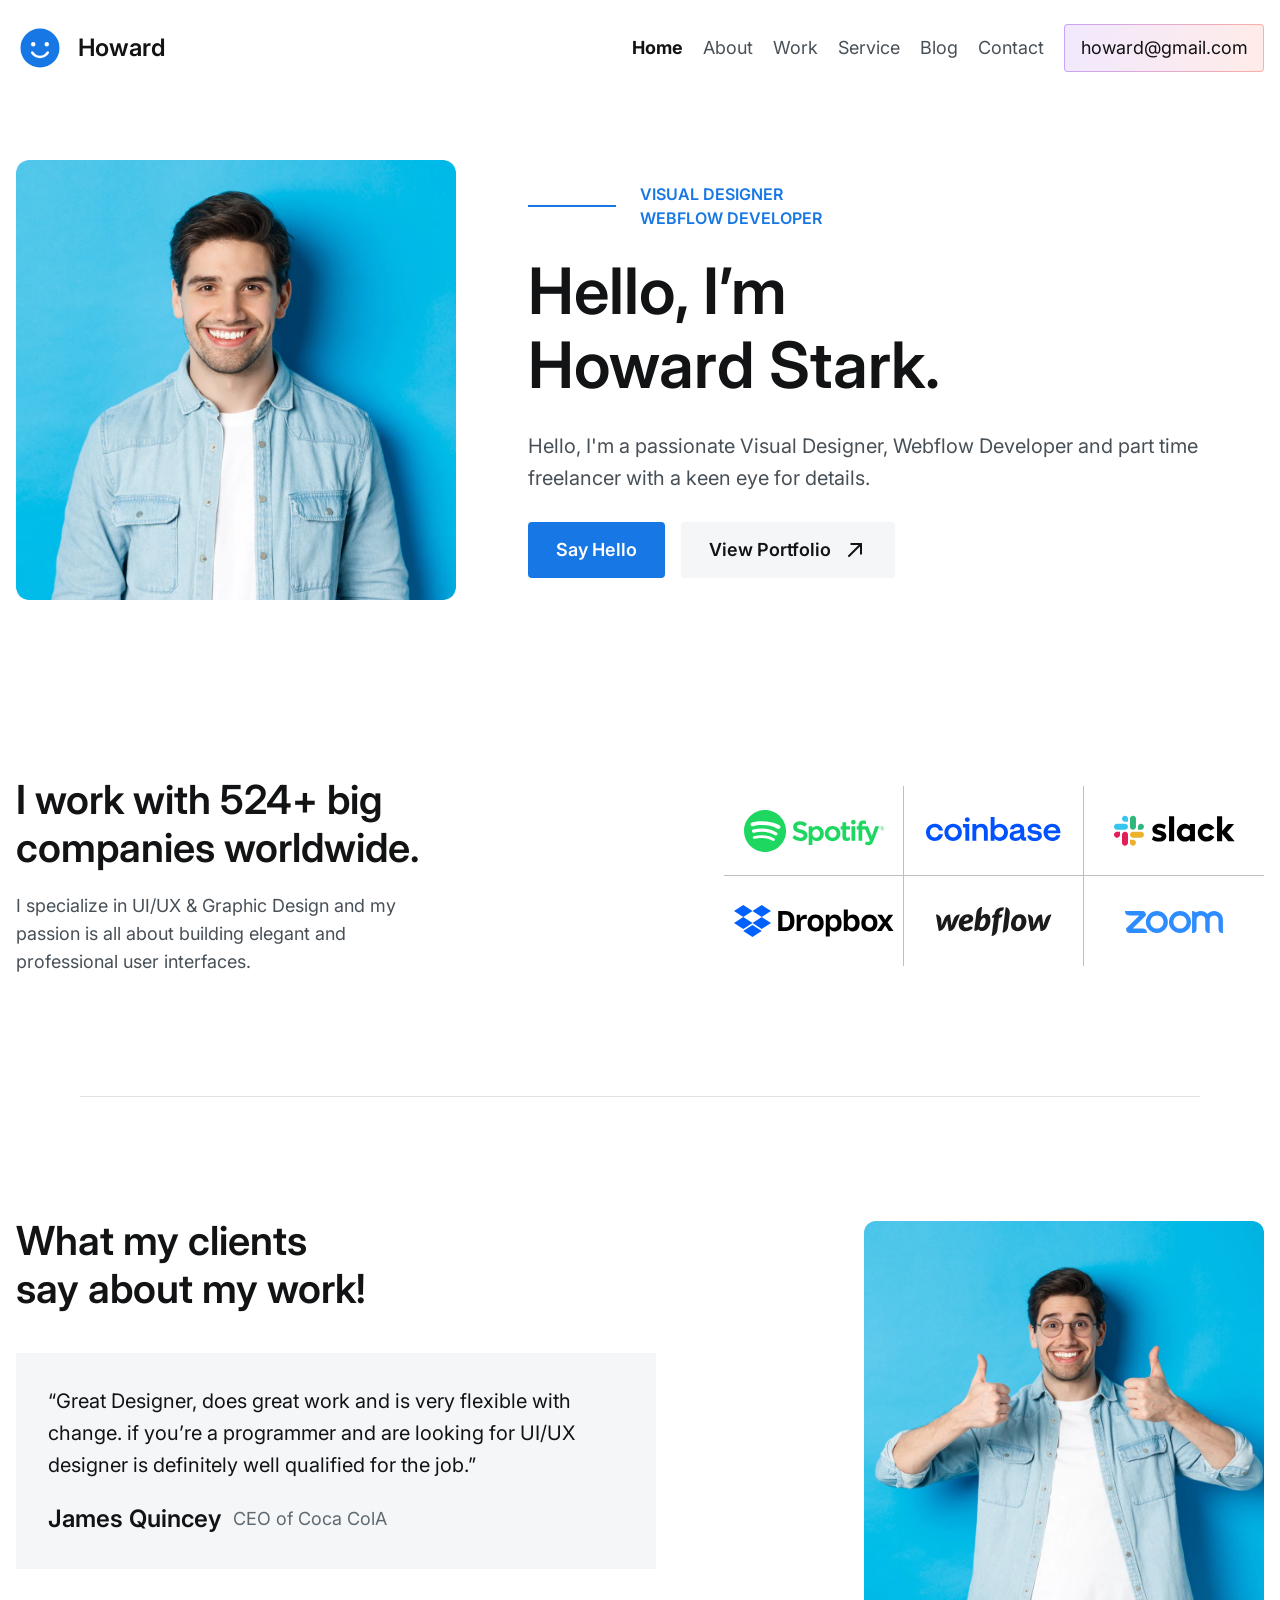
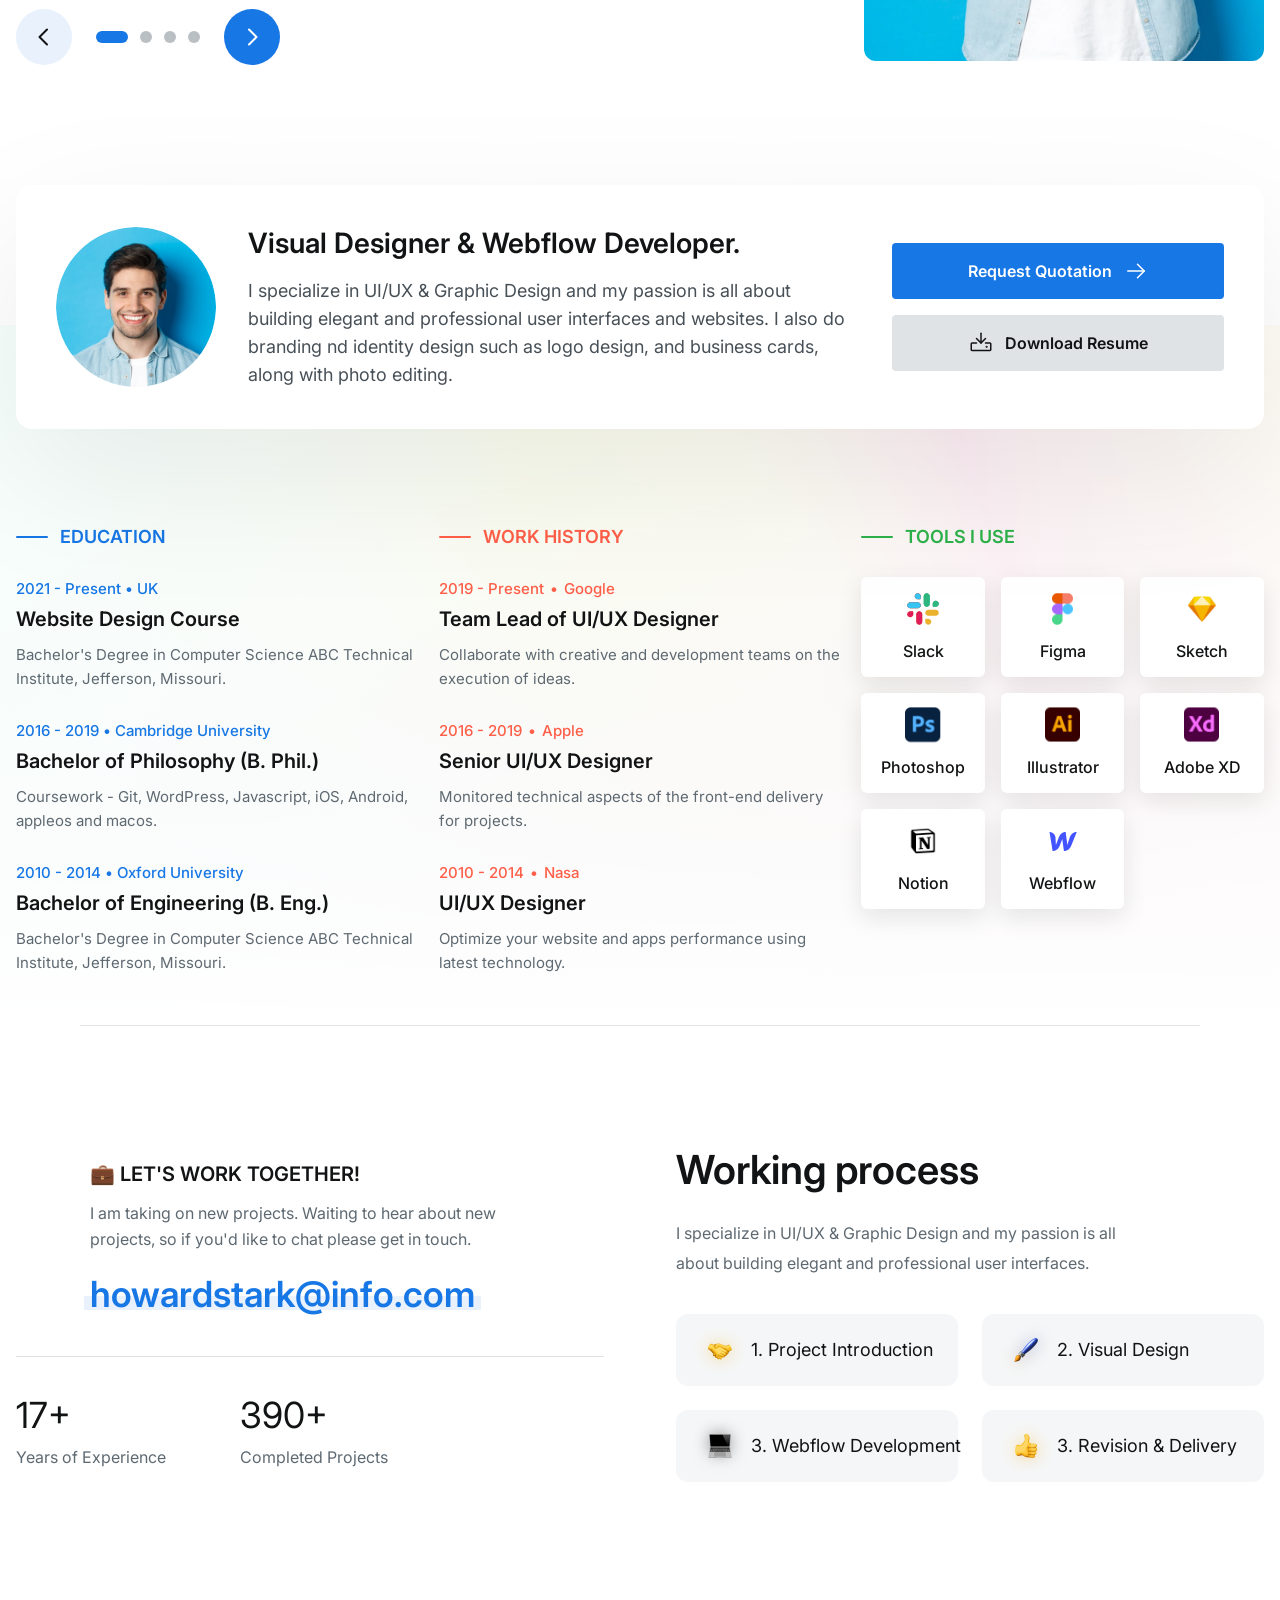
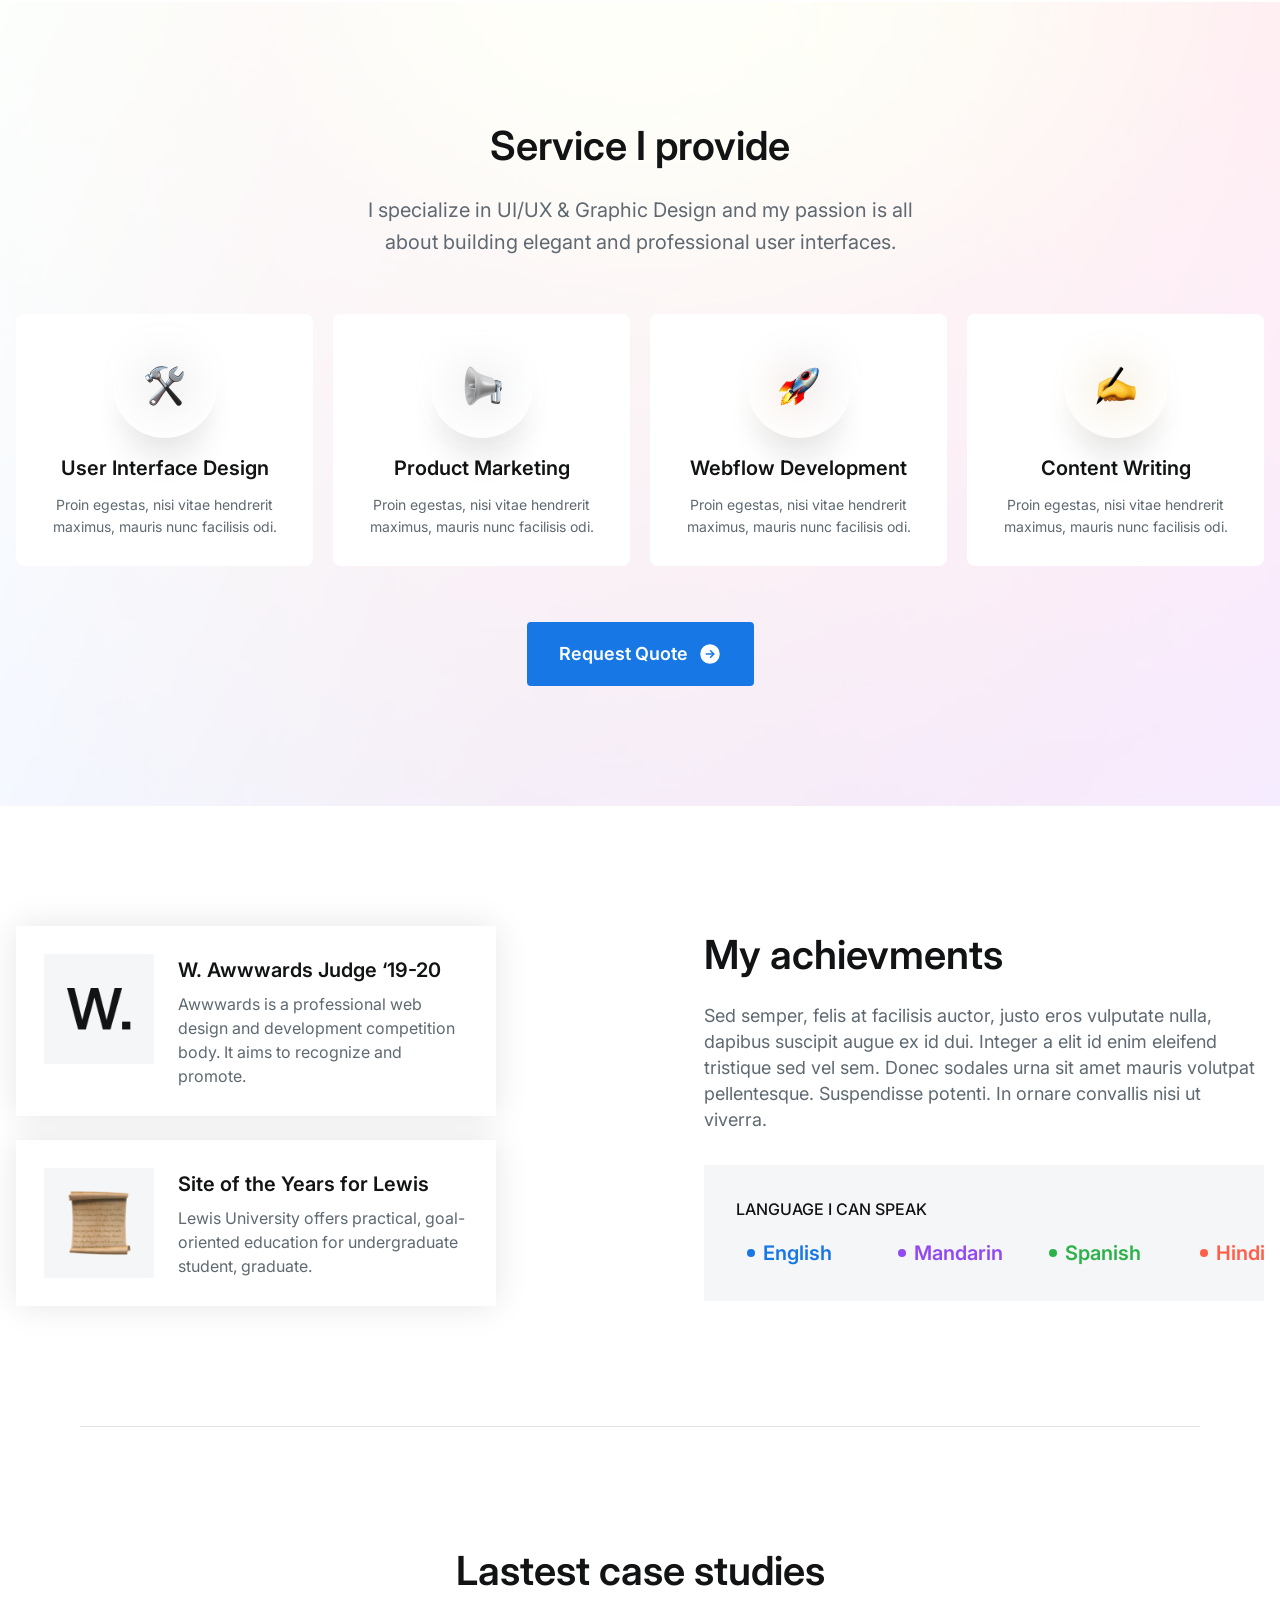
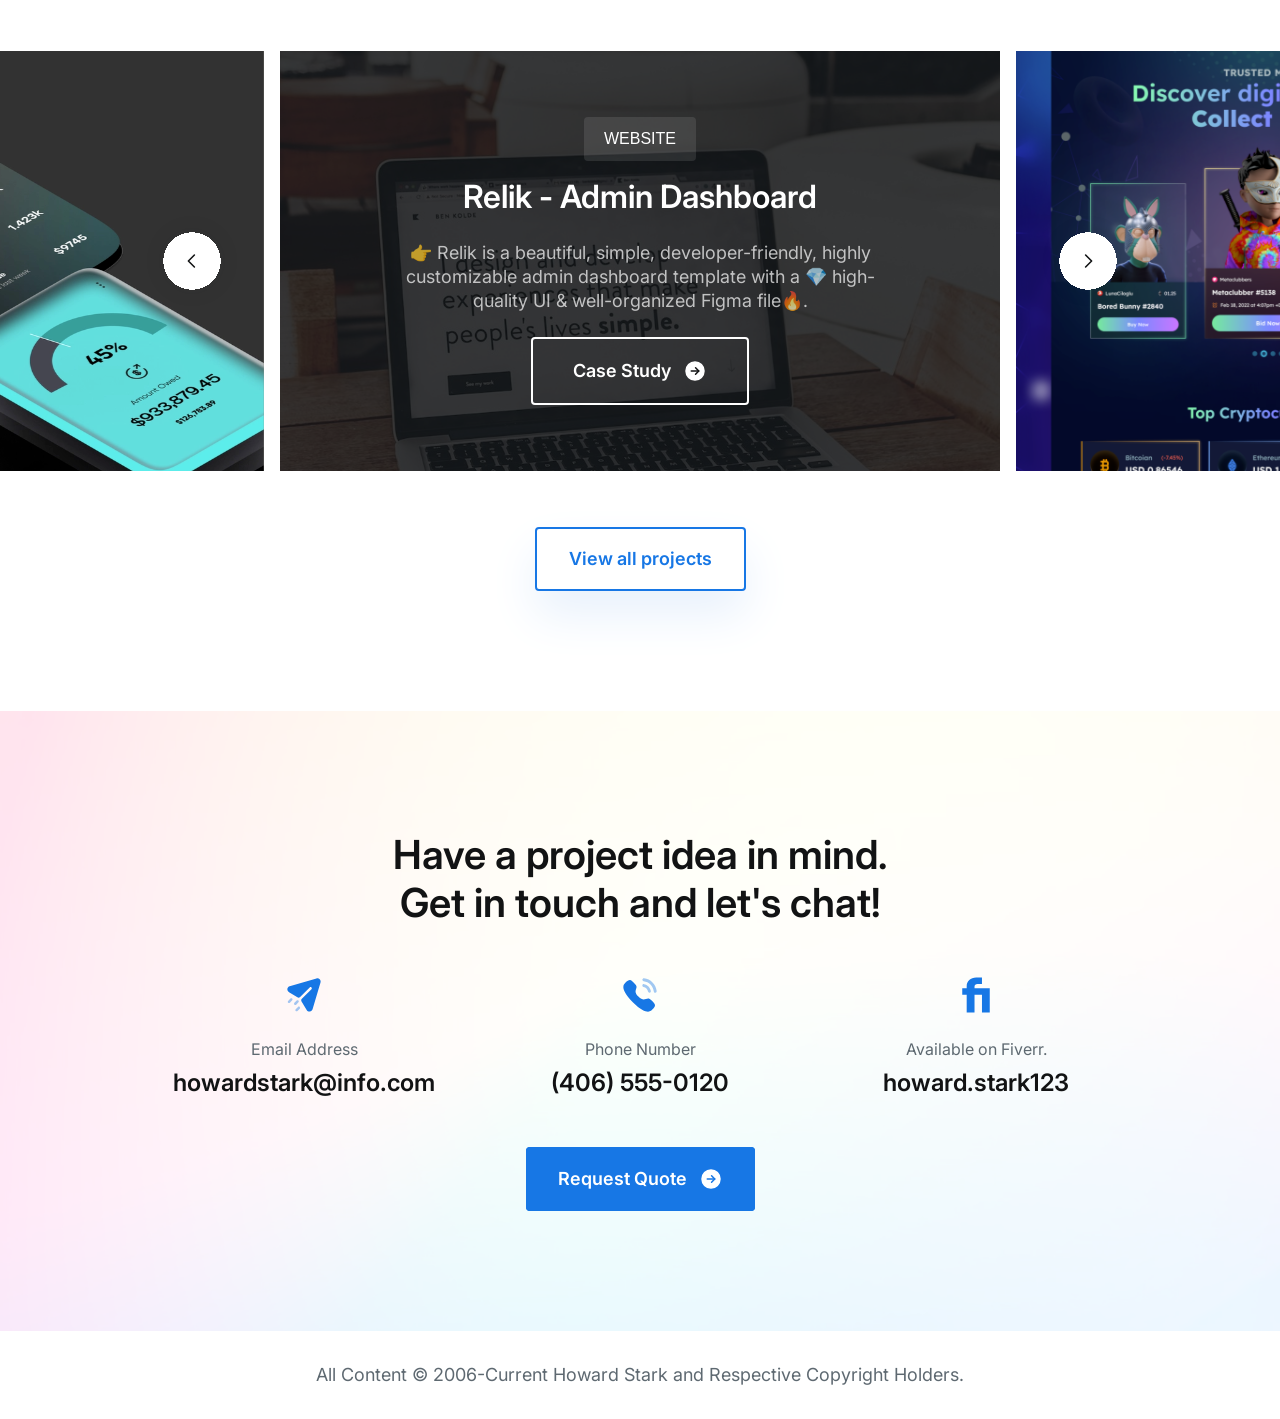
<file: index.html>
<!doctype html>
<html lang="vi">
  <head>
    <meta charset="UTF-8" />
    <meta name="viewport" content="width=device-width, initial-scale=1.0" />
    <title>Howard — Portfolio</title>
    <meta name="description" content="" />

    <link rel="preconnect" href="https://fonts.googleapis.com" />
    <link rel="preconnect" href="https://fonts.gstatic.com" crossorigin />
    <link
      href="https://fonts.googleapis.com/css2?family=Fira+Sans:wght@400;500;600;700&family=Inter:wght@400;500;600;700&family=Sora:wght@400;600;700&family=Work+Sans:wght@400;500;600;700&display=swap"
      rel="stylesheet"
    />

    <link rel="preconnect" href="https://fonts.googleapis.com">
    <link rel="preconnect" href="https://fonts.gstatic.com" crossorigin>
    <link href="https://fonts.googleapis.com/css2?family=Inter:wght@400;500;600;700&display=swap" rel="stylesheet">
    <link rel="stylesheet" href="css/reset.css" />
    <link rel="stylesheet" href="css/variables.css" />
    <link rel="stylesheet" href="css/style.css" />
  </head>
  <body>
    <!-- ============ Navigation ============ -->
    <header class="navigation" id="navigation">
      <div class="navigation-logo">
        <a href="#header" class="navbar__logo">
          <img src="assets/icons/smiling-face.svg" alt="" />
          <h1 class="logo-text">Howard</h1>
        </a>
      </div>
      <ul class="navbar-items">
        <li>
          <a href="#header" class="is-active">Home</a>
        </li>
        <li>
          <a href="#about">About</a>
        </li>
        <li>
          <a href="#personal">Work</a>
        </li>
        <li>
          <a href="#services">Service</a>
        </li>
        <li>
          <a href="#latest">Blog</a>
        </li>
        <li>
          <a href="#contact">Contact</a>
        </li>
        <li class="navbar__mail">
          <a href="mailto:howard@gmail.com">howard@gmail.com</a>
        </li>
      </ul>
    </header>

    <!-- ============ Main ============ -->
    <main class="main">
      <!-- ============ Frame554 ============ -->
      <section class="frame554">
        <!-- ============ Frame552 ============ -->
        <div class="frame552">
          <img src="assets/img/avatar1.png" alt="Portrait of Howard Stark">
          <div class="frame552-content">
            <div class="frame552-heading">
              <div class="frame43">
                <div class="frame43-devider"></div>
                <p>Visual Designer<br>Webflow Developer</p>
              </div>
              <h2>Hello, I’m<br>Howard Stark.</h2>
            </div>
            <p>Hello, I'm a passionate Visual Designer, Webflow Developer and part time freelancer with a keen eye for details.</p>
            <div class="frame552-actions">
              <a href="#contact" class="frame552-btn frame552-btn--primary">Say Hello</a>
              <a href="#portfolio" class="frame552-btn frame552-btn--light">
                View Portfolio
                <img src="assets/icons/arrow-topright.svg" alt="">
              </a>
            </div>
          </div>
        </div>
      </section>

      <!-- ============ Company Logo ============ -->
      <section class="company-logo" id="company-logo">
        <div class="company-logo-content" id="content">
          <h2>I work with 524+ big companies worldwide.</h2>
          <p>I specialize in UI/UX & Graphic Design and my passion is all about building elegant and professional user interfaces.</p>
        </div>
        <ul class="company-logo-logo" id="logo">
          <li>
            <img src="assets/icons/spotify.svg" alt="Spotify">
          </li>
          <li>
            <img src="assets/icons/coinbase.svg" alt="Coinbase">
          </li>
          <li>
            <img src="assets/icons/slack.svg" alt="Slack">
          </li>
          <li>
            <img src="assets/icons/dropblock.svg" alt="Dropbox">
          </li>
          <li>
            <img src="assets/icons/webflow.svg" alt="Webflow">
          </li>
          <li>
            <img src="assets/icons/zoom.svg" alt="Zoom">
          </li>
        </ul>
      </section>

      <div class="devider"></div>

      <!-- ============ Frame551 ============ -->
      <section class="frame551" id="header">
        <div class="frame551-content">
          <h2>What my clients<br>say about my work!</h2>
          <div class="frame551-testimonial">
            <p>“Great Designer, does great work and is very flexible with change. if you’re a programmer and are looking for UI/UX designer is definitely well qualified for the job.”</p>
            <div class="frame551-testimonial-content">
              <p class="frame551-testimonial-content-name">James Quincey</p>
              <p class="frame551-testimonial-content-title">CEO of Coca ColA</p>
            </div>
          </div>
          <div class="frame551-text-actions">
            <button type="button" class="frame551-arrow" aria-label="Previous testimonial">
              <img src="assets/icons/arrow-button-left.svg" alt="">
            </button>
            <div class="frame551-positions" aria-label="Testimonial 1 of 4">
              <span class="Rectangle-30" aria-current="true"></span>
              <span class="frame551-position"></span>
              <span class="frame551-position"></span>
              <span class="frame551-position"></span>
            </div>
            <button type="button" class="frame551-arrow" aria-label="Next testimonial">
              <img src="assets/icons/arrow-button-right.svg" alt="">
            </button>
          </div>
        </div>
        <img src="assets/img/avatar2.png" alt="Portrait of Howard Stark">
      </section>

      <!-- ============ About Me ============ -->
      <section class="about-me" id="about-me">
        
        <div class="about">
          <img src="assets/img/avatar3.png" alt="Portrait of Howard Stark">
          <div class="about-content">
            <h2>Visual Designer & Webflow Developer.</h2>
            <p>I specialize in UI/UX &amp; Graphic Design and my passion is all about building elegant and professional user interfaces and websites. I also do branding nd identity design such as logo design, and business cards, along with photo editing.</p>
          </div>
          <div class="about-button">
            <a href="#contact" class="about-button-primary">
              Request Quotation
              <img src="assets/icons/icon-arrowright.svg" alt="">
            </a>
            <a href="#contact" class="about-button-secondary">
              <img src="assets/icons/icon-download.svg" alt="">
              Download Resume
            </a>
          </div>
        </div>
        <!-- ============ Resume ============ -->
        <div class="resume">
          <!-- ============ Education ============ -->
          <div class="education">
            <h3>Education</h3>
            <div class="education-content">
              <div class="education-content-heading">
                <div class="education-content-heading-funfact">
                  <p>2021 - Present</p>
                  <p>•</p>
                  <p>UK</p>
                </div>
                <h4>Website Design Course</h4>
              </div>
              <p>Bachelor's Degree in Computer Science ABC Technical Institute, Jefferson, Missouri.</p>
            </div>
            <div class="education-content">
              <div class="education-content-heading">
                <div class="education-content-heading-funfact">
                  <p>2016 - 2019</p>
                  <p>•</p>
                  <p>Cambridge University</p>
                </div>
                <h4>Bachelor of Philosophy (B. Phil.)</h4>
              </div>
              <p>Coursework - Git, WordPress, Javascript, iOS, Android, appleos and macos.</p>
            </div>
            <div class="education-content">
              <div class="education-content-heading">
                <div class="education-content-heading-funfact">
                  <p>2010 - 2014</p>
                  <p>•</p>
                  <p>Oxford University</p>
                </div>
                <h4>Bachelor of Engineering (B. Eng.)</h4>
              </div>
              <p>Bachelor's Degree in Computer Science ABC Technical Institute, Jefferson, Missouri.</p>
            </div>
          </div>
          <!-- ============ Work History ============ -->
          <div class="work-history">
            <h3>Work History</h3>
            <div class="work-history-content">
              <div class="work-history-content-heading">
                <div class="work-history-content-heading-funfact">
                  <p>2019 - Present</p>
                  <p>•</p>
                  <p>Google</p>
                </div>
                <h4>Team Lead of UI/UX Designer</h4>
              </div>
              <p>Collaborate with creative and development teams on the execution of ideas.</p>
            </div>
            <div class="work-history-content">
              <div class="work-history-content-heading">
                <div class="work-history-content-heading-funfact">
                  <p>2016 - 2019</p>
                  <p>•</p>
                  <p>Apple</p>
                </div>
                <h4>Senior UI/UX Designer</h4>
              </div>
              <p>Monitored technical aspects of the front-end delivery for projects.</p>
            </div>
            <div class="work-history-content">
              <div class="work-history-content-heading">
                <div class="work-history-content-heading-funfact">
                  <p>2010 - 2014</p>
                  <p>•</p>
                  <p>Nasa</p>
                </div>
                <h4>UI/UX Designer</h4>
              </div>
              <p>Optimize your website and apps performance using latest technology.</p>
            </div>
          </div>
          <!-- ============ Tools i USE ============ -->
          <div class="tools-i-use">
            <h3>Tools i USE</h3>
            <ul class="tools">
              <li class="tool">
                <img src="assets/icons/slack-vertical.svg" alt="Slack Logo">
                <p>Slack</p>
              </li>
              <li class="tool">
                <img src="assets/icons/figma-vertical.svg" alt="Figma Logo">
                <p>Figma</p>
              </li>
              <li class="tool">
                <img src="assets/icons/sketch-vertical.svg" alt="Sketch Logo">
                <p>Sketch</p>
              </li>
              <li class="tool">
                <img src="assets/icons/photoshop-vertical.svg" alt="Photoshop Logo">
                <p>Photoshop</p>
              </li>
              <li class="tool">
                <img src="assets/icons/illustrator-vertical.svg" alt="Illustrator Logo">
                <p>Illustrator</p>
              </li>
              <li class="tool">
                <img src="assets/icons/adobexd-vertical.svg" alt="Adobe XD Logo">
                <p>Adobe XD</p>
              </li>
              <li class="tool">
                <img src="assets/icons/notion-vertical.svg" alt="Notion Logo">
                <p>Notion</p>
              </li>
              <li class="tool">
                <img src="assets/icons/webflow-vertical.svg" alt="Webflow Logo">
                <p>Webflow</p>
              </li>
            </ul>
          </div>
        </div>
      </section>
      <div class="devider"></div>

      <!-- ============ Working Process ============ -->
      <section class="working-process" id="working-process">
        <div class="contact-info">
          <div class="cta">
            <div class="cta-heading">
              <h2>💼 LET'S WORK TOGETHER!</h2>
              <p>I am taking on new projects. Waiting to hear about new <br>projects, so if you'd like to chat please get in touch.</p>
            </div>
            <div class="cta-email">
              <p>howardstark@info.com</p>
              <div class="cta-email-underline"></div>
            </div>
          </div>
          <div class="contact-info-devider"></div>
          <div class="fun-fact">
            <div class="year-of-exp">
              <p>17+</p>
              <h3>Years of Experience</h3>
            </div>
            <div class="completed-projects">
              <p>390+</p>
              <h3>Completed Projects</h3>
            </div>
          </div>
        </div>
        <div class="content">
          <div class="content-heading">
            <h4>Working process</h4>
            <p>I specialize in UI/UX & Graphic Design and my passion is all <br>about building elegant and professional user interfaces.</p>
          </div>
          <ul class="content-process">
            <li class="content-process-item">
              <div class="content-process-item-icon">
                <img class="icon-blur" src="assets/icons/process-icon1.png" alt="">
                <img src="assets/icons/process-icon1.png" alt="">
              </div>
              <p>1. Project Introduction</p>
            </li>
            <li class="content-process-item">
              <div class="content-process-item-icon">
                <img class="icon-blur" src="assets/icons/process-icon2.png" alt="">
                <img src="assets/icons/process-icon2.png" alt="">
              </div>
              <p>2. Visual Design</p>
            </li>
            <li class="content-process-item">
              <div class="content-process-item-icon">
                <img class="icon-blur" src="assets/icons/process-icon3.png" alt="">
                <img src="assets/icons/process-icon3.png" alt="">
              </div>
              <p>3. Webflow Development</p>
            </li>
            <li class="content-process-item">
              <div class="content-process-item-icon">
                <img class="icon-blur" src="assets/icons/process-icon4.png" alt="">
                <img src="assets/icons/process-icon4.png" alt="">
              </div>
              <p>3. Revision & Delivery</p>
            </li>
          </ul>
        </div>
      </section>

      <!-- ============ Service I provide ============ -->
      <section class="service" id="service">
        <div class="service-heading">
          <h2>Service I provide</h2>
          <p>I specialize in UI/UX & Graphic Design and my passion is all about building elegant and professional user interfaces.</p>
        </div>
        <ul class="service-card">
          <li class="service-card-item">
            <div class="service-card-item-icon">
              <img class="icon-service-blur" src="assets/icons/service-icon1.png" alt="">
              <img src="assets/icons/service-icon1.png" alt="">
              <div class="service-card-item-icon-background"></div>
            </div>
            <div class="service-card-item-content">
              <h3>User Interface Design</h3>
              <p>Proin egestas, nisi vitae hendrerit maximus, mauris nunc facilisis odi.</p>
            </div>
          </li>
          <li class="service-card-item">
            <div class="service-card-item-icon">
              <img class="icon-service-blur" src="assets/icons/service-icon2.png" alt="">
              <img src="assets/icons/service-icon2.png" alt="">
              <div class="service-card-item-icon-background"></div>
            </div>
            <div class="service-card-item-content">
              <h3>Product Marketing</h3>
              <p>Proin egestas, nisi vitae hendrerit maximus, mauris nunc facilisis odi.</p>
            </div>
          </li>
          <li class="service-card-item">
            <div class="service-card-item-icon">
              <img class="icon-service-blur" src="assets/icons/service-icon3.png" alt="">
              <img src="assets/icons/service-icon3.png" alt="">
              <div class="service-card-item-icon-background"></div>
            </div>
            <div class="service-card-item-content">
              <h3>Webflow Development</h3>
              <p>Proin egestas, nisi vitae hendrerit maximus, mauris nunc facilisis odi.</p>
            </div>
          </li>
          <li class="service-card-item">
            <div class="service-card-item-icon">
              <img class="icon-service-blur" src="assets/icons/service-icon4.png" alt="">
              <img src="assets/icons/service-icon4.png" alt="">
              <div class="service-card-item-icon-background"></div>
            </div>
            <div class="service-card-item-content">
              <h3>Content Writing</h3>
              <p>Proin egestas, nisi vitae hendrerit maximus, mauris nunc facilisis odi.</p>
            </div>
          </li>
        </ul>
        <div class="service-button">
          <a href="#contact" class="service-button-primary">
            Request Quote
            <img src="assets/icons/arrow-whitecycle-right.svg">
          </a>
        </div>
      </section>

      <!-- ============ Awards ============ -->
      <section class="awards" id="awards">
        <div class="awards-card">
          <div class="awards-card-item">
            <div class="awards-card-item-icon">
              <img src="assets/icons/award-icon1.png" alt="">
            </div>
            <div class="awards-card-item-content">
              <h3>W. Awwwards Judge ‘19-20</h3>
              <p>Awwwards is a professional web design and development competition body. It aims to recognize and promote.</p>
            </div>
          </div>
          <div class="awards-card-item">
            <div class="awards-card-item-icon">
              <img src="assets/icons/award-icon2.png" alt="">
            </div>
            <div class="awards-card-item-content">
              <h3>Site of the Years for Lewis</h3>
              <p>Lewis University offers practical, goal-oriented education for undergraduate student, graduate.</p>
            </div>
          </div>
        </div>  
        <div class="awards-content">
          <div class="awards-content-heading">
            <h2>My achievments</h2>
            <p>Sed semper, felis at facilisis auctor, justo eros vulputate nulla, dapibus suscipit augue ex id dui. Integer a elit id enim eleifend tristique sed vel sem. Donec sodales urna sit amet mauris volutpat pellentesque. Suspendisse potenti. In ornare convallis nisi ut viverra.</p>
          </div>
          <div class="awards-content-language">
            <h4>LANGUAGE I CAN SPEAK</h4>
            <ul class="awards-content-language-list">
              <li>
                <span class="dot" aria-hidden="true"></span>
                <p>English</p>
              </li>
              <li>
                <span class="dot" aria-hidden="true"></span>
                <p>Mandarin</p>
              </li>
              <li>
                <span class="dot" aria-hidden="true"></span>
                <p>Spanish</p>
              </li>
              <li>
                <span class="dot" aria-hidden="true"></span>
                <p>Hindi</p>
              </li>
            </ul>
          </div>
        </div>
      </section>
      <div class="devider"></div>

      <!-- ============ Lastest case studies ============ -->
      <section class="projects" id="projects">
        <h2>Lastest case studies</h2>
        <div class="projects-card">
          <div class="projects-card-item">
            <img class="projects-card-media" src="assets/img/project1.svg" alt="Mobile analytics dashboard">
          </div>
          <div class="projects-card-item projects-card-item--featured">
            <img class="projects-card-media" src="assets/img/project2.png" alt="Laptop on a table showing a website">
            <div class="projects-card-overlay">
              <div class="projects-card-heading">
                <div class="projects-card-heading-content">
                  <p class="projects-card-frame64">WEBSITE</p>
                  <h3>Relik - Admin Dashboard</h3>
                </div>
                <p>👉 Relik is a beautiful, simple, developer-friendly, highly customizable admin dashboard template with a 💎 high-quality UI &amp; well-organized Figma file🔥.</p>
              </div>
              <a href="#projects" class="projects-card-case">
                Case Study
                <img src="assets/icons/black-arrow-whitecycle-right.svg" alt="">
              </a>
            </div>
          </div>
          <div class="projects-card-item">
            <img class="projects-card-media" src="assets/img/project3.svg" alt="NFT marketplace preview">
          </div>
          <button type="button" class="projects-card-button projects-card-button--prev" aria-label="Previous project">
            <img src="assets/icons/whitecycle-left.svg" alt="">
          </button>
          <button type="button" class="projects-card-button projects-card-button--next" aria-label="Next project">
            <img src="assets/icons/whitecycle-right.svg" alt="">
          </button>
        </div>
        <div class="projects-button">
          <a href="#projects" class="projects-button-primary">
            View all projects
          </a>
        </div>
      </section>
    </main>

    <!-- ============ Footer ============ -->
    <footer class="footer" id="footer">
      <div class="footer-CTA">
        <h2>Have a project idea in mind.<br>Get in touch and let's chat!</h2>
        <div class="footer-CTA-frame497">
          <div class="footer-CTA-frame494">
            <img src="assets/icons/email-icon.svg" alt="">
            <div class="footer-CTA-frame494-content">
              <h3>Email Address</h3>
              <p>howardstark@info.com</p>
            </div>
          </div>
          <div class="footer-CTA-frame495">
            <img src="assets/icons/phone-icon.svg" alt="">
            <div class="footer-CTA-frame495-content">
              <h3>Phone Number</h3>
              <p>(406) 555-0120</p>
            </div>
          </div>
          <div class="footer-CTA-frame496">
            <img src="assets/icons/fiverr-icon.svg" alt="">
            <div class="footer-CTA-frame496-content">
              <h3>Available on Fiverr.</h3>
              <p>howard.stark123</p>
            </div>
          </div>
        </div>
        <div class="footer-CTA-button">
          <a href="#contact" class="footer-CTA-button-primary">
            Request Quote
            <img src="assets/icons/arrow-whitecycle-right.svg" alt="">
          </a>
        </div>
      </div>
      <div class="footer-copyright">
        <h2>All Content © 2006-Current Howard Stark and Respective Copyright Holders.</h2>
      </div>
    </footer>
  </body>
</html>
</file>
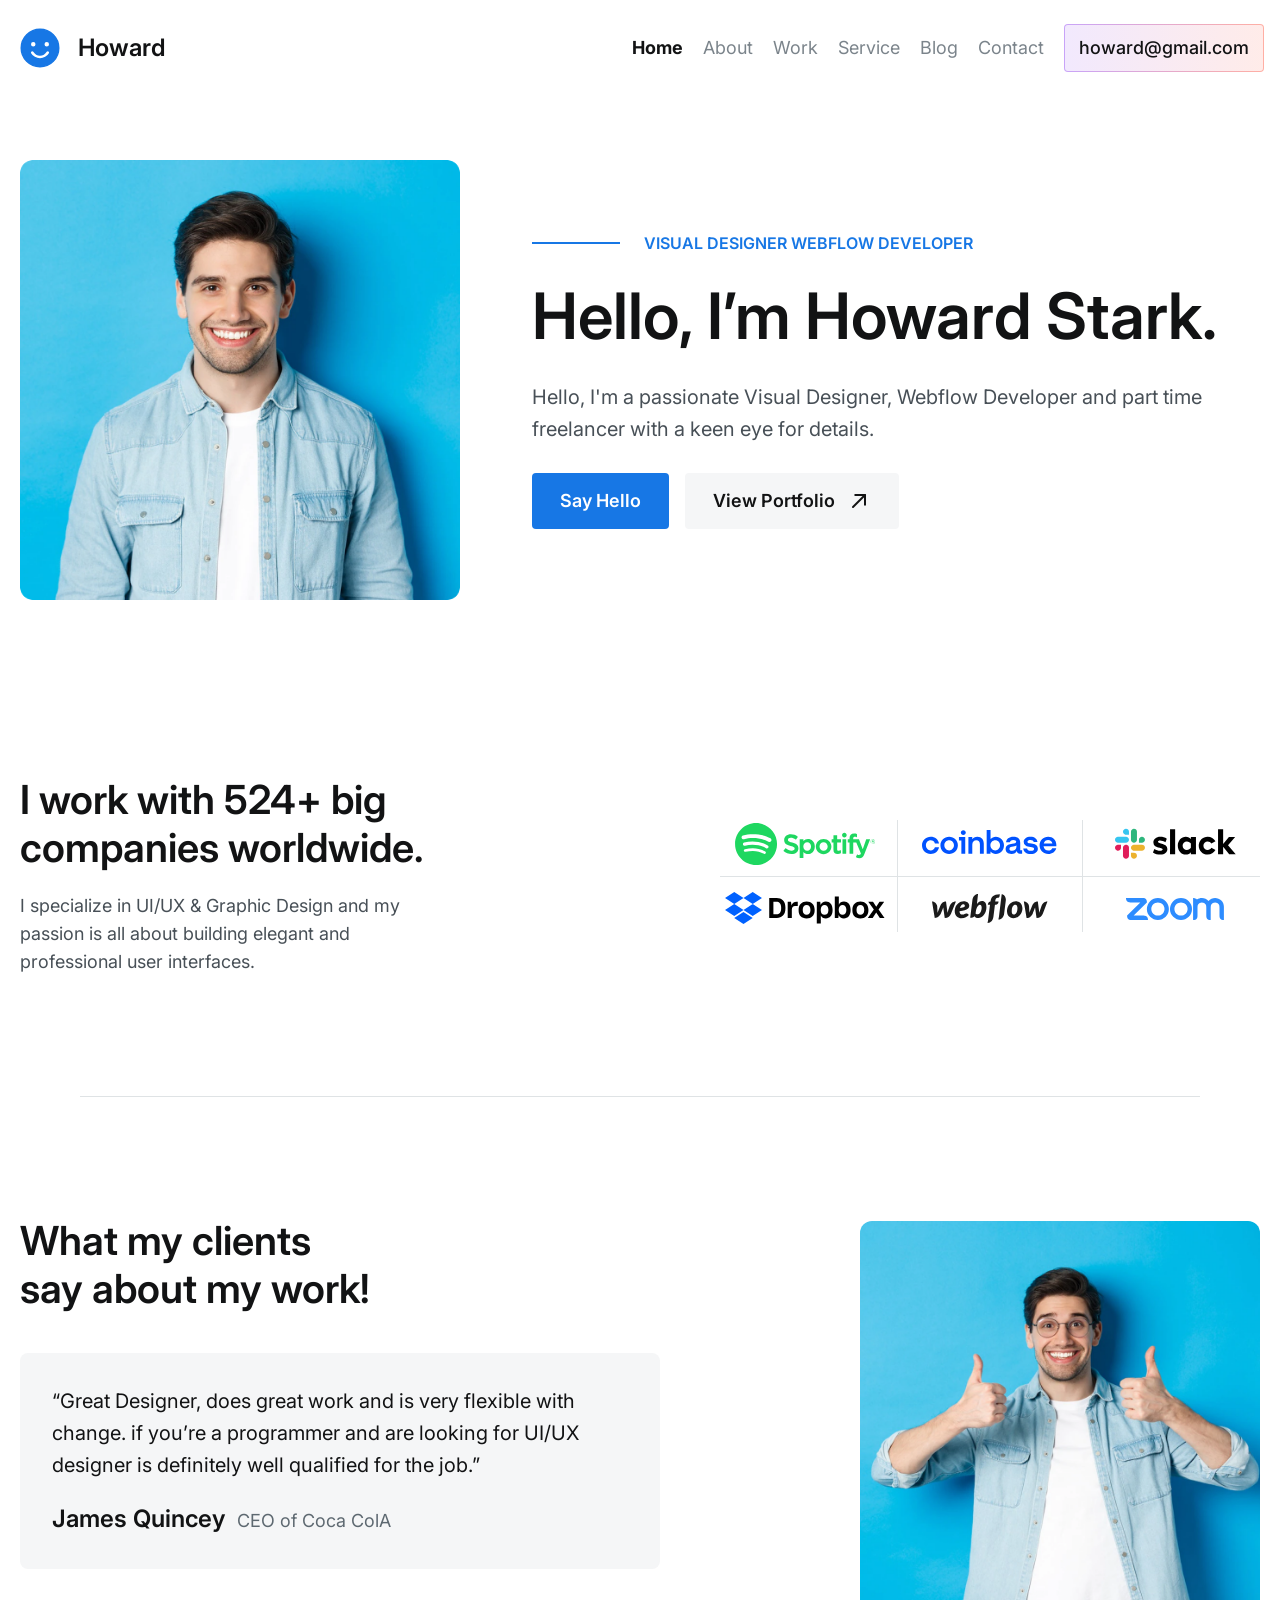
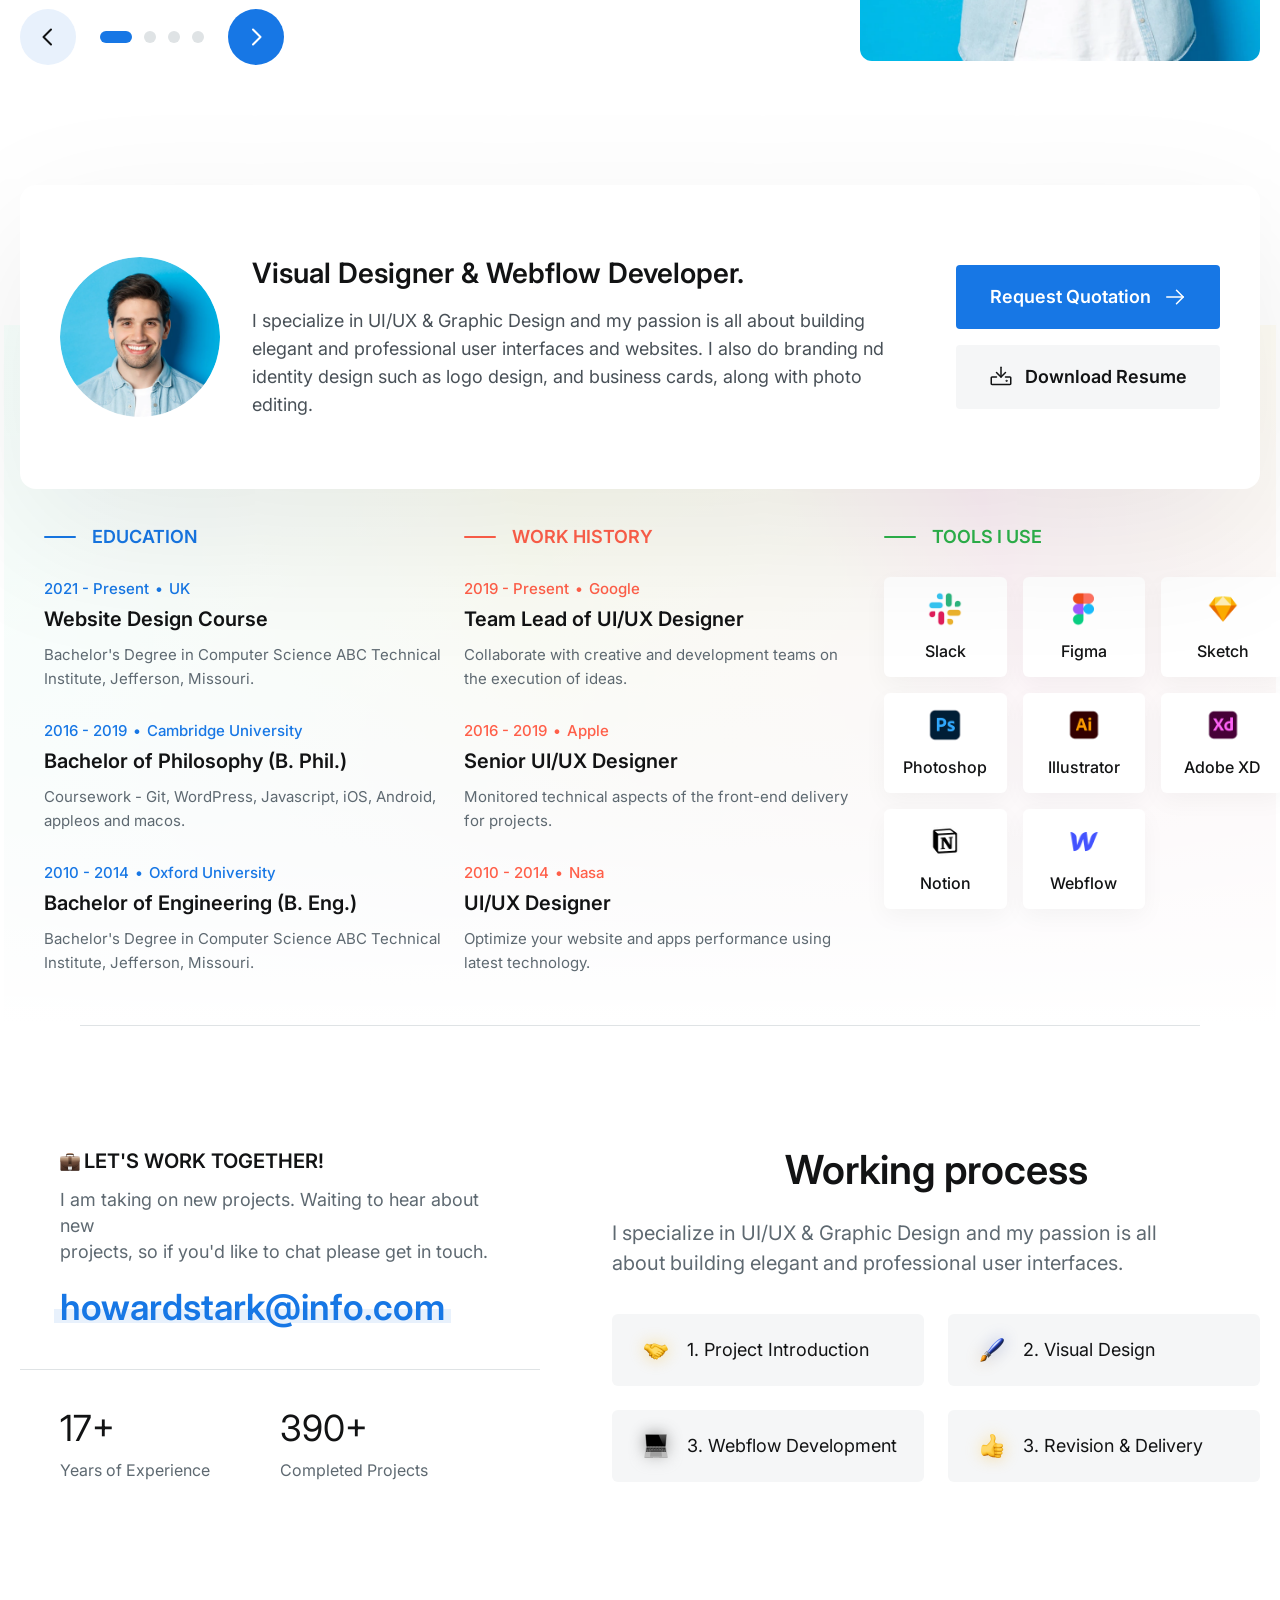
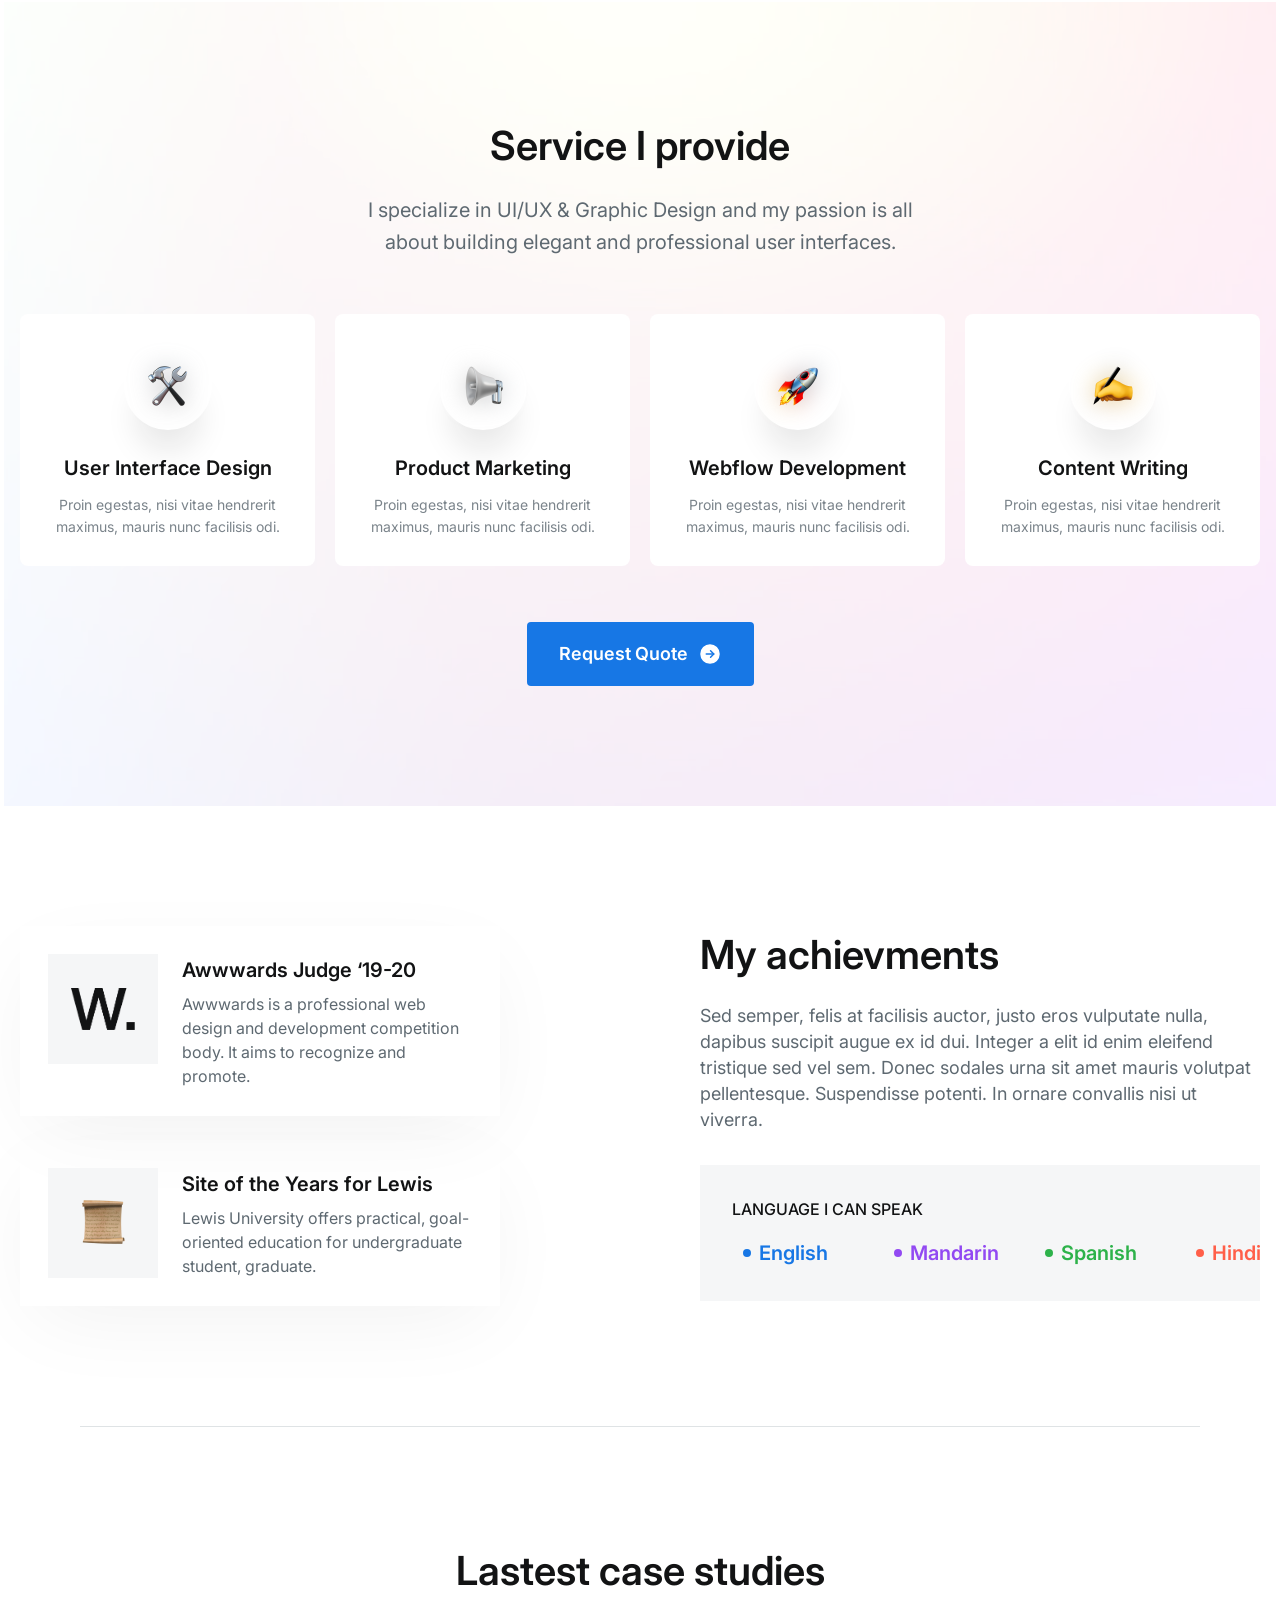
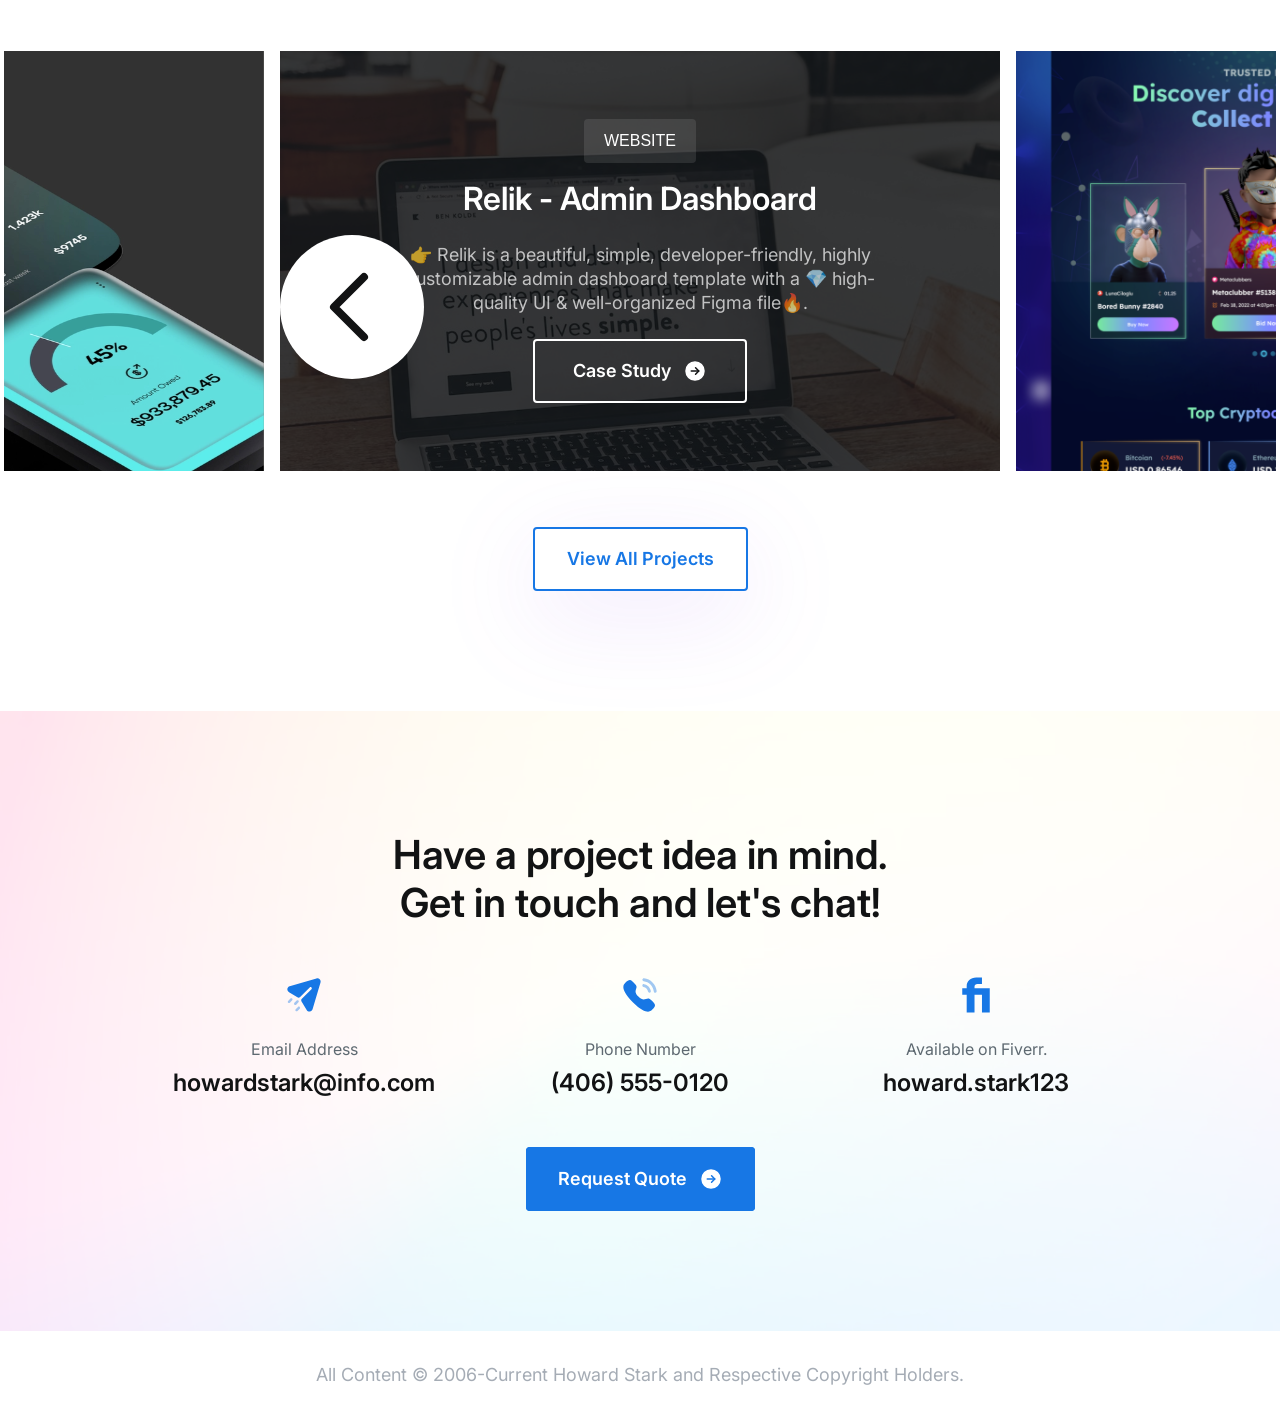
<file: task1/index.html>
<!doctype html>
<html lang="vi">
  <head>
    <meta charset="UTF-8" />
    <meta name="viewport" content="width=device-width, initial-scale=1.0" />
    <title>Howard — Portfolio</title>
    <meta name="description" content="" />

    <link rel="preconnect" href="https://fonts.googleapis.com" />
    <link rel="preconnect" href="https://fonts.gstatic.com" crossorigin />
    <link
      href="https://fonts.googleapis.com/css2?family=Fira+Sans:wght@400;500;600;700&family=Inter:wght@400;500;600;700&family=Sora:wght@400;600;700&family=Work+Sans:wght@400;500;600;700&display=swap"
      rel="stylesheet"
    />

    <link rel="preconnect" href="https://fonts.googleapis.com">
    <link rel="preconnect" href="https://fonts.gstatic.com" crossorigin>
    <link href="https://fonts.googleapis.com/css2?family=Inter:wght@400;500;600;700&display=swap" rel="stylesheet">
    <link rel="stylesheet" href="css/reset.css" />
    <link rel="stylesheet" href="css/variables.css" />
    <link rel="stylesheet" href="css/style.css" />
  </head>
  <body>
    <!-- ============ Navigation ============ -->
    <header class="navigation" id="navigation">
      <div class="navigation-logo">
        <a href="#header" class="navbar__logo">
          <img src="assets/icons/smiling-face.svg" alt="" />
          <h1 class="logo-text">Howard</h1>
        </a>
      </div>
      <ul class="navbar-items">
        <li>
          <a href="#header" class="is-active">Home</a>
        </li>
        <li>
          <a href="#about">About</a>
        </li>
        <li>
          <a href="#personal">Work</a>
        </li>
        <li>
          <a href="#services">Service</a>
        </li>
        <li>
          <a href="#latest">Blog</a>
        </li>
        <li>
          <a href="#contact">Contact</a>
        </li>
        <li class="navbar__mail">
          <a href="mailto:howard@gmail.com">howard@gmail.com</a>
        </li>
      </ul>
    </header>

    <!-- ============ Main ============ -->
    <main class="main">
      <!-- ============ Frame554 ============ -->
      <section class="frame554">
        <!-- ============ Frame552 ============ -->
        <div class="frame552">
          <img src="assets/img/avatar1.png" alt="Portrait of Howard Stark">
          <div class="frame552-content">
            <div class="frame552-heading">
              <div class="frame43">
                <div class="frame43-devider"></div>
                <p>Visual Designer <br>Webflow Developer</p>
              </div>
              <h2>Hello, I’m <br>Howard Stark.</h2>
            </div>
            <p>Hello, I'm a passionate Visual Designer, Webflow Developer and part time freelancer with a keen eye for details.</p>
            <div class="frame552-actions">
              <a href="#contact" class="frame552-btn frame552-btn--primary">Say Hello</a>
              <a href="#portfolio" class="frame552-btn frame552-btn--light" target="_blank" rel="noopener noreferrer">
                View Portfolio
                <img src="assets/icons/arrow-topright.svg" alt="">
              </a>
            </div>
          </div>
        </div>
      </section>

      <!-- ============ Company Logo ============ -->
      <section class="company-logo" id="company-logo">
        <div class="company-logo-content" id="content">
          <h2>I work with 524+ big companies worldwide.</h2>
          <p>I specialize in UI/UX & Graphic Design and my passion is all about building elegant and professional user interfaces.</p>
        </div>
        <ul class="company-logo-logo" id="logo">
          <li>
            <img src="assets/icons/spotify.svg" alt="Spotify">
          </li>
          <li>
            <img src="assets/icons/coinbase.svg" alt="Coinbase">
          </li>
          <li>
            <img src="assets/icons/slack.svg" alt="Slack">
          </li>
          <li>
            <img src="assets/icons/dropblock.svg" alt="Dropbox">
          </li>
          <li>
            <img src="assets/icons/webflow.svg" alt="Webflow">
          </li>
          <li>
            <img src="assets/icons/zoom.svg" alt="Zoom">
          </li>
          <span class="company-logo-logo__vline1" style="grid-column:2;grid-row:1/-1" aria-hidden="true"></span>
          <span class="company-logo-logo__vline2" style="grid-column:4;grid-row:1/-1" aria-hidden="true"></span>
          <span class="company-logo-logo__hline company-logo-logo__hline--1" aria-hidden="true"></span>
          <span class="company-logo-logo__hline company-logo-logo__hline--2" aria-hidden="true"></span>
        </ul>
      </section>

      <div class="devider"></div>

      <!-- ============ Frame551 ============ -->
      <section class="frame551" id="header">
        <div class="frame551-content">
          <h2>What my clients<br>say about my work!</h2>
          <div class="frame551-testimonial">
            <p>“Great Designer, does great work and is very flexible with change. if you’re a programmer and are looking for UI/UX designer is definitely well qualified for the job.”</p>
            <div class="frame551-testimonial-content">
              <p class="frame551-testimonial-content-name">James Quincey</p>
              <p class="frame551-testimonial-content-title">CEO of Coca ColA</p>
            </div>
          </div>
          <div class="frame551-text-actions">
            <button type="button" class="frame551-arrow" aria-label="Previous testimonial">
              <img src="assets/icons/arrow-button-left.svg" alt="">
            </button>
            <div class="frame551-positions" aria-label="Testimonial 1 of 4">
              <span class="Rectangle-30" aria-current="true"></span>
              <span class="frame551-position"></span>
              <span class="frame551-position"></span>
              <span class="frame551-position"></span>
            </div>
            <button type="button" class="frame551-arrow" aria-label="Next testimonial">
              <img src="assets/icons/arrow-button-right.svg" alt="">
            </button>
          </div>
        </div>
        <img src="assets/img/avatar2.png" alt="Portrait of Howard Stark">
      </section>

      <!-- ============ About Me ============ -->
      <section class="about-me" id="about-me">
        
        <div class="about">
          <img src="assets/img/avatar3.png" alt="Portrait of Howard Stark">
          <div class="about-content">
            <h2>Visual Designer & Webflow Developer.</h2>
            <p>I specialize in UI/UX &amp; Graphic Design and my passion is all about building elegant and professional user interfaces and websites. I also do branding nd identity design such as logo design, and business cards, along with photo editing.</p>
          </div>
          <div class="about-button">
            <button class="about-button-primary">
              <span>Request Quotation</span>
              <img src="assets/icons/icon-arrowright.svg" alt="">
            </button>
            <button class="about-button-secondary">
              <img src="assets/icons/icon-download.svg" alt="">
              <span>Download Resume</span>
            </button>
          </div>
        </div>
        <!-- ============ Resume ============ -->
        <div class="resume">
          <!-- ============ Education ============ -->
          <div class="education">
            <h3>Education</h3>
            <div class="education-content">
              <div class="education-content-heading">
                <div class="education-content-heading-funfact">
                  <p>2021 - Present</p>
                  <p>•</p>
                  <p>UK</p>
                </div>
                <h4>Website Design Course</h4>
              </div>
              <p>Bachelor's Degree in Computer Science ABC Technical Institute, Jefferson, Missouri.</p>
            </div>
            <div class="education-content">
              <div class="education-content-heading">
                <div class="education-content-heading-funfact">
                  <p>2016 - 2019</p>
                  <p>•</p>
                  <p>Cambridge University</p>
                </div>
                <h4>Bachelor of Philosophy (B. Phil.)</h4>
              </div>
              <p>Coursework - Git, WordPress, Javascript, iOS, Android, appleos and macos.</p>
            </div>
            <div class="education-content">
              <div class="education-content-heading">
                <div class="education-content-heading-funfact">
                  <p>2010 - 2014</p>
                  <p>•</p>
                  <p>Oxford University</p>
                </div>
                <h4>Bachelor of Engineering (B. Eng.)</h4>
              </div>
              <p>Bachelor's Degree in Computer Science ABC Technical Institute, Jefferson, Missouri.</p>
            </div>
          </div>
          <!-- ============ Work History ============ -->
          <div class="work-history">
            <h3>Work History</h3>
            <div class="work-history-content">
              <div class="work-history-content-heading">
                <div class="work-history-content-heading-funfact">
                  <p>2019 - Present</p>
                  <p>•</p>
                  <p>Google</p>
                </div>
                <h4>Team Lead of UI/UX Designer</h4>
              </div>
              <p>Collaborate with creative and development teams on the execution of ideas.</p>
            </div>
            <div class="work-history-content">
              <div class="work-history-content-heading">
                <div class="work-history-content-heading-funfact">
                  <p>2016 - 2019</p>
                  <p>•</p>
                  <p>Apple</p>
                </div>
                <h4>Senior UI/UX Designer</h4>
              </div>
              <p>Monitored technical aspects of the front-end delivery for projects.</p>
            </div>
            <div class="work-history-content">
              <div class="work-history-content-heading">
                <div class="work-history-content-heading-funfact">
                  <p>2010 - 2014</p>
                  <p>•</p>
                  <p>Nasa</p>
                </div>
                <h4>UI/UX Designer</h4>
              </div>
              <p>Optimize your website and apps performance using latest technology.</p>
            </div>
          </div>
          <!-- ============ Tools i USE ============ -->
          <div class="tools-i-use">
            <h3>Tools i USE</h3>
            <ul class="tools">
              <li class="tool">
                <img src="assets/icons/slack-vertical.png" alt="Slack Logo">
                <p>Slack</p>
              </li>
              <li class="tool">
                <img src="assets/icons/figma-vertical.png" alt="Figma Logo">
                <p>Figma</p>
              </li>
              <li class="tool">
                <img src="assets/icons/sketch-vertical.png" alt="Sketch Logo">
                <p>Sketch</p>
              </li>
              <li class="tool">
                <img src="assets/icons/photoshop-vertical.png" alt="Photoshop Logo">
                <p>Photoshop</p>
              </li>
              <li class="tool">
                <img src="assets/icons/illustrator-vertical.png" alt="Illustrator Logo">
                <p>Illustrator</p>
              </li>
              <li class="tool">
                <img src="assets/icons/adobexd-vertical.png" alt="Adobe XD Logo">
                <p>Adobe XD</p>
              </li>
              <li class="tool">
                <img src="assets/icons/notion-vertical.png" alt="Notion Logo">
                <p>Notion</p>
              </li>
              <li class="tool">
                <img src="assets/icons/webflow-vertical.png" alt="Webflow Logo">
                <p>Webflow</p>
              </li>
            </ul>
          </div>
        </div>
      </section>
      <div class="devider"></div>

      <!-- ============ Working Process ============ -->
      <section class="working-process" id="working-process">
        <div class="contact-info">
          <div class="cta">
            <div class="cta-heading">
              <div class="cta-heading-icon">
                <img src="assets/icons/briefcase-icon.svg" alt="Smile Face">
                <h2>LET'S WORK TOGETHER!</h2>
              </div>
              <p>I am taking on new projects. Waiting to hear about new <br>projects, so if you'd like to chat please get in touch.</p>
            </div>
            <div class="cta-email">
              <p>howardstark@info.com</p>
              <div class="cta-email-underline"></div>
            </div>
          </div>
          <div class="contact-info-devider"></div>
          <div class="fun-fact">
            <div class="year-of-exp">
              <p>17+</p>
              <h3>Years of Experience</h3>
            </div>
            <div class="completed-projects">
              <p>390+</p>
              <h3>Completed Projects</h3>
            </div>
          </div>
        </div>
        <div class="content">
          <div class="content-heading">
            <h4>Working process</h4>
            <p>I specialize in UI/UX & Graphic Design and my passion is all <br>about building elegant and professional user interfaces.</p>
          </div>
          <ul class="content-process">
            <li class="content-process-item">
              <div class="content-process-item-icon">
                <img class="icon-blur" src="assets/icons/process-icon1.png" alt="">
                <img src="assets/icons/process-icon1.png" alt="">
              </div>
              <p>1. Project Introduction</p>
            </li>
            <li class="content-process-item">
              <div class="content-process-item-icon">
                <img class="icon-blur" src="assets/icons/process-icon2.png" alt="">
                <img src="assets/icons/process-icon2.png" alt="">
              </div>
              <p>2. Visual Design</p>
            </li>
            <li class="content-process-item">
              <div class="content-process-item-icon">
                <img class="icon-blur" src="assets/icons/process-icon3.png" alt="">
                <img src="assets/icons/process-icon3.png" alt="">
              </div>
              <p>3. Webflow Development</p>
            </li>
            <li class="content-process-item">
              <div class="content-process-item-icon">
                <img class="icon-blur" src="assets/icons/process-icon4.png" alt="">
                <img src="assets/icons/process-icon4.png" alt="">
              </div>
              <p>3. Revision & Delivery</p>
            </li>
          </ul>
        </div>
      </section>

      <!-- ============ Service I provide ============ -->
      <section class="service" id="service">
        <div class="service-heading">
          <h2>Service I provide</h2>
          <p>I specialize in UI/UX & Graphic Design and my passion is all about building elegant and professional user interfaces.</p>
        </div>
        <ul class="service-card">
          <li class="service-card-item">
            <div class="service-card-item-icon">
              <img class="icon-service-blur" src="assets/icons/service-icon1.png" alt="">
              <img src="assets/icons/service-icon1.png" alt="">
              <div class="service-card-item-icon-background"></div>
            </div>
            <div class="service-card-item-content">
              <h3>User Interface Design</h3>
              <p>Proin egestas, nisi vitae hendrerit maximus, mauris nunc facilisis odi.</p>
            </div>
          </li>
          <li class="service-card-item">
            <div class="service-card-item-icon">
              <img class="icon-service-blur" src="assets/icons/service-icon2.png" alt="">
              <img src="assets/icons/service-icon2.png" alt="">
              <div class="service-card-item-icon-background"></div>
            </div>
            <div class="service-card-item-content">
              <h3>Product Marketing</h3>
              <p>Proin egestas, nisi vitae hendrerit maximus, mauris nunc facilisis odi.</p>
            </div>
          </li>
          <li class="service-card-item">
            <div class="service-card-item-icon">
              <img class="icon-service-blur" src="assets/icons/service-icon3.png" alt="">
              <img src="assets/icons/service-icon3.png" alt="">
              <div class="service-card-item-icon-background"></div>
            </div>
            <div class="service-card-item-content">
              <h3>Webflow Development</h3>
              <p>Proin egestas, nisi vitae hendrerit maximus, mauris nunc facilisis odi.</p>
            </div>
          </li>
          <li class="service-card-item">
            <div class="service-card-item-icon">
              <img class="icon-service-blur" src="assets/icons/service-icon4.png" alt="">
              <img src="assets/icons/service-icon4.png" alt="">
              <div class="service-card-item-icon-background"></div>
            </div>
            <div class="service-card-item-content">
              <h3>Content Writing</h3>
              <p>Proin egestas, nisi vitae hendrerit maximus, mauris nunc facilisis odi.</p>
            </div>
          </li>
        </ul>
        <div class="service-button">
          <a href="#contact" class="service-button-primary">
            Request Quote
            <img src="assets/icons/arrow-whitecycle-right.svg">
          </a>
        </div>
      </section>

      <!-- ============ Awards ============ -->
      <section class="awards" id="awards">
        <div class="awards-card">
          <div class="awards-card-item">
            <div class="awards-card-item-icon">
              <img src="assets/icons/award-icon1.png" alt="">
            </div>
            <div class="awards-card-item-content">
              <h3>Awwwards Judge ‘19-20</h3>
              <p>Awwwards is a professional web design and development competition body. It aims to recognize and promote.</p>
            </div>
          </div>
          <div class="awards-card-item">
            <div class="awards-card-item-icon">
              <img src="assets/icons/award-icon2.png" alt="">
            </div>
            <div class="awards-card-item-content">
              <h3>Site of the Years for Lewis</h3>
              <p>Lewis University offers practical, goal-oriented education for undergraduate student, graduate.</p>
            </div>
          </div>
        </div>  
        <div class="awards-content">
          <div class="awards-content-heading">
            <h2>My achievments</h2>
            <p>Sed semper, felis at facilisis auctor, justo eros vulputate nulla, dapibus suscipit augue ex id dui. Integer a elit id enim eleifend tristique sed vel sem. Donec sodales urna sit amet mauris volutpat pellentesque. Suspendisse potenti. In ornare convallis nisi ut viverra.</p>
          </div>
          <div class="awards-content-language">
            <h4>LANGUAGE I CAN SPEAK</h4>
            <ul class="awards-content-language-list">
              <li>
                <span class="dot" aria-hidden="true"></span>
                <p>English</p>
              </li>
              <li>
                <span class="dot" aria-hidden="true"></span>
                <p>Mandarin</p>
              </li>
              <li>
                <span class="dot" aria-hidden="true"></span>
                <p>Spanish</p>
              </li>
              <li>
                <span class="dot" aria-hidden="true"></span>
                <p>Hindi</p>
              </li>
            </ul>
          </div>
        </div>
      </section>
      <div class="devider"></div>

      <!-- ============ Lastest case studies ============ -->
      <section class="projects" id="projects">
        <h2>Lastest case studies</h2>
        <div class="projects-card">
          <div class="projects-card-item">
            <img class="projects-card-media" src="assets/img/project1.svg" alt="Mobile analytics dashboard">
          </div>
          <div class="projects-card-item projects-card-item--featured">
            <img class="projects-card-media" src="assets/img/project2.png" alt="Laptop on a table showing a website">
            <div class="projects-card-overlay">
              <div class="projects-card-heading">
                <div class="projects-card-heading-content">
                  <p class="projects-card-frame64">WEBSITE</p>
                  <h3>Relik - Admin Dashboard</h3>
                </div>
                <p>👉 Relik is a beautiful, simple, developer-friendly, highly customizable admin dashboard template with a 💎 high-quality UI &amp; well-organized Figma file🔥.</p>
              </div>
              <a href="#projects" class="projects-card-case">
                Case Study
                <img src="assets/icons/black-arrow-whitecycle-right.svg" alt="">
              </a>
            </div>
          </div>
          <div class="projects-card-item">
            <img class="projects-card-media" src="assets/img/project3.svg" alt="NFT marketplace preview">
          </div>
          <div class="projects-card-button-container projects-card-button-container--prev">
            <button type="button" class="projects-card-button" aria-label="Previous project">
              <img src="assets/icons/CaretLeft.svg" alt="">
            </button>
          </div>
          <div class="projects-card-button-container projects-card-button-container--next">
            <button type="button" class="projects-card-button" aria-label="Next project">
              <img src="assets/icons/CaretRight.svg" alt="">
            </button>
          </div>
        </div>
        <div class="projects-button">
          <a href="#projects" class="projects-button-primary">
            View All Projects
          </a>
        </div>
      </section>
    </main>

    <!-- ============ Footer ============ -->
    <footer class="footer" id="footer">
      <div class="footer-CTA">
        <h2>Have a project idea in mind.<br>Get in touch and let's chat!</h2>
        <div class="footer-CTA-frame497">
          <div class="footer-CTA-frame494">
            <img src="assets/icons/email-icon.svg" alt="">
            <div class="footer-CTA-frame494-content">
              <h3>Email Address</h3>
              <a href="mailto:howardstark@info.com">howardstark@info.com</a>
            </div>
          </div>
          <div class="footer-CTA-frame495">
            <img src="assets/icons/phone-icon.svg" alt="">
            <div class="footer-CTA-frame495-content">
              <h3>Phone Number</h3>
              <a href="tel:+4065550120">(406) 555-0120</a>
            </div>
          </div>
          <div class="footer-CTA-frame496">
            <img src="assets/icons/fiverr-icon.svg" alt="">
            <div class="footer-CTA-frame496-content">
              <h3>Available on Fiverr.</h3>
              <p>howard.stark123</p>
            </div>
          </div>
        </div>
        <div class="footer-CTA-button">
          <a href="#contact" class="footer-CTA-button-primary">
            Request Quote
            <img src="assets/icons/arrow-whitecycle-right.svg" alt="">
          </a>
        </div>
      </div>
      <div class="footer-copyright">
        <h2>All Content © 2006-Current Howard Stark and Respective Copyright Holders.</h2>
      </div>
    </footer>
  </body>
</html>
</file>
<file: css/variables.css>
:root {
    /* ---- COLOR ---- */

    /* ---- Colors (main) ---- */
    --color-main50: #E8F1FC; 
    --color-main100: #D1E4FA; 
    --color-main200: #A2C9F5; 
    --color-main300: #74ADEF; 
    --color-main400: #4592EA; 
    --color-main500: #1777E5; 
    --color-main600: #125FB7; 
    --color-main700: #0E4789; 
    --color-main800: #09305C; 
    --color-main900: #05182E; 
    /* ---- Colors (product) ---- */
    --color-product50: #E6F8FF; 
    --color-product100: #CCF1FF; 
    --color-product200: #99E4FF; 
    --color-product300: #66D6FF; 
    --color-product400: #33C9FF; 
    --color-product500: #00BBFF; 
    --color-product600: #0096CC; 
    --color-product700: #007099; 
    --color-product800: #004B66; 
    --color-product900: #002533; 
    /* ---- Colors (resume) ---- */
    --color-resume50: #FAEEEE; 
    --color-resume100: #F5DEDD; 
    --color-resume200: #ECBDBB; 
    --color-resume300: #E29B99; 
    --color-resume400: #D97A77; 
    --color-resume500: #CF5955; 
    --color-resume600: #A64744; 
    --color-resume700: #7C3533; 
    --color-resume800: #532422; 
    --color-resume900: #291211; 
    /* ---- Colors (ceo) ---- */
    --color-ceo50: #FFEFED; 
    --color-ceo100: #FFDFDB; 
    --color-ceo200: #FFBFB6; 
    --color-ceo300: #FF9F92; 
    --color-ceo400: #FF7F6D; 
    --color-ceo500: #FF5F49; 
    --color-ceo600: #CC4C3A; 
    --color-ceo700: #99392C; 
    --color-ceo800: #66261D; 
    --color-ceo900: #33130F;
    /* ---- Colors (ceo-2) ---- */
    --color-ceo-2-50: #EBEFF7; 
    --color-ceo-2-100: #CFD8E5; 
    --color-ceo-2-200: #A9B9CC; 
    --color-ceo-2-300: #889BB6; 
    --color-ceo-2-400: #6D84A6; 
    --color-ceo-2-500: #536D97; 
    --color-ceo-2-600: #3E5985; 
    --color-ceo-2-700: #274577; 
    --color-ceo-2-800: #153367; 
    --color-ceo-2-900: #0D2159;
    /* ---- Colors (dev) ---- */
    --color-dev50: #FEFBEF; 
    --color-dev100: #FDF8DF; 
    --color-dev200: #FAF1C0; 
    --color-dev300: #F8E9A0; 
    --color-dev400: #F5E281; 
    --color-dev500: #F3DB61; 
    --color-dev600: #C2AF4E; 
    --color-dev700: #92833A; 
    --color-dev800: #615827; 
    --color-dev900: #312C13;
    /* ---- Colors (dev-2) ---- */
    --color-dev-2-50: #E9F0EC; 
    --color-dev-2-100: #D3E2DA; 
    --color-dev-2-200: #A7C4B4; 
    --color-dev-2-300: #7BA78F; 
    --color-dev-2-400: #4F8969; 
    --color-dev-2-500: #236C44; 
    --color-dev-2-600: #1C5636; 
    --color-dev-2-700: #154129; 
    --color-dev-2-800: #0E2B1B; 
    --color-dev-2-900: #07160E;
        /* ---- Colors (gray) ---- */
    --color-gray50: #F5F6F7; 
    --color-gray100: #DFE3E5; 
    --color-gray200: #BABFC3; 
    --color-gray300: #9AA1A6; 
    --color-gray400: #7B848B; 
    --color-gray500: #5E6971; 
    --color-gray600: #485057; 
    --color-gray700: #353A3E; 
    --color-gray800: #222628; 
    --color-gray900: #121314;
    --color-white: #FFFFFF;
    /* ---- Colors (uiux) ---- */
    --color-uiux50: #F4EDFE; 
    --color-uiux100: #E9DBFC; 
    --color-uiux200: #D3B6FA; 
    --color-uiux300: #BE92F7; 
    --color-uiux400: #A86DF5; 
    --color-uiux500: #9249F2; 
    --color-uiux600: #753AC2; 
    --color-uiux700: #582C91; 
    --color-uiux800: #3A1D61; 
    --color-uiux900: #1D0F30;
    /* ---- Colors (doctor) ---- */
    --color-doctor50: #FFFBE8; 
    --color-doctor100: #FFF7D1; 
    --color-doctor200: #FFF0A3; 
    --color-doctor300: #FFE876; 
    --color-doctor400: #FFE148; 
    --color-doctor500: #FFD91A; 
    --color-doctor600: #CCAE15; 
    --color-doctor700: #998210; 
    --color-doctor800: #66570A; 
    --color-doctor900: #332B05;
    /* ---- Colors (photo) ---- */
    --color-photo50: #EAF7ED; 
    --color-photo100: #D5F0DB; 
    --color-photo200: #ABE0B7; 
    --color-photo300: #81D192; 
    --color-photo400: #57C16E; 
    --color-photo500: #2DB24A; 
    --color-photo600: #248E3B; 
    --color-photo700: #1B6B2C; 
    --color-photo800: #12471E; 
    --color-photo900: #09240F;

    /* ---- TYPOGRAPHY ---- */
    --font-main: "Inter", sans-serif;
    --font-product-design: "Work Sans";
    --font-ceo: "Satoshi";
    --font-resume: "Fira Sans";
    --font-dev: "Inter";


    --main-display1: 600 80px/1.2 var(--font-main); color: var(--color-gray900);
    --main-h1: 600 48px/1.2 var(--font-main); color: var(--color-gray900);
    --main-h2: 600 40px/1.2 var(--font-main); color: var(--color-gray900);
    --main-h3: 600 32px/1.2 var(--font-main); color: var(--color-gray900);
    --main-h4: 600 24px/1.2 var(--font-main); color: var(--color-gray900);
    --main-h5: 600 18px/1.2 var(--font-main); color: var(--color-gray900);

    --main-cap1: 600 20px/1.2 var(--font-main); color: var(--color-gray900);
    --main-cap2: 600 18px/1.2 var(--font-main); color: var(--color-gray900);
    --main-cap3: 600 16px/1.2 var(--font-main); color: var(--color-gray900);
    --main-cap4: 600 14px/1.2 var(--font-main); color: var(--color-gray900);
    --main-cap5: 600 12px/1.2 var(--font-main); color: var(--color-gray900);
    --main-cap6: 600 10px/1.2 var(--font-main); color: var(--color-gray900);

    --main-body-xxl-400: 400 24px/1.2 var(--font-main); color: var(--color-gray900);
    --main-body-xxl-500: 500 24px/1.2 var(--font-main); color: var(--color-gray900);

    --main-body-xl-400: 400 20px/1.2 var(--font-main); color: var(--color-gray900);
    --main-body-xl-500: 500 20px/1.2 var(--font-main); color: var(--color-gray900);

    --main-body-large-400: 400 18px/1.2 var(--font-main); color: var(--color-gray900);
    --main-body-large-500: 500 18px/1.2 var(--font-main); color: var(--color-gray900);

    --main-body-regular-400: 400 16px/1.2 var(--font-main); color: var(--color-gray900);
    --main-body-regular-500: 500 16px/1.2 var(--font-main); color: var(--color-gray900);

    --main-body-small-400: 400 14px/1.2 var(--font-main); color: var(--color-gray900);
    --main-body-small-500: 500 14px/1.2 var(--font-main); color: var(--color-gray900);

    --main-body-xs-400: 400 12px/1.2 var(--font-main); color: var(--color-gray900);
    --main-body-xs-500: 500 12px/1.2 var(--font-main); color: var(--color-gray900);

    --ceo-display1: 900 80px/1.2 var(--font-main); color: var(--color-ceo-2-900);
    --ceo-display2: 900 72px/1.2 var(--font-main); color: var(--color-ceo-2-900);

    --ceo-h1: 900 56px/1.2 var(--font-ceo); color: var(--color-ceo-2-900);
    --ceo-h2: 900 48px/1.2 var(--font-ceo); color: var(--color-ceo-2-900);
    --ceo-h3: 900 40px/1.2 var(--font-ceo); color: var(--color-ceo-2-900);
    --ceo-h4: 900 32px/1.2 var(--font-ceo); color: var(--color-ceo-2-900);
    --ceo-h5: 900 24px/1.2 var(--font-ceo); color: var(--color-ceo-2-900);
    --ceo-h6: 900 16px/1.2 var(--font-ceo); color: var(--color-ceo-2-900);

    --ceo-cap1: 700 20px/1.2 var(--font-ceo); color: var(--color-ceo-2-900);
    --ceo-cap2: 700 18px/1.2 var(--font-ceo); color: var(--color-ceo-2-900);
    --ceo-cap3: 700 16px/1.2 var(--font-ceo); color: var(--color-ceo-2-900);
    --ceo-cap4: 700 14px/1.2 var(--font-ceo); color: var(--color-ceo-2-900);
    --ceo-cap5: 700 12px/1.2 var(--font-ceo); color: var(--color-ceo-2-900);
    --ceo-cap6: 700 10px/1.2 var(--font-ceo); color: var(--color-ceo-2-900);

    --ceo-body-xxl-400: 400 24px/1.2 var(--font-ceo); color: var(--color-ceo-2-900);
    --ceo-body-xxl-500: 500 24px/1.2 var(--font-ceo); color: var(--color-ceo-2-900);
    --ceo-body-xxl-700: 700 24px/1.2 var(--font-ceo); color: var(--color-ceo-2-900);  

    --ceo-body-xl-400: 400 20px/1.2 var(--font-ceo); color: var(--color-ceo-2-900);
    --ceo-body-xl-500: 500 20px/1.2 var(--font-ceo); color: var(--color-ceo-2-900);
    --ceo-body-xl-700: 700 20px/1.2 var(--font-ceo); color: var(--color-ceo-2-900);

    --ceo-body-large-400: 400 18px/1.2 var(--font-ceo); color: var(--color-ceo-2-900);
    --ceo-body-large-500: 500 18px/1.2 var(--font-ceo); color: var(--color-ceo-2-900);
    --ceo-body-large-700: 700 18px/1.2 var(--font-ceo); color: var(--color-ceo-2-900);

    --ceo-body-regular-400: 400 16px/1.2 var(--font-ceo); color: var(--color-ceo-2-900);
    --ceo-body-regular-500: 500 16px/1.2 var(--font-ceo); color: var(--color-ceo-2-900);
    --ceo-body-regular-700: 700 16px/1.2 var(--font-ceo); color: var(--color-ceo-2-900);

    --ceo-body-small-400: 400 14px/1.2 var(--font-ceo); color: var(--color-ceo-2-900);
    --ceo-body-small-500: 500 14px/1.2 var(--font-ceo); color: var(--color-ceo-2-900);
    --ceo-body-small-700: 700 14px/1.2 var(--font-ceo); color: var(--color-ceo-2-900);

    --ceo-body-xs-400: 400 12px/1.2 var(--font-ceo); color: var(--color-ceo-2-900);
    --ceo-body-xs-500: 500 12px/1.2 var(--font-ceo); color: var(--color-ceo-2-900);
    --ceo-body-xs-700: 700 12px/1.2 var(--font-ceo); color: var(--color-ceo-2-900);

    --product-design-h1: 700 56px/1.2 var(--font-product-design); color: var(--color-gray-900);
    --product-design-h2: 700 48px/1.2 var(--font-product-design); color: var(--color-gray-900);
    --product-design-h3: 700 40px/1.2 var(--font-product-design); color: var(--color-gray-900);
    --product-design-h4: 700 32px/1.2 var(--font-product-design); color: var(--color-gray-900);
    --product-design-h5: 700 24px/1.2 var(--font-product-design); color: var(--color-gray-900);
    --product-design-h6: 700 16px/1.2 var(--font-product-design); color: var(--color-gray-900);

    --product-design-cap1: 500 20px/1.2 var(--font-product-design); color: var(--color-gray-900);
    --product-design-cap2: 500 18px/1.2 var(--font-product-design); color: var(--color-gray-900);
    --product-design-cap3: 500 16px/1.2 var(--font-product-design); color: var(--color-gray-900);
    --product-design-cap4: 500 14px/1.2 var(--font-product-design); color: var(--color-gray-900);
    --product-design-cap5: 500 12px/1.2 var(--font-product-design); color: var(--color-gray-900);
    --product-design-cap6: 500 10px/1.2 var(--font-product-design); color: var(--color-gray-900);

    --product-design-body-xxl-400: 400 24px/1.2 var(--font-product-design); color: var(--color-gray-900);
    --product-design-body-xxl-500: 500 24px/1.2 var(--font-product-design); color: var(--color-gray-900);
    --product-design-body-xxl-600: 600 24px/1.2 var(--font-product-design); color: var(--color-gray-900);

    --product-design-body-xl-400: 400 20px/1.2 var(--font-product-design); color: var(--color-gray-900);
    --product-design-body-xl-500: 500 20px/1.2 var(--font-product-design); color: var(--color-gray-900);
    --product-design-body-xl-600: 600 20px/1.2 var(--font-product-design); color: var(--color-gray-900);

    --product-design-body-large-400: 400 18px/1.2 var(--font-product-design); color: var(--color-gray-900);
    --product-design-body-large-500: 500 18px/1.2 var(--font-product-design); color: var(--color-gray-900);
    --product-design-body-large-600: 600 18px/1.2 var(--font-product-design); color: var(--color-gray-900);

    --product-design-body-regular-400: 400 16px/1.2 var(--font-product-design); color: var(--color-gray-900);
    --product-design-body-regular-500: 500 16px/1.2 var(--font-product-design); color: var(--color-gray-900);
    --product-design-body-regular-600: 600 16px/1.2 var(--font-product-design); color: var(--color-gray-900);

    --product-design-body-small-400: 400 14px/1.2 var(--font-product-design); color: var(--color-gray-900);
    --product-design-body-small-500: 500 14px/1.2 var(--font-product-design); color: var(--color-gray-900);
    --product-design-body-small-600: 600 14px/1.2 var(--font-product-design); color: var(--color-gray-900);

    --product-design-body-xs-400: 400 12px/1.2 var(--font-product-design); color: var(--color-gray-900);
    --product-design-body-xs-500: 500 12px/1.2 var(--font-product-design); color: var(--color-gray-900);
    --product-design-body-xs-600: 600 12px/1.2 var(--font-product-design); color: var(--color-gray-900);

    --dev-display1: 700 64px/1.2 var(--font-dev); color: var(--color-gray-900);
    --dev-h1: 700 48px/1.2 var(--font-dev); color: var(--color-gray-900);
    --dev-h1: 700 44px/1.2 var(--font-dev); color: var(--color-gray-900);
    --dev-h1: 700 36px/1.2 var(--font-dev); color: var(--color-gray-900);
    --dev-h1: 700 32px/1.2 var(--font-dev); color: var(--color-gray-900);
    --dev-h5: 700 24px/1.2 var(--font-dev); color: var(--color-gray-900);

    --dev-button-medium: 700 16px/1.2 var(--font-dev); color: var(--color-gray-900);
    --dev-button-small: 700 14px/1.2 var(--font-dev); color: var(--color-gray-900);

    --dev-cap1: 600 20px/1.2 var(--font-dev); color: var(--color-gray-900);
    --dev-cap2: 600 18px/1.2 var(--font-dev); color: var(--color-gray-900);
    --dev-cap3: 600 16px/1.2 var(--font-dev); color: var(--color-gray-900);
    --dev-cap4: 600 14px/1.2 var(--font-dev); color: var(--color-gray-900);
    --dev-cap5: 600 12px/1.2 var(--font-dev); color: var(--color-gray-900);
    --dev-cap6: 600 10px/1.2 var(--font-dev); color: var(--color-gray-900);


}
</file>
<file: css/style.css>
html {
    scrollbar-width: none;
}

body {
    -ms-overflow-style: none;
}

body::-webkit-scrollbar {
    display: none;
}

body {
    background: var(--color-white);
    color: var(--color-white);
    display: flex;
    flex-direction: column;
    align-items: center;
    padding: 0px;
    position: relative;
    width: 100%;
    margin: 0 auto;
    
}

.main {
    width: 100vw;
    max-width: 1920px;
    margin: 0 auto;
    padding-inline: clamp(16px, calc((100vw - 1320px) / 2), 300px);
}

.devider {
    display: flex;
    width: 100%;
    height: 1px;
    background: var(--color-gray100);
    max-width: 1320px;
    align-items: center;
    justify-content: center;
}

@media (max-width: 1439px) {
    .devider {
        max-width: min(1120px, 100%);
        margin-inline: auto;
    }
}
@media (max-width: 1024px) {
    .devider {
        max-width: 100%;
        width: 100%;
    }
}
@media (max-width: 768px) {
    .devider {
        max-width: 100%;
    }
}

/* ============ (frame554) ============ */
.frame554 {
    width: 100%;
    color: var(--color-white);
    display: flex;
    flex-direction: column;
    align-items: center;
    justify-content: center;
    align-items: center;
    padding-block: 88px;
    padding-inline: 0px;
    padding-bottom: 72px;
}

/* ============ (Header) ============ */
.navigation {
    width: 100%;
    display: flex;
    flex-direction: row;
    align-items: center;
    padding-block: 32px;
    padding-inline: clamp(16px, calc((100vw - 1320px) / 2), 300px);
    width: 100%;
    flex: none;
    order: 0;
    flex-grow: 0;
    justify-content: space-between;
}

.navbar__logo {
    display: flex;
    flex-direction: row;
    justify-content: flex-start;
    align-items: center;
    padding: 0px;
    gap: 12px;
    margin: 0 auto;
    width: 100%;
    margin: 0 auto;
    max-width: 151px;
    height: 48px;
    flex: none;
    order: 0;
    flex-grow: 0;

}

.navbar__logo img {
    width: 100%;
    margin: 0 auto;
    max-width: 48px;
    height: 48px;
    flex: none;
    order: 0;
    flex-grow: 0;
}

.logo-text {
    width: 100%;
    margin: 0 auto;
    max-width: 91px;
    height: 32px;
    font: var(--main-h4);
    line-height: 32px;
    text-align: center;
    color: var(--color-gray900);
    flex: none;
    order: 1;
    flex-grow: 0;

}

.navbar-items {
    width: auto;
    display: flex;
    flex-direction: row;
    align-items: center;
    padding: 0px;
    gap: 32px;

    width: auto;
    flex: none;
}

.navbar-items a {
    font: var(--main-body-large-400);
    line-height: 26px;
    text-align: center;
    color: var(--color-gray600);
}

.navbar-items a:hover {
    color: var(--color-gray900);
}

.navbar-items a.is-active {
    width: 100%;
    font: var(--main-body-large-400);
    font-weight: 700;
    height: 26px;
    color: var(--color-gray900);
}

.navbar__mail {
    box-sizing: border-box;
    display: flex;
    flex-direction: row;
    justify-content: center;
    align-items: center;
    padding: 0px 24px;
    width: 100%;
    margin: 0 auto;
    max-width: 219px;
    height: 56px;
    background: linear-gradient(90deg, rgba(146, 73, 242, 0.12) 0%, rgba(255, 95, 73, 0.12) 100%);
    border: 1px solid transparent;
    border-radius: 4px;
    background:
        linear-gradient(90deg, rgba(146, 73, 242, 0.12) 0%, rgba(255, 95, 73, 0.12) 100%) padding-box,
        linear-gradient(#fff, #fff) padding-box,
        linear-gradient(90deg, rgba(146, 73, 242, 0.5) 0%, rgba(255, 95, 73, 0.5) 100%) border-box;
    background-origin: border-box;
    font: var(--main-body-large-500);
    line-height: 56px;
    text-align: center;
    white-space: nowrap;
    color: var(--color-gray900);
    flex: none;
    order: 6;
    flex-grow: 0;
}

.navbar__mail a {
    color: var(--color-gray900);
}

@media (max-width: 1439px) {
    .frame554 {
        padding-block: 64px;
        padding-bottom: 56px;
    }

    .navigation {
        gap: 16px;
        padding-block: 24px;
    }

    .navbar-items {
        gap: 20px;
    }

    .navbar__mail {
        padding: 0 16px;
        max-width: 200px;
        height: 48px;
        line-height: 48px;
        font-size: 16px;
    }
}

@media (max-width: 1024px) {
    .frame554 {
        padding-block: 48px;
        padding-bottom: 40px;
    }

    .navigation {
        flex-wrap: wrap;
        gap: 12px;
        padding-block: 20px;
    }

    .navbar-items {
        flex-wrap: wrap;
        justify-content: flex-end;
        gap: 12px 16px;
        flex: 1 1 auto;
        min-width: 0;
    }

    .navbar-items a {
        font-size: 16px;
        line-height: 1.4;
    }

    .navbar__mail {
        max-width: none;
        height: 44px;
        line-height: 44px;
        padding: 0 14px;
        font-size: 14px;
    }
}

@media (max-width: 768px) {
    .frame554 {
        padding-block: 40px;
        padding-bottom: 32px;
    }

    .navigation {
        justify-content: center;
    }

    .navbar__logo {
        margin: 0;
    }

    .navbar-items {
        width: 100%;
        justify-content: center;
        gap: 10px 14px;
    }

    .navbar-items a {
        font-size: 14px;
    }

    .navbar__mail {
        width: auto;
        max-width: 100%;
    }
}

/* ============ (Frame552) ============ */
.frame552{
    width: 100%;
    display: flex;
    flex-direction: row;
    align-items: center;
    justify-content: center;
    align-items: center;
    gap: clamp(32px, 8vw, 136px);
    padding-block: 0px;
}

.frame552 > img {
    width: 100%;
    max-width: 536px;
    height: auto;
    max-height: none;
    aspect-ratio: 1 / 1;
    flex: 0 1 auto;
    object-fit: cover;
    border-radius: 12px;
}

.frame552-content {
    display: flex;
    flex-direction: column;
    align-items: flex-start;
    justify-content: center;

    min-width: 0;
    width: auto;
    height: auto;
    padding: 0;
    gap: 32px;
}

.frame552-heading {
    display: flex;
    flex-direction: column;
    align-items: start;
    gap: 24px;
}

.frame43 {
    display: flex;
    flex-direction: row;
    align-items: center;
    gap: 24px;
}

.frame43-devider {
    width: 88px;
    height: 2px;
    background: var(--color-main500);
}

.frame552-content .frame43 p {
    font: var(--main-cap3);
    line-height: 24px;
    text-transform: uppercase;
    color: var(--color-main500);
}

.frame552-heading h2 {
    font: var(--main-display1);
    line-height: 80px;
    color: var(--color-gray900);
}

.frame552-content p {
    font-family: var(--font-main);
    font-weight: 400;
    font-size: 22px;
    line-height: 36px;
    color: var(--color-gray600);
}


.frame552-actions {
    display: flex;
    flex-direction: row;
    flex-wrap: wrap;
    align-items: center;
    gap: 16px;
}

.frame552-btn {
    display: inline-flex;
    align-items: center;
    justify-content: center;
    gap: 12px;
    height: 64px;
    padding: 0 32px;
    border-radius: 4px;
    font: var(--main-cap2);
    line-height: 64px;
    white-space: nowrap;
}

.frame552-btn--primary {
    background: var(--color-main500);
    color: var(--color-white);
}

.frame552-btn--light {
    background: var(--color-gray50);
    color: var(--color-gray900);
}

@media (max-width: 1439px) {
    .frame552 {
        gap: 72px;
    }

    .frame552 > img {
        max-width: 440px;
    }

    .frame552-content {
        gap: 28px;
    }

    .frame552-heading h2 {
        font-size: 64px;
        line-height: 1.15;
    }

    .frame552-content > p {
        font-size: 20px;
        line-height: 32px;
    }

    .frame552-btn {
        height: 56px;
        padding: 0 28px;
        line-height: 56px;
    }
}

@media (max-width: 1024px) {
    .frame552 {
        flex-direction: column;
        gap: 40px;
    }

    .frame552 > img {
        width: 100%;
        max-width: 480px;
    }

    .frame552-content {
        width: 100%;
        max-width: 100%;
        gap: 24px;
    }

    .frame552-heading {
        gap: 16px;
    }

    .frame43 {
        gap: 16px;
    }

    .frame43-devider {
        width: 64px;
    }

    .frame552-heading h2 {
        font-size: 48px;
        line-height: 1.15;
    }

    .frame552-content > p {
        font-size: 18px;
        line-height: 30px;
    }

    .frame552-btn {
        height: 52px;
        padding: 0 24px;
        line-height: 52px;
    }
}

@media (max-width: 768px) {
    .frame552 {
        gap: 32px;
    }

    .frame552 > img {
        max-width: 100%;
    }

    .frame43-devider {
        width: 48px;
    }

    .frame552-heading h2 {
        font-size: 36px;
    }

    .frame552-content > p {
        font-size: 16px;
        line-height: 26px;
    }

    .frame552-actions {
        flex-direction: column;
        align-items: stretch;
        width: 100%;
    }

    .frame552-btn {
        width: 100%;
        height: 48px;
        line-height: 48px;
        padding: 0 20px;
    }
}

/* ============ (Company Logo) ============ */
.company-logo {
    width: 100%;
    display: flex;
    flex-direction: row;
    align-items: center;
    justify-content: space-between;
    align-items: center;
    padding-block: 164px;
}

.company-logo-content {
    width: 100%;
    max-width: 536px;
    display: flex;
    flex-direction: column;
    align-items: start;
    justify-content: flex-start;
    gap: 24px;
}

.company-logo-content h2 {
    width: 100%;
    max-width: 536px;
    font: var(--main-h1); 
    line-height: 56px;
    color: var(--color-gray900);
}

.company-logo-content p {
    width: 100%;
    max-width: 424px;
    font: var(--main-body-xl-400);
    line-height: 32px;
    text-align: start;
    color: var(--color-gray600);
}

.company-logo-logo {
    width: 648px;
    height: 216px;

    display: grid;
    grid-template-columns: repeat(3, 216px);
    grid-template-rows: repeat(2, 108px);

    margin: 0;
    padding: 0;
    list-style: none;
}

.company-logo-logo li {
    display: flex;
    align-items: center;
    justify-content: center;

    border-right: 1px solid var(--color-gray200);
    border-bottom: 1px solid var(--color-gray200);
}

.company-logo-logo li:nth-child(3n) {
    border-right: none;
}

.company-logo-logo li:nth-child(n + 4) {
    border-bottom: none;
}

.company-logo-logo img {
    display: block;
    width: auto;
    height: auto;
    max-width: 200px;
    max-height: 96px;
}

@media (max-width: 1439px) {
    .company-logo {
        padding-block: 120px;
        gap: 48px;
    }
    .company-logo-content {
        max-width: 440px;
        gap: 20px;
    }
    .company-logo-content h2 {
        font-size: 40px;
        line-height: 48px;
    }
    .company-logo-content p {
        max-width: 380px;
        font-size: 18px;
        line-height: 28px;
    }
    .company-logo-logo {
        width: 540px;
        height: 180px;
        grid-template-columns: repeat(3, 180px);
        grid-template-rows: repeat(2, 90px);
    }
    .company-logo-logo img {
        max-width: 160px;
        max-height: 80px;
    }
}
@media (max-width: 1024px) {
    .company-logo {
        flex-direction: column;
        align-items: flex-start;
        padding-block: 80px;
        gap: 40px;
    }
    .company-logo-content,
    .company-logo-content h2,
    .company-logo-content p {
        max-width: 100%;
    }
    .company-logo-content h2 {
        font-size: 36px;
        line-height: 44px;
    }
    .company-logo-logo {
        width: 100%;
        max-width: 648px;
        height: auto;
        grid-template-columns: repeat(3, 1fr);
        grid-template-rows: repeat(2, minmax(96px, auto));
    }
    .company-logo-logo img {
        max-width: 140px;
        max-height: 72px;
    }
}
@media (max-width: 768px) {
    .company-logo {
        padding-block: 56px;
        gap: 32px;
    }
    .company-logo-content h2 {
        font-size: 28px;
        line-height: 36px;
    }
    .company-logo-content p {
        font-size: 16px;
        line-height: 26px;
    }
    .company-logo-logo {
        grid-template-columns: repeat(2, 1fr);
        grid-template-rows: none;
    }
    .company-logo-logo li {
        border-right: 1px solid var(--color-gray200);
        border-bottom: 1px solid var(--color-gray200);
    }
    .company-logo-logo li:nth-child(3n) {
        border-right: 1px solid var(--color-gray200);
    }
    .company-logo-logo li:nth-child(2n) {
        border-right: none;
    }
    .company-logo-logo li:nth-child(n + 4) {
        border-bottom: 1px solid var(--color-gray200);
    }
    .company-logo-logo li:nth-last-child(-n + 2) {
        border-bottom: none;
    }
    .company-logo-logo img {
        max-width: 120px;
        max-height: 64px;
    }
}

/* ============ (Frame551) ============ */
.frame551 {
    width: 100%;
    display: flex;
    flex-direction: row;
    align-items: center;
    justify-content: center;
    align-items: center;
    justify-content: space-between;
    padding-block: 164px;
}

.frame551-content {
    width: 100%;
    display: flex;
    flex-direction: column;
    align-items: center;
    justify-content: center;
    align-items: start;
    gap: 48px;
    max-width: 760px;
}

.frame551-content h2 {
    width: 100%;
    font: var(--main-h1);
    line-height: 56px;
    color: var(--color-gray900);
}

.frame551-testimonial {
    width: 100%;
    display: flex;
    flex-direction: column;
    align-items: flex-start;
    justify-content: start;
    gap: 24px;
    padding: 40px;
    background: var(--color-gray50);
}

.frame551-testimonial > p {
    width: 100%;
    font: var(--main-body-xxl-400);
    line-height: 36px;
    color: var(--color-gray900);
}

.frame551-testimonial-content {
    width: 100%;
    display: flex;
    flex-direction: row;
    align-items: center;
    justify-content: flex-start;
    gap: 12px;
}

.frame551-testimonial-content-name {
    font: var(--main-h4);
    line-height: 36px;
    color: var(--color-gray900);
}

.frame551-testimonial-content-title {
    font: var(--main-body-large-400);
    line-height: 32px;
    color: var(--color-gray500);
}

.frame551 > img {
    width: 464px;
    height: 512px;
    object-fit: cover;
    border-radius: 12px;
}

.frame551-text-actions {
    width: 100%;
    max-width: 264px;
    display: flex;
    flex-direction: row;
    align-items: center;
    gap: 24px;
}

.frame551-arrow {
    width: 56px;
    height: 56px;
    padding: 0;
    flex: none;
    line-height: 0;
}

.frame551-arrow img {
    width: 56px;
    height: 56px;
}

.frame551-positions {
    display: flex;
    flex-direction: row;
    align-items: center;
    gap: 12px;
}

.Rectangle-30 {
    width: 32px;
    height: 12px;
    border-radius: 30px;
    background: var(--color-main500);
    flex: none;
}

.frame551-position {
    width: 12px;
    height: 12px;
    border-radius: 50%;
    background: var(--color-gray200);
    flex: none;
}

@media (max-width: 1439px) {
    .frame551 {
        padding-block: 120px;
        gap: 48px;
    }
    .frame551-content {
        max-width: 640px;
        gap: 40px;
    }
    .frame551-content h2 {
        font-size: 40px;
        line-height: 48px;
    }
    .frame551-testimonial {
        padding: 32px;
        gap: 20px;
    }
    .frame551-testimonial > p {
        font-size: 20px;
        line-height: 32px;
    }
    .frame551 > img {
        width: 400px;
        height: 440px;
    }
}
@media (max-width: 1024px) {
    .frame551 {
        flex-direction: column;
        align-items: flex-start;
        padding-block: 80px;
        gap: 40px;
    }
    .frame551-content {
        max-width: 100%;
        gap: 32px;
    }
    .frame551-content h2 {
        font-size: 36px;
        line-height: 44px;
    }
    .frame551-testimonial {
        padding: 28px;
    }
    .frame551-testimonial > p {
        font-size: 18px;
        line-height: 30px;
    }
    .frame551 > img {
        width: 100%;
        max-width: 464px;
        height: auto;
        aspect-ratio: 464 / 512;
    }
}
@media (max-width: 768px) {
    .frame551 {
        padding-block: 56px;
        gap: 32px;
    }
    .frame551-content {
        gap: 24px;
    }
    .frame551-content h2 {
        font-size: 28px;
        line-height: 36px;
    }
    .frame551-testimonial {
        padding: 20px;
        gap: 16px;
    }
    .frame551-testimonial > p {
        font-size: 16px;
        line-height: 26px;
    }
    .frame551-testimonial-content {
        flex-wrap: wrap;
        gap: 8px 12px;
    }
    .frame551-testimonial-content-name {
        font-size: 18px;
        line-height: 28px;
    }
    .frame551-testimonial-content-title {
        font-size: 14px;
        line-height: 22px;
    }
    .frame551 > img {
        max-width: 100%;
    }
    .frame551-text-actions {
        max-width: 100%;
        gap: 16px;
    }
    .frame551-arrow,
    .frame551-arrow img {
        width: 48px;
        height: 48px;
    }
}

/* ============ (About Me) ============ */

.about-me {
    width: 100%;
    display: flex;
    flex-direction: column;
    align-items: center;
    justify-content: center;
    align-items: center;
    gap: 48px;
    padding-block: 0px;
    position: relative;
    isolation: isolate;
    height: calc(886px + 152px);
}

.about-me::before {
    content: "";
    position: absolute;
    top: 164px;
    right: 0;
    bottom: 0;
    left: 0;
    background: url("../assets/img/bg-about.png") center / cover no-repeat;
    opacity: 1;
    z-index: -1;
    left: calc(clamp(16px, (100vw - 1320px) / 2, 300px) * -1);
    right: calc(clamp(16px, (100vw - 1320px) / 2, 300px) * -1);
}

.about-me::after {
    content: "";
    position: absolute;
    top: 164px;
    right: 0;
    bottom: 0;
    left: 0;
    background: linear-gradient(
        180deg,
        rgba(255, 255, 255, 0.92) 0%,
        rgba(255, 255, 255, 1) 100%
    );
    z-index: -1;
    pointer-events: none;
    left: calc(clamp(16px, (100vw - 1320px) / 2, 300px) * -1);
    right: calc(clamp(16px, (100vw - 1320px) / 2, 300px) * -1);
}

.about {
    width: 100%;
    display: flex;
    flex-direction: row;
    align-items: center;
    align-content: flex-start;
    gap: 40px;
    padding: 56px 56px;
    border-radius: 16px;
    background: #ffffff;
    overflow: hidden;
    box-shadow: 0 48px 148px 0 rgba(18, 19, 20, 0.08);
    max-height: 304px;
    position: absolute;
    top: 0;
    left: 0;
    z-index: 1;
}

.about > img {
    width: 192px;
    height: 192px;
    flex: none;
    object-fit: cover;
    border-radius: 50%;
}

.about-content {
    width: 35vw;
    display: flex;
    flex-direction: column;
    align-items: flex-start;
    justify-content: center;
    gap: 20px;
}

.about-content h2 {
    font: var(--main-h3);
    line-height: 40px;
    color: var(--color-gray900);
}

.about-content p {
    width: 100%;
    font: var(--main-body-xl-400);
    line-height: 30px;
    color: var(--color-gray600);
}

.about-button {
    width: 100%;
    max-width: 20%;
    flex: none;
    display: flex;
    flex-direction: column;
    align-items: stretch;
    gap: 16px;
    flex: 1 1 0;
    min-width: 0;
    max-width: none;
}

.about-button a {
    display: flex;
    flex-direction: row;
    align-items: center;
    justify-content: center;
    gap: 12px;
    height: 56px;
    padding: 0 32px;
    border-radius: 4px;
    font: var(--main-h5);
    line-height: 64px;
    white-space: nowrap;
    height: 64px;
}

.about-button img {
    width: 24px;
    height: 24px;
    flex: none;
}

.about-button-primary {
    background: var(--color-main500);
    color: var(--color-white);
}

.about-button-secondary {
    background: var(--color-gray100);
    color: var(--color-gray900);
}

@media (max-width: 1439px) {
    .about-me {
        height: auto;
        min-height: calc(720px + 120px);
        gap: 40px;
        padding-bottom: 80px;
    }
    .about-me::before,
    .about-me::after {
        top: 140px;
    }
    .about {
        gap: 32px;
        padding: 40px;
        max-height: none;
    }
    .about > img {
        width: 160px;
        height: 160px;
    }
    .about-content {
        width: auto;
        flex: 1 1 280px;
        min-width: 0;
        gap: 16px;
    }
    .about-content h2 {
        font-size: 28px;
        line-height: 36px;
    }
    .about-content p {
        font-size: 18px;
        line-height: 28px;
    }
    .about-button a {
        height: 56px;
        padding: 0 24px;
        line-height: 56px;
        font-size: 16px;
    }
}
@media (max-width: 1024px) {
    .about-me {
        min-height: 0;
        height: auto;
        gap: 32px;
        padding-bottom: 64px;
    }
    .about-me::before,
    .about-me::after {
        top: 0;
    }
    .about {
        position: relative;
        top: auto;
        left: auto;
        flex-wrap: wrap;
        gap: 24px;
        padding: 32px;
        max-height: none;
    }
    .about > img {
        width: 140px;
        height: 140px;
    }
    .about-content {
        flex: 1 1 240px;
        width: 100%;
    }
    .about-content h2 {
        font-size: 24px;
        line-height: 32px;
    }
    .about-content p {
        font-size: 16px;
        line-height: 26px;
    }
    .about-button {
        flex: 1 1 200px;
        width: 100%;
        max-width: 280px;
    }
    .about-button a {
        height: 52px;
        padding: 0 20px;
        line-height: 52px;
    }
}
@media (max-width: 768px) {
    .about-me {
        gap: 24px;
        padding-bottom: 48px;
    }
    .about {
        flex-direction: column;
        align-items: flex-start;
        padding: 24px;
        gap: 20px;
    }
    .about > img {
        width: 112px;
        height: 112px;
    }
    .about-content {
        width: 100%;
        flex: none;
    }
    .about-content h2 {
        font-size: 22px;
        line-height: 30px;
    }
    .about-button {
        width: 100%;
        max-width: 100%;
        flex: none;
    }
    .about-button a {
        width: 100%;
        height: 48px;
        line-height: 48px;
        padding: 0 16px;
        white-space: normal;
        text-align: center;
    }
}


/* ============ (About Resume) ============ */
.resume {
    width: 100%;
    align-self: stretch;
    display: grid;
    grid-template-columns: repeat(3, minmax(0, 1fr));
    align-items: start;
    gap: 24px;
    background: none;
    color: var(--color-gray900);
    padding-inline: 0px;
    padding-block: 0px 164px;
    position: absolute;
    top: 376px;
    left: 0;
}

.resume h3 {
    display: flex;
    flex-direction: row;
    align-items: center;
    gap: 12px;
    font: var(--main-h5);
    line-height: 24px;
    text-transform: uppercase;
}

.resume h3::before {
    content: "";
    width: 32px;
    height: 2px;
    flex: none;
    border-radius: 2px;
    background: currentColor;
}

.education,
.work-history,
.tools-i-use {
    min-width: 0;
    display: flex;
    flex-direction: column;
    align-items: flex-start;
    gap: 36px;
}

/* ============ (About Resume Education & Work History) ============ */
.education h3{
    color: var(--color-main500);
}

.work-history h3{
    color: var(--color-ceo500);
}

.education-content,
.work-history-content {
    display: flex;
    flex-direction: column;
    align-items: flex-start;
    gap: 10px;
}

.education-content p,
.work-history-content p {
    font: var(--main-body-regular-400);
    color: var(--color-gray500);
    line-height: 26px;
    max-width: 356px;
}

.education-content-heading,
.work-history-content-heading {
    display: flex;
    flex-direction: column;
    align-items: flex-start;
    gap: 4px;
}

.education-content-heading-funfact {
    display: flex;
    flex-direction: row;
    align-items: center;
    gap: 4px;
    color: var(--color-main500);
    font: var(--main-body-small-500);
    line-height: 20px;
}

.work-history-content-heading-funfact {
    display: flex;
    flex-direction: row;
    align-items: center;
    gap: 6px;
    color: var(--color-ceo500);
    font: var(--main-body-small-500);
    line-height: 20px;
}

.education-content-heading h4,
.work-history-content-heading h4 {
    font: var(--main-cap1);
    color: var(--color-gray900);
    line-height: 32px;
}

.education-content-heading-funfact p{
    font: var(--main-body-small-500);
    color: var(--color-main500);
    line-height: 20px;
}

.work-history-content-heading-funfact p {
    font: var(--main-body-small-500);
    color: var(--color-ceo500);
    line-height: 20px;
}

/* ============ (About Resume Tools I Use) ============ */
.tools-i-use h3 {
    color: var(--color-photo500);
}

.tools {
    display: grid;
    width: 100%;
    max-width: 424px;
    height: 412px;
    grid-template-columns: repeat(3, minmax(0, 1fr));
    grid-template-rows: repeat(3, 124px);
    gap: 20px;
}

.tool {
    display: flex;
    flex-direction: column;
    align-items: center;
    justify-content: center;
    border-radius: 6px;
    gap: 12px;
    width: 100%;
    height: 100%;
    background: var(--color-white);
    box-shadow: 0px 8px 24px 0px #1213141A;
}

.tool img {
    width: 40px;
    height: 40px;
    object-fit: contain;
}

.tool p {
    font: var(--main-body-regular-500);
    color: var(--color-gray900);
    line-height: 24px;
}

@media (max-width: 1439px) {
    .resume {
        top: 340px;
        gap: 20px;
        padding-block: 0 120px;
    }

    .education,
    .work-history,
    .tools-i-use {
        gap: 28px;
    }

    .education-content p,
    .work-history-content p {
        max-width: 100%;
        font-size: 15px;
        line-height: 24px;
    }

    .education-content-heading h4,
    .work-history-content-heading h4 {
        font-size: 20px;
        line-height: 28px;
    }

    .tools {
        max-width: 100%;
        height: auto;
        grid-template-rows: repeat(3, minmax(100px, auto));
        gap: 16px;
    }

    .tool img {
        width: 36px;
        height: 36px;
    }
}

@media (max-width: 1024px) {
    .resume {
        position: relative;
        top: auto;
        left: auto;
        grid-template-columns: 1fr;
        gap: 40px;
        padding-block: 0 80px;
    }

    .education,
    .work-history,
    .tools-i-use {
        gap: 24px;
        width: 100%;
    }

    .education-content p,
    .work-history-content p {
        max-width: 100%;
    }

    .tools {
        max-width: 424px;
        height: auto;
        grid-template-columns: repeat(3, minmax(0, 1fr));
        grid-template-rows: repeat(3, minmax(96px, auto));
        gap: 16px;
    }
}

@media (max-width: 768px) {
    .resume {
        gap: 32px;
        padding-block: 0 56px;
    }

    .resume h3 {
        font-size: 14px;
        line-height: 20px;
        gap: 8px;
    }

    .resume h3::before {
        width: 24px;
    }

    .education,
    .work-history,
    .tools-i-use {
        gap: 20px;
    }

    .education-content-heading h4,
    .work-history-content-heading h4 {
        font-size: 18px;
        line-height: 26px;
    }

    .education-content p,
    .work-history-content p {
        font-size: 14px;
        line-height: 22px;
    }

    .tools {
        max-width: 100%;
        grid-template-columns: repeat(3, minmax(0, 1fr));
        grid-template-rows: none;
        gap: 12px;
    }

    .tool {
        gap: 8px;
        padding: 12px 8px;
        min-height: 88px;
    }

    .tool img {
        width: 32px;
        height: 32px;
    }

    .tool p {
        font-size: 12px;
        line-height: 18px;
        text-align: center;
    }
}
/* ============ (Working Process) ============ */
.working-process {
    width: 100%;
    display: flex;
    flex-direction: row;
    align-items: center;
    justify-content: center;
    align-items: center;
    gap: 136px;
    padding-block: 164px;
}

.contact-info {
    width: 100%;
    display: flex;
    flex-direction: column;
    align-items: center;
    justify-content: center;
    align-items: center;
    gap: 48px;
}

.cta {
    width: 100%;
    max-width: 536px;
    display: flex;
    flex-direction: column;
    align-items: center;
    justify-content: center;
    align-items: center;
    gap: 24px;
}

.cta-heading {
    width: 100%;
    gap: 12px;
    display: flex;
    flex-direction: column;
    align-items: flex-start;
    justify-content: center;
    align-items: start;
} 

.cta-heading h2 {
    font: var(--main-cap1);
    color: var(--color-gray900);
    line-height: 28px;
}

.cta-heading p {
    font: var(--main-body-regular-400);
    color: var(--color-gray500);
    line-height: 26px;
    width: 100%;
    max-width: 502px;
}

.cta-email {
    position: relative;
    align-self: flex-start;
    width: fit-content;
    z-index: 0;
}

.cta-email p {
    position: relative;
    z-index: 1;
    font: var(--main-h2);
    color: var(--color-main500);
    line-height: 40px;
}

.cta-email-underline {
    position: absolute;
    left: -6px;
    top: 27px;
    width: calc(100% + 12px);
    height: 16px;
    background-color: var(--color-main50);
    border-radius: 0;
    opacity: 1;
    z-index: -1;
}

.contact-info-devider {
    width: 100%;
    height: 1px;
    background: var(--color-gray100);
}

.fun-fact {
    width: 100%;
    display: flex;
    flex-direction: row;
    align-items: center;
    gap: 24px;
}

.year-of-exp,
.completed-projects {
    display: flex;
    flex-direction: column;
    align-items: start;
    justify-content: center;
    gap: 12px;
    min-width: 200px;
}

.year-of-exp h3,
.completed-projects h3 {
    font: var(--main-body-regular-400);
    color: var(--color-gray500);
    line-height: 24px;
}

.year-of-exp p,
.completed-projects p {
    font-family: var(--font-main);
    font-weight: 400;
    font-size: 40px;
    line-height: 100%;
    color: var(--color-gray900);
}

/* ============ (Working Process - Content) ============ */
.content {
    width: 100%;
    display: flex;
    flex-direction: column;
    align-items: center;
    justify-content: center;
    align-items: center;
    gap: 36px;
}

.content-heading {
    width: 100%;
    display: flex;
    flex-direction: column;
    align-items: flex-start;
    justify-content: center;
    align-items: start;
    gap: 24px;
}

.content-heading h4 {
    font: var(--main-h1);
    color: var(--color-gray900);
    line-height: 56px;
}

.content-heading p {
    font: var(--main-body-regular-400);
    color: var(--color-gray500);
    line-height: 30px;
    width: 100%;
    max-width: 582px;
}

.content-process {
    width: 100%;
    min-width: 648px;
    display: grid;
    grid-template-columns: repeat(2, minmax(0, 1fr));
    grid-template-rows: repeat(2, 1fr);
    gap: 24px;
}

.content-process-item {
    display: flex;
    flex-direction: row;
    align-items: center;
    gap: 11px;
    height: 72px;
    width: 312px;
    background-color: var(--color-gray50);
    border-radius: 12px;
    padding: 24px;
    justify-content: space-between;
}

.content-process-item-icon {
    position: relative;
    width: 40px;
    height: 24px;
    flex: none;
    display: flex;
    align-items: center;
    justify-content: center;
}

.content-process-item-icon img {
    position: absolute;
    inset: 0;
    width: 24px;
    height: 24px;
    margin: auto;
    object-fit: contain;
}

.content-process-item-icon .icon-blur {
    z-index: 0;
    opacity: 0.5;
    filter: blur(8px);
}

.content-process-item-icon p:not(.icon-blur) {
    z-index: 1;
}

.content-process-item > p {
    font: var(--main-body-large-400);
    color: var(--color-gray900);
    line-height: 24px;
    width: 100%;
    min-width: 213px;
    
}
/* ============ (Service) ============ */
.service {
    width: 100%;
    display: flex;
    flex-direction: column;
    align-items: center;
    justify-content: center;
    gap: 72px;
    padding-block: 164px;
    position: relative;
    isolation: isolate;
}

.service::before {
    content: "";
    position: absolute;
    inset: 0;
    background: url("../assets/img/bg-service.png") center / cover no-repeat;
    opacity: 0.12;
    z-index: -1;
    left: calc(clamp(16px, (100vw - 1320px) / 2, 300px) * -1);
    right: calc(clamp(16px, (100vw - 1320px) / 2, 300px) * -1);
}

.service-heading {
    width: 100%;
    display: flex;
    flex-direction: column;
    align-items: center;
    justify-content: center;
    align-items: center;
    gap: 24px;
    max-width: 563px;
}

.service-heading h2 {
    font: var(--main-h1);
    color: var(--color-gray900);
    line-height: 56px;
}

.service-heading p {
    text-align: center;
    font: var(--main-body-xl-400);
    color: var(--color-gray500);
    line-height: 32px;
}

.service-card {
    width: 100%;
    display: grid;
    grid-template-columns: repeat(4, minmax(0, 1fr));
    gap: 24px;
    justify-content: center;
    align-items: center;
    list-style: none;
    margin: 0;
    padding: 0;
    box-sizing: border-box;
    height: 268px;
}

.service-card-item {
    width: 100%;
    height: 100%;
    max-height: 268px;
    display: flex;
    flex-direction: column;
    align-items: center;
    justify-content: start;
    gap: 32px;
    background-color: var(--color-white);
    padding: 32px 24px;
    border-radius: 8px;
}

.service-card-item-icon {
    position: relative;
    width: 88px;
    height: 88px;
    flex: none;
    display: flex;
    align-items: center;
    justify-content: center;
}

.service-card-item-icon img {
    position: absolute;
    width: 40px;
    height: 40px;
    object-fit: contain;
}

.service-card-item-icon .icon-service-blur {
    z-index: 1;
    opacity: 0.5;
    filter: blur(24px);
}

.service-card-item-icon img:not(.icon-service-blur) {
    z-index: 2;
}

.service-card-item-icon-background {
    position: absolute;
    top: 50%;
    left: 50%;
    width: 104px;
    height: 104px;
    transform: translate(-50%, -50%);
    border-radius: 50%;
    background: var(--color-white);
    box-shadow: 0px 32px 32px -12px #1213141A;
    z-index: 0;
    pointer-events: none;
}

.service-card-item-content {
    width: 100%;
    display: flex;
    flex-direction: column;
    align-items: center;
    justify-content: center;
    align-items: center;
    gap: 12px;
}

.service-card-item-content h3 {
    font: var(--main-cap1);
    color: var(--color-gray900);
    text-align: center;
    width: 100%;
    line-height: 28px;
}

.service-card-item-content p {
    font: var(--main-body-small-400);
    color: var(--color-gray500);
    text-align: center;
    line-height: 22px;
}

/* ============ (Service Button) ============ */
.service-button {
    width: 100%;
    max-width: 230px;
    display: flex;
    flex-direction: row;
    align-items: center;
    justify-content: center;
    align-items: center;
    gap: 12px;
}

.service-button-primary {
    display: inline-flex;
    align-items: center;
    justify-content: center;
    gap: 10px;
    height: 64px;
    padding: 0 32px;
    border-radius: 4px;
    font: var(--main-cap2);
    white-space: nowrap;
    color: var(--color-white);
    background: var(--color-main500);
}

/* ============ (Awards) ============ */
.awards {
    width: 100%;
    display: flex;
    flex-direction: row;
    justify-content: space-between;
    align-items: center;
    gap: 72px;
    padding-block: 164px;
    
}

.awards-card {
    width: 100%;
    max-width: 556px;
    height: 380px;
    display: flex;
    flex-direction: column;
    justify-content: space-between;
    align-items: center;
    gap: 24px;
}

.awards-card-item {
    width: 100%;
    max-width: 556px;
    max-height: 174px;
    display: flex;
    flex-direction: row;
    justify-content: center;
    align-items: start;
    gap: 24px;
    box-shadow: 0px 0px 32px 0px #1213141A;
    padding: 32px;
}

.awards-card-item-icon {
    position: relative;
    width: 110px;
    height: 110px;
    flex: none;
    display: flex;
    align-items: center;
    justify-content: center;
    background-color: var(--color-gray50);
}

.awards-card-item-icon img {
    width: 64px;
    height: 64px;
    object-fit: contain;
    z-index: 1;
}

.awards-card-item-content {
    width: 100%;
    display: flex;
    flex-direction: column;
    justify-content: center;
    align-items: flex-start;
    gap: 6px;
}

.awards-card-item-content h3 {
    font: var(--main-cap1);
    color: var(--color-gray900);
    text-align: start;
    width: 100%;
    line-height: 32px;
}

.awards-card-item-content p {
    font: var(--main-body-regular-400);
    color: var(--color-gray500);
    text-align: start;
    line-height: 24px
}

/* ============ (Awards Content) ============ */
.awards-content {
    width: 100%;
    display: flex;
    flex-direction: column;
    align-items: center;
    justify-content: center;
    gap: 40px;
    max-width: 648px;
    height: 360px;
}

.awards-content-heading {
    width: 100%;
    display: flex;
    flex-direction: column;
    align-items: center;
    justify-content: center;
    align-items: center;
    gap: 24px;
}

.awards-content-heading h2 {
    font: var(--main-h1);
    color: var(--color-gray900);
    text-align: start;
    width: 100%;
    line-height: 56px;
}

.awards-content-heading p {
    font: var(--main-body-large-400);
    color: var(--color-gray500);
    text-align: start;
    width: 100%;
    line-height: 26px;
}

/* ============ (Awards Content Language) ============ */
.awards-content-language {
    width: 100%;
    display: flex;
    flex-direction: column;
    align-items: center;
    justify-content: center;
    align-items: center;
    gap: 16px;
    padding: 32px;
    background-color: var(--color-gray50);
}

.awards-content-language h4 {
    font: var(--main-body-regular-500);
    color: var(--color-gray900);
    text-align: start;
    width: 100%;
    line-height: 24px;
}

.awards-content-language-list {
    width: 100%;
    display: flex;
    flex-direction: row;
    align-items: center;
    justify-content: start;
    gap: 20px;
}

.awards-content-language-list li {
    display: flex;
    align-items: center;
    gap: 8px;
    width: 131px;
    flex: 0 0 131px;
    box-sizing: border-box;
    overflow: hidden;
    font: var(--main-cap1);
    text-align: start;
    line-height: 32px;
    white-space: nowrap;
    padding: 0 11px;
}

.awards-content-language-list .dot {
    width: 8px;
    height: 8px;
    flex: none;
    border-radius: 50%;
    background: currentColor;
}

.awards-content-language-list li:nth-child(1) {
    color: var(--color-main500);
}

.awards-content-language-list li:nth-child(2) {
    color: var(--color-uiux500);
}

.awards-content-language-list li:nth-child(3) {
    color: var(--color-photo500);
}

.awards-content-language-list li:nth-child(4) {
    color: var(--color-ceo500);
}

/* ============ (Projects) ============ */
.projects {
    width: calc(100% + 2 * clamp(16px, (100vw - 1320px) / 2, 300px));
    margin-inline: calc(clamp(16px, (100vw - 1320px) / 2, 300px) * -1);
    display: flex;
    flex-direction: column;
    align-items: stretch;
    justify-content: center;
    gap: 72px;
    padding-block: 164px;
    padding-inline: 0px;
}

.projects h2 {
    font: var(--main-h1);
    line-height: 56px;
    color: var(--color-gray900);
    text-align: center;
    width: 100%;
}

.projects-card {
    position: relative;
    align-self: stretch;
    width: 100%;
    height: 490px;
    min-height: 490px;
    display: grid;
    grid-template-columns: minmax(0, 1fr) minmax(0, 873px) minmax(0, 1fr);
    overflow: hidden;
    background: var(--color-white);
    gap: 24px;
}

.projects-card-item {
    position: relative;
    min-width: 0;
    height: 100%;
    overflow: hidden;
    max-width: 873px;
}

.projects-card-item > img {
    width: 100%;
    height: 100%;
    object-fit: cover;
    max-width: 873px;
}

.projects-card-item:nth-child(1) > img {
    object-position: right center;
}

.projects-card-item:nth-child(3) > img {
    object-position: left center;
}

.projects-card-item--featured > img {
    object-position: center 58%;
    max-width: 873px;
}

.projects-card-overlay {
    position: absolute;
    inset: 0;
    display: flex;
    flex-direction: column;
    align-items: center;
    justify-content: center;
    text-align: center;
    padding: 99px 56px;
    background: rgba(18, 19, 20, 0.82);
    color: var(--color-white);
    gap: 32px;
    max-width: 873px;
}

.projects-card-overlay[hidden] {
    display: none;
}

.projects-card-heading {
    width: 100%;
    display: flex;
    flex-direction: column;
    align-items: center;
    justify-content: center;
    align-items: center;
    gap: 24px;
}

.projects-card-heading p {
    font: var(--main-body-large-400);
    color: var(--color-white);
    text-align: center;
    width: 100%;
    line-height: 24px;
    max-width: 503px;
    opacity: 0.7;
}

.projects-card-heading-content {
    width: 100%;
    display: flex;
    flex-direction: column;
    align-items: center;
    justify-content: center;
    align-items: center;
    gap: 16px;
}

.projects-card-heading-content p {
    font: var(--main-cap1);
    color: var(--color-white);
    text-align: center;
    width: 100%;
    line-height: 32px;
}

.projects-card-frame64 {
    width: fit-content;
    max-width: none;
    margin: 0;
    padding: 10px 20px;
    border-radius: 4px;
    background: rgba(255, 255, 255, 0.10);
}

.projects-card-heading-content p.projects-card-frame64 {
    width: fit-content;
    max-width: none;
    font-family: 'Helvetica Neue', sans-serif;
    font-weight: 500;
    font-size: 16px;
    line-height: 24px;
    color: var(--color-white);
    opacity: 1;
}

.projects-card-heading-content h3 {
    font: var(--main-h3);
    color: var(--color-white);
    text-align: center;
    width: 100%;
    line-height: 40px;
}

.projects-card-case {
    display: inline-flex;
    align-items: center;
    justify-content: center;
    gap: 12px;
    padding: 0 40px;
    border: 2px solid var(--color-white);
    border-radius: 4px;
    font: var(--main-cap2);
    line-height: 64px;
    color: var(--color-white);
}

.projects-card-case img {
    width: 24px;
    height: 24px;
    flex: none;
}

.projects-card-button {
    position: absolute;
    top: 50%;
    z-index: 2;
    width: 120px;
    height: 120px;
    display: flex;
    align-items: center;
    justify-content: center;
    padding: 0;
    transform: translate(-50%, -50%);
}

.projects-card-button img {
    width: 120px;
    height: 120px;
    max-width: none;
}

.projects-card-button--prev {
    left: calc(50% - min(70vw, 1344px) / 2);
}

.projects-card-button--next {
    left: calc(50% + min(70vw, 1344px) / 2);
}

/* ============ (Projects Button) ============ */
.projects-button {
    align-self: center;
    width: auto;
    max-width: none;
    display: flex;
    flex-direction: row;
    align-items: center;
    justify-content: center;
}

.projects-button-primary {
    display: inline-flex;
    align-items: center;
    justify-content: center;
    gap: 12px;
    height: 64px;
    padding: 0 32px;
    border-radius: 4px;
    font: var(--main-cap2);
    line-height: 64px;
    white-space: nowrap;
    color: var(--color-main500);
    background: var(--color-white);
    border: 2px solid var(--color-main500);
    box-shadow: 0px 24px 48px 0px var(--color-main50);
}

/* ============ (Footer) ============ */
.footer {
    width: 100%;
    display: flex;
    flex-direction: column;
    align-items: center;
    justify-content: center;
    align-items: center;
}

.footer-CTA {
    width: 100%;
    display: flex;
    flex-direction: column;
    align-items: center;
    justify-content: center;
    align-items: center;
    gap: 64px;
    padding-block: 164px;
    position: relative;
    isolation: isolate;
}

.footer-CTA::before {
    content: "";
    position: absolute;
    inset: 0;
    background: url("../assets/img/bg-footer.png") center / cover no-repeat;
    opacity: 0.12;
    z-index: -1;
}

.footer-CTA h2 {
    font: var(--main-h1);
    color: var(--color-gray900);
    text-align: center;
    width: 100%;
    line-height: 56px;
}

.footer-CTA-frame497 {
    width: 100%;
    display: flex;
    flex-direction: row;
    align-items: center;
    justify-content: center;
    align-items: center;
    gap: 24px;
    padding-inline: clamp(16px, (100vw - 1320px) / 2, 300px);
    box-sizing: border-box;
}

.footer-CTA-frame494,
.footer-CTA-frame495,
.footer-CTA-frame496 {
    flex: 1 1 0;
    min-width: 0;
    display: flex;
    flex-direction: column;
    align-items: center;
    justify-content: center;
    align-items: center;
    gap: 24px;
    max-width: 312px;
}

.footer-CTA-frame494 img,
.footer-CTA-frame495 img,
.footer-CTA-frame496 img {
    width: 40px;
    height: 40px;
    flex: none;
    color: var(--color-main500);
}

.footer-CTA-frame494-content,
.footer-CTA-frame495-content,
.footer-CTA-frame496-content {
    width: 100%;
    display: flex;
    flex-direction: column;
    align-items: center;
    justify-content: center;
    gap: 8px;
}

.footer-CTA-frame494 h3,
.footer-CTA-frame495 h3,
.footer-CTA-frame496 h3 {
    font: var(--main-body-regular-400);
    color: var(--color-gray500);
    text-align: center;
    width: 100%;
    line-height: 20px;
}

.footer-CTA-frame494 p,
.footer-CTA-frame495 p,
.footer-CTA-frame496 p {
    font: var(--main-h4);
    color: var(--color-gray900);
    text-align: center;
    width: 100%;
    line-height: 32px;
}

.footer-CTA-button {
    width: fit-content;
    display: flex;
    flex-direction: row;
    align-items: center;
    justify-content: center;
    align-items: center;
    gap: 12px;
    border-radius: 4px;
    background: var(--color-main500);
    color: var(--color-white);
    font: var(--main-cap2);
    line-height: 64px;
}

.footer-CTA-button-primary {
    display: inline-flex;
    align-items: center;
    justify-content: center;
    gap: 12px;
    height: 64px;
    padding: 0 32px;
    border-radius: 4px;
    background: var(--color-main500);
    color: var(--color-white);
    font: var(--main-cap2);
    line-height: 64px;
}

.footer-CTA-button-primary img {
    width: 24px;
    height: 24px;
    flex: none;
}

.footer-copyright {
    width: 100%;
    display: flex;
    flex-direction: column;
    align-items: center;
    justify-content: center;
    align-items: center;
    gap: 32px;
    padding-block: 32px;
}

.footer-copyright h2 {
    font: var(--main-body-large-400);
    color: var(--color-gray500);
    line-height: 24px;
}

/* ---------- Working Process ---------- */
@media (max-width: 1439px) {
    .working-process {
        gap: 72px;
        padding-block: 120px;
    }

    .contact-info {
        gap: 40px;
    }

    .cta {
        max-width: 440px;
        gap: 20px;
    }

    .cta-email p {
        font-size: 36px;
        line-height: 44px;
    }

    .cta-email-underline {
        top: 24px;
        height: 14px;
    }

    .year-of-exp p,
    .completed-projects p {
        font-size: 36px;
    }

    .content-heading h4 {
        font-size: 40px;
        line-height: 48px;
    }

    .content-process {
        min-width: 0;
        width: 100%;
    }

    .content-process-item {
        width: 100%;
        max-width: 312px;
    }
}

@media (max-width: 1024px) {
    .working-process {
        flex-direction: column;
        align-items: flex-start;
        gap: 48px;
        padding-block: 80px;
    }

    .contact-info,
    .content {
        width: 100%;
        max-width: 100%;
        align-items: flex-start;
    }

    .cta,
    .cta-heading p,
    .content-heading p {
        max-width: 100%;
    }

    .cta-email p {
        font-size: 32px;
        line-height: 40px;
    }

    .fun-fact {
        flex-wrap: wrap;
        gap: 20px;
    }

    .year-of-exp,
    .completed-projects {
        min-width: 160px;
    }

    .content-heading h4 {
        font-size: 36px;
        line-height: 44px;
    }

    .content-process {
        min-width: 0;
        grid-template-columns: 1fr;
        grid-template-rows: none;
        gap: 16px;
    }

    .content-process-item {
        width: 100%;
        max-width: none;
        height: auto;
        min-height: 64px;
    }

    .content-process-item > p {
        min-width: 0;
    }
}

@media (max-width: 768px) {
    .working-process {
        gap: 40px;
        padding-block: 56px;
    }

    .contact-info {
        gap: 32px;
    }

    .cta-heading h2 {
        font-size: 18px;
        line-height: 26px;
    }

    .cta-email p {
        font-size: 26px;
        line-height: 34px;
    }

    .cta-email-underline {
        top: 20px;
        height: 12px;
    }

    .year-of-exp p,
    .completed-projects p {
        font-size: 32px;
    }

    .content {
        gap: 28px;
    }

    .content-heading {
        gap: 16px;
    }

    .content-heading h4 {
        font-size: 28px;
        line-height: 36px;
    }

    .content-heading p {
        font-size: 14px;
        line-height: 24px;
    }

    .content-process-item {
        padding: 16px 20px;
    }
}

/* ---------- Service ---------- */
@media (max-width: 1439px) {
    .service {
        gap: 56px;
        padding-block: 120px;
    }

    .service-heading h2 {
        font-size: 40px;
        line-height: 48px;
    }

    .service-card {
        height: auto;
        gap: 20px;
    }

    .service-card-item {
        max-height: none;
        gap: 24px;
        padding: 28px 20px;
    }
}

@media (max-width: 1024px) {
    .service {
        gap: 48px;
        padding-block: 80px;
    }

    .service-heading {
        max-width: 100%;
    }

    .service-heading h2 {
        font-size: 36px;
        line-height: 44px;
        text-align: center;
    }

    .service-heading p {
        font-size: 16px;
        line-height: 26px;
    }

    .service-card {
        grid-template-columns: repeat(2, minmax(0, 1fr));
        height: auto;
        gap: 20px;
    }

    .service-card-item {
        max-height: none;
        height: auto;
    }

    .service-button {
        max-width: 100%;
        justify-content: center;
    }
}

@media (max-width: 768px) {
    .service {
        gap: 36px;
        padding-block: 56px;
    }

    .service-heading {
        gap: 16px;
    }

    .service-heading h2 {
        font-size: 28px;
        line-height: 36px;
    }

    .service-card {
        grid-template-columns: 1fr;
        gap: 16px;
    }

    .service-card-item {
        gap: 20px;
        padding: 24px 20px;
    }

    .service-card-item-icon {
        width: 72px;
        height: 72px;
    }

    .service-card-item-icon-background {
        width: 88px;
        height: 88px;
    }

    .service-button-primary {
        width: 100%;
        height: 52px;
        padding: 0 24px;
    }
}

/* ---------- Awards ---------- */
@media (max-width: 1439px) {
    .awards {
        gap: 48px;
        padding-block: 120px;
    }

    .awards-card {
        max-width: 480px;
        height: auto;
    }

    .awards-card-item {
        max-width: 100%;
        max-height: none;
        padding: 28px;
    }

    .awards-content {
        max-width: 560px;
        height: auto;
        gap: 32px;
    }

    .awards-content-heading h2 {
        font-size: 40px;
        line-height: 48px;
    }
}

@media (max-width: 1024px) {
    .awards {
        flex-direction: column;
        align-items: flex-start;
        gap: 40px;
        padding-block: 80px;
    }

    .awards-card,
    .awards-content {
        max-width: 100%;
        height: auto;
    }

    .awards-card-item {
        max-width: 100%;
        max-height: none;
    }

    .awards-content-heading h2 {
        font-size: 36px;
        line-height: 44px;
    }

    .awards-content-language-list {
        flex-wrap: wrap;
        gap: 12px 16px;
    }

    .awards-content-language-list li {
        width: auto;
        flex: 0 1 auto;
        min-width: 0;
    }
}

@media (max-width: 768px) {
    .awards {
        gap: 32px;
        padding-block: 56px;
    }

    .awards-card {
        gap: 16px;
        height: auto;
    }

    .awards-card-item {
        flex-direction: column;
        align-items: flex-start;
        gap: 16px;
        padding: 20px;
    }

    .awards-card-item-icon {
        width: 80px;
        height: 80px;
    }

    .awards-card-item-icon img {
        width: 48px;
        height: 48px;
    }

    .awards-card-item-content h3 {
        font-size: 18px;
        line-height: 26px;
    }

    .awards-content {
        gap: 24px;
        height: auto;
    }

    .awards-content-heading {
        gap: 16px;
    }

    .awards-content-heading h2 {
        font-size: 28px;
        line-height: 36px;
    }

    .awards-content-heading p {
        font-size: 14px;
        line-height: 22px;
    }

    .awards-content-language {
        padding: 20px;
        gap: 12px;
    }

    .awards-content-language-list li {
        width: 100%;
        flex: 1 1 100%;
        font-size: 16px;
        line-height: 24px;
    }
}

/* ---------- Projects ---------- */
@media (max-width: 1439px) {
    .projects {
        gap: 56px;
        padding-block: 120px;
    }

    .projects h2 {
        font-size: 40px;
        line-height: 48px;
    }

    .projects-card {
        height: 420px;
        min-height: 420px;
        grid-template-columns: minmax(0, 1fr) minmax(0, 720px) minmax(0, 1fr);
        gap: 16px;
    }

    .projects-card-overlay {
        padding: 64px 40px;
        gap: 24px;
    }

    .projects-card-button,
    .projects-card-button img {
        width: 96px;
        height: 96px;
    }
}

@media (max-width: 1024px) {
    .projects {
        gap: 40px;
        padding-block: 80px;
    }

    .projects h2 {
        font-size: 36px;
        line-height: 44px;
        padding-inline: 16px;
    }

    .projects-card {
        height: auto;
        min-height: 0;
        grid-template-columns: 1fr;
        gap: 16px;
    }

    .projects-card-item {
        height: 360px;
        max-width: 100%;
    }

    .projects-card-item > img,
    .projects-card-overlay {
        max-width: 100%;
    }

    .projects-card-overlay {
        padding: 40px 28px;
        gap: 20px;
    }

    .projects-card-heading-content h3 {
        font-size: 28px;
        line-height: 36px;
    }

    .projects-card-case {
        padding: 0 28px;
        line-height: 52px;
    }

    .projects-card-button {
        display: none;
    }

    .projects-button-primary {
        height: 56px;
        line-height: 56px;
        padding: 0 28px;
    }
}

@media (max-width: 768px) {
    .projects {
        gap: 32px;
        padding-block: 56px;
    }

    .projects h2 {
        font-size: 28px;
        line-height: 36px;
    }

    .projects-card-item {
        height: 300px;
    }

    .projects-card-overlay {
        padding: 28px 20px;
        gap: 16px;
    }

    .projects-card-heading {
        gap: 16px;
    }

    .projects-card-heading-content {
        gap: 12px;
    }

    .projects-card-heading-content h3 {
        font-size: 22px;
        line-height: 30px;
    }

    .projects-card-heading p {
        font-size: 14px;
        line-height: 22px;
    }

    .projects-card-case {
        width: 100%;
        padding: 0 20px;
        line-height: 48px;
        box-sizing: border-box;
    }

    .projects-button-primary {
        width: 100%;
        height: 48px;
        line-height: 48px;
        padding: 0 20px;
        justify-content: center;
    }
}

/* ---------- Footer ---------- */
@media (max-width: 1439px) {
    .footer-CTA {
        gap: 48px;
        padding-block: 120px;
    }

    .footer-CTA h2 {
        font-size: 40px;
        line-height: 48px;
        padding-inline: 24px;
    }
}

@media (max-width: 1024px) {
    .footer-CTA {
        gap: 40px;
        padding-block: 80px;
    }

    .footer-CTA h2 {
        font-size: 36px;
        line-height: 44px;
    }

    .footer-CTA-frame497 {
        flex-wrap: wrap;
        gap: 32px 24px;
    }

    .footer-CTA-frame494,
    .footer-CTA-frame495,
    .footer-CTA-frame496 {
        flex: 1 1 200px;
        max-width: 280px;
    }

    .footer-CTA-button-primary {
        height: 56px;
        line-height: 56px;
        padding: 0 28px;
    }
}

@media (max-width: 768px) {
    .footer-CTA {
        gap: 32px;
        padding-block: 56px;
    }

    .footer-CTA h2 {
        font-size: 28px;
        line-height: 36px;
        padding-inline: 16px;
    }

    .footer-CTA-frame497 {
        flex-direction: column;
        align-items: center;
        gap: 28px;
    }

    .footer-CTA-frame494,
    .footer-CTA-frame495,
    .footer-CTA-frame496 {
        flex: none;
        width: 100%;
        max-width: 100%;
    }

    .footer-CTA-button-primary {
        width: 100%;
        height: 48px;
        line-height: 48px;
        padding: 0 20px;
        box-sizing: border-box;
        justify-content: center;
    }

    .footer-copyright {
        gap: 20px;
        padding-block: 24px;
        padding-inline: 16px;
    }

    .footer-copyright h2 {
        font-size: 14px;
        line-height: 22px;
        text-align: center;
    }
}
</file>
<file: task1/css/variables.css>
:root {
    /* ---- COLOR ---- */

    /* ---- Colors (main) ---- */
    --color-main50: #E8F1FC; 
    --color-main100: #D1E4FA; 
    --color-main200: #A2C9F5; 
    --color-main300: #74ADEF; 
    --color-main400: #4592EA; 
    --color-main500: #1777E5; 
    --color-main600: #125FB7; 
    --color-main700: #0E4789; 
    --color-main800: #09305C; 
    --color-main900: #05182E; 
    /* ---- Colors (product) ---- */
    --color-product50: #E6F8FF; 
    --color-product100: #CCF1FF; 
    --color-product200: #99E4FF; 
    --color-product300: #66D6FF; 
    --color-product400: #33C9FF; 
    --color-product500: #00BBFF; 
    --color-product600: #0096CC; 
    --color-product700: #007099; 
    --color-product800: #004B66; 
    --color-product900: #002533; 
    /* ---- Colors (resume) ---- */
    --color-resume50: #FAEEEE; 
    --color-resume100: #F5DEDD; 
    --color-resume200: #ECBDBB; 
    --color-resume300: #E29B99; 
    --color-resume400: #D97A77; 
    --color-resume500: #CF5955; 
    --color-resume600: #A64744; 
    --color-resume700: #7C3533; 
    --color-resume800: #532422; 
    --color-resume900: #291211; 
    /* ---- Colors (ceo) ---- */
    --color-ceo50: #FFEFED; 
    --color-ceo100: #FFDFDB; 
    --color-ceo200: #FFBFB6; 
    --color-ceo300: #FF9F92; 
    --color-ceo400: #FF7F6D; 
    --color-ceo500: #FF5F49; 
    --color-ceo600: #CC4C3A; 
    --color-ceo700: #99392C; 
    --color-ceo800: #66261D; 
    --color-ceo900: #33130F;
    /* ---- Colors (ceo-2) ---- */
    --color-ceo-2-50: #EBEFF7; 
    --color-ceo-2-100: #CFD8E5; 
    --color-ceo-2-200: #A9B9CC; 
    --color-ceo-2-300: #889BB6; 
    --color-ceo-2-400: #6D84A6; 
    --color-ceo-2-500: #536D97; 
    --color-ceo-2-600: #3E5985; 
    --color-ceo-2-700: #274577; 
    --color-ceo-2-800: #153367; 
    --color-ceo-2-900: #0D2159;
    /* ---- Colors (dev) ---- */
    --color-dev50: #FEFBEF; 
    --color-dev100: #FDF8DF; 
    --color-dev200: #FAF1C0; 
    --color-dev300: #F8E9A0; 
    --color-dev400: #F5E281; 
    --color-dev500: #F3DB61; 
    --color-dev600: #C2AF4E; 
    --color-dev700: #92833A; 
    --color-dev800: #615827; 
    --color-dev900: #312C13;
    /* ---- Colors (dev-2) ---- */
    --color-dev-2-50: #E9F0EC; 
    --color-dev-2-100: #D3E2DA; 
    --color-dev-2-200: #A7C4B4; 
    --color-dev-2-300: #7BA78F; 
    --color-dev-2-400: #4F8969; 
    --color-dev-2-500: #236C44; 
    --color-dev-2-600: #1C5636; 
    --color-dev-2-700: #154129; 
    --color-dev-2-800: #0E2B1B; 
    --color-dev-2-900: #07160E;
        /* ---- Colors (gray) ---- */
    --color-gray50: #F5F6F7; 
    --color-gray100: #DFE3E5; 
    --color-gray200: #BABFC3; 
    --color-gray300: #9AA1A6; 
    --color-gray400: #7B848B; 
    --color-gray500: #5E6971; 
    --color-gray600: #485057; 
    --color-gray700: #353A3E; 
    --color-gray800: #222628; 
    --color-gray900: #121314;
    --color-white: #FFFFFF;
    /* ---- Colors (uiux) ---- */
    --color-uiux50: #F4EDFE; 
    --color-uiux100: #E9DBFC; 
    --color-uiux200: #D3B6FA; 
    --color-uiux300: #BE92F7; 
    --color-uiux400: #A86DF5; 
    --color-uiux500: #9249F2; 
    --color-uiux600: #753AC2; 
    --color-uiux700: #582C91; 
    --color-uiux800: #3A1D61; 
    --color-uiux900: #1D0F30;
    /* ---- Colors (doctor) ---- */
    --color-doctor50: #FFFBE8; 
    --color-doctor100: #FFF7D1; 
    --color-doctor200: #FFF0A3; 
    --color-doctor300: #FFE876; 
    --color-doctor400: #FFE148; 
    --color-doctor500: #FFD91A; 
    --color-doctor600: #CCAE15; 
    --color-doctor700: #998210; 
    --color-doctor800: #66570A; 
    --color-doctor900: #332B05;
    /* ---- Colors (photo) ---- */
    --color-photo50: #EAF7ED; 
    --color-photo100: #D5F0DB; 
    --color-photo200: #ABE0B7; 
    --color-photo300: #81D192; 
    --color-photo400: #57C16E; 
    --color-photo500: #2DB24A; 
    --color-photo600: #248E3B; 
    --color-photo700: #1B6B2C; 
    --color-photo800: #12471E; 
    --color-photo900: #09240F;

    /* ---- TYPOGRAPHY ---- */
    --font-main: "Inter", sans-serif;
    --font-product-design: "Work Sans";
    --font-ceo: "Satoshi";
    --font-resume: "Fira Sans";
    --font-dev: "Inter";


    --main-display1: 600 80px/1.2 var(--font-main); color: var(--color-gray900);
    --main-h1: 600 48px/1.2 var(--font-main); color: var(--color-gray900);
    --main-h2: 600 40px/1.2 var(--font-main); color: var(--color-gray900);
    --main-h3: 600 32px/1.2 var(--font-main); color: var(--color-gray900);
    --main-h4: 600 24px/1.2 var(--font-main); color: var(--color-gray900);
    --main-h5: 600 18px/1.2 var(--font-main); color: var(--color-gray900);

    --main-cap1: 600 20px/1.2 var(--font-main); color: var(--color-gray900);
    --main-cap2: 600 18px/1.2 var(--font-main); color: var(--color-gray900);
    --main-cap3: 600 16px/1.2 var(--font-main); color: var(--color-gray900);
    --main-cap4: 600 14px/1.2 var(--font-main); color: var(--color-gray900);
    --main-cap5: 600 12px/1.2 var(--font-main); color: var(--color-gray900);
    --main-cap6: 600 10px/1.2 var(--font-main); color: var(--color-gray900);

    --main-body-xxl-400: 400 24px/1.2 var(--font-main); color: var(--color-gray900);
    --main-body-xxl-500: 500 24px/1.2 var(--font-main); color: var(--color-gray900);

    --main-body-xl-400: 400 20px/1.2 var(--font-main); color: var(--color-gray900);
    --main-body-xl-500: 500 20px/1.2 var(--font-main); color: var(--color-gray900);

    --main-body-large-400: 400 18px/1.2 var(--font-main); color: var(--color-gray900);
    --main-body-large-500: 500 18px/1.2 var(--font-main); color: var(--color-gray900);

    --main-body-regular-400: 400 16px/1.2 var(--font-main); color: var(--color-gray900);
    --main-body-regular-500: 500 16px/1.2 var(--font-main); color: var(--color-gray900);

    --main-body-small-400: 400 14px/1.2 var(--font-main); color: var(--color-gray900);
    --main-body-small-500: 500 14px/1.2 var(--font-main); color: var(--color-gray900);

    --main-body-xs-400: 400 12px/1.2 var(--font-main); color: var(--color-gray900);
    --main-body-xs-500: 500 12px/1.2 var(--font-main); color: var(--color-gray900);

    --ceo-display1: 900 80px/1.2 var(--font-main); color: var(--color-ceo-2-900);
    --ceo-display2: 900 72px/1.2 var(--font-main); color: var(--color-ceo-2-900);

    --ceo-h1: 900 56px/1.2 var(--font-ceo); color: var(--color-ceo-2-900);
    --ceo-h2: 900 48px/1.2 var(--font-ceo); color: var(--color-ceo-2-900);
    --ceo-h3: 900 40px/1.2 var(--font-ceo); color: var(--color-ceo-2-900);
    --ceo-h4: 900 32px/1.2 var(--font-ceo); color: var(--color-ceo-2-900);
    --ceo-h5: 900 24px/1.2 var(--font-ceo); color: var(--color-ceo-2-900);
    --ceo-h6: 900 16px/1.2 var(--font-ceo); color: var(--color-ceo-2-900);

    --ceo-cap1: 700 20px/1.2 var(--font-ceo); color: var(--color-ceo-2-900);
    --ceo-cap2: 700 18px/1.2 var(--font-ceo); color: var(--color-ceo-2-900);
    --ceo-cap3: 700 16px/1.2 var(--font-ceo); color: var(--color-ceo-2-900);
    --ceo-cap4: 700 14px/1.2 var(--font-ceo); color: var(--color-ceo-2-900);
    --ceo-cap5: 700 12px/1.2 var(--font-ceo); color: var(--color-ceo-2-900);
    --ceo-cap6: 700 10px/1.2 var(--font-ceo); color: var(--color-ceo-2-900);

    --ceo-body-xxl-400: 400 24px/1.2 var(--font-ceo); color: var(--color-ceo-2-900);
    --ceo-body-xxl-500: 500 24px/1.2 var(--font-ceo); color: var(--color-ceo-2-900);
    --ceo-body-xxl-700: 700 24px/1.2 var(--font-ceo); color: var(--color-ceo-2-900);  

    --ceo-body-xl-400: 400 20px/1.2 var(--font-ceo); color: var(--color-ceo-2-900);
    --ceo-body-xl-500: 500 20px/1.2 var(--font-ceo); color: var(--color-ceo-2-900);
    --ceo-body-xl-700: 700 20px/1.2 var(--font-ceo); color: var(--color-ceo-2-900);

    --ceo-body-large-400: 400 18px/1.2 var(--font-ceo); color: var(--color-ceo-2-900);
    --ceo-body-large-500: 500 18px/1.2 var(--font-ceo); color: var(--color-ceo-2-900);
    --ceo-body-large-700: 700 18px/1.2 var(--font-ceo); color: var(--color-ceo-2-900);

    --ceo-body-regular-400: 400 16px/1.2 var(--font-ceo); color: var(--color-ceo-2-900);
    --ceo-body-regular-500: 500 16px/1.2 var(--font-ceo); color: var(--color-ceo-2-900);
    --ceo-body-regular-700: 700 16px/1.2 var(--font-ceo); color: var(--color-ceo-2-900);

    --ceo-body-small-400: 400 14px/1.2 var(--font-ceo); color: var(--color-ceo-2-900);
    --ceo-body-small-500: 500 14px/1.2 var(--font-ceo); color: var(--color-ceo-2-900);
    --ceo-body-small-700: 700 14px/1.2 var(--font-ceo); color: var(--color-ceo-2-900);

    --ceo-body-xs-400: 400 12px/1.2 var(--font-ceo); color: var(--color-ceo-2-900);
    --ceo-body-xs-500: 500 12px/1.2 var(--font-ceo); color: var(--color-ceo-2-900);
    --ceo-body-xs-700: 700 12px/1.2 var(--font-ceo); color: var(--color-ceo-2-900);

    --product-design-h1: 700 56px/1.2 var(--font-product-design); color: var(--color-gray-900);
    --product-design-h2: 700 48px/1.2 var(--font-product-design); color: var(--color-gray-900);
    --product-design-h3: 700 40px/1.2 var(--font-product-design); color: var(--color-gray-900);
    --product-design-h4: 700 32px/1.2 var(--font-product-design); color: var(--color-gray-900);
    --product-design-h5: 700 24px/1.2 var(--font-product-design); color: var(--color-gray-900);
    --product-design-h6: 700 16px/1.2 var(--font-product-design); color: var(--color-gray-900);

    --product-design-cap1: 500 20px/1.2 var(--font-product-design); color: var(--color-gray-900);
    --product-design-cap2: 500 18px/1.2 var(--font-product-design); color: var(--color-gray-900);
    --product-design-cap3: 500 16px/1.2 var(--font-product-design); color: var(--color-gray-900);
    --product-design-cap4: 500 14px/1.2 var(--font-product-design); color: var(--color-gray-900);
    --product-design-cap5: 500 12px/1.2 var(--font-product-design); color: var(--color-gray-900);
    --product-design-cap6: 500 10px/1.2 var(--font-product-design); color: var(--color-gray-900);

    --product-design-body-xxl-400: 400 24px/1.2 var(--font-product-design); color: var(--color-gray-900);
    --product-design-body-xxl-500: 500 24px/1.2 var(--font-product-design); color: var(--color-gray-900);
    --product-design-body-xxl-600: 600 24px/1.2 var(--font-product-design); color: var(--color-gray-900);

    --product-design-body-xl-400: 400 20px/1.2 var(--font-product-design); color: var(--color-gray-900);
    --product-design-body-xl-500: 500 20px/1.2 var(--font-product-design); color: var(--color-gray-900);
    --product-design-body-xl-600: 600 20px/1.2 var(--font-product-design); color: var(--color-gray-900);

    --product-design-body-large-400: 400 18px/1.2 var(--font-product-design); color: var(--color-gray-900);
    --product-design-body-large-500: 500 18px/1.2 var(--font-product-design); color: var(--color-gray-900);
    --product-design-body-large-600: 600 18px/1.2 var(--font-product-design); color: var(--color-gray-900);

    --product-design-body-regular-400: 400 16px/1.2 var(--font-product-design); color: var(--color-gray-900);
    --product-design-body-regular-500: 500 16px/1.2 var(--font-product-design); color: var(--color-gray-900);
    --product-design-body-regular-600: 600 16px/1.2 var(--font-product-design); color: var(--color-gray-900);

    --product-design-body-small-400: 400 14px/1.2 var(--font-product-design); color: var(--color-gray-900);
    --product-design-body-small-500: 500 14px/1.2 var(--font-product-design); color: var(--color-gray-900);
    --product-design-body-small-600: 600 14px/1.2 var(--font-product-design); color: var(--color-gray-900);

    --product-design-body-xs-400: 400 12px/1.2 var(--font-product-design); color: var(--color-gray-900);
    --product-design-body-xs-500: 500 12px/1.2 var(--font-product-design); color: var(--color-gray-900);
    --product-design-body-xs-600: 600 12px/1.2 var(--font-product-design); color: var(--color-gray-900);

    --dev-display1: 700 64px/1.2 var(--font-dev); color: var(--color-gray-900);
    --dev-h1: 700 48px/1.2 var(--font-dev); color: var(--color-gray-900);
    --dev-h1: 700 44px/1.2 var(--font-dev); color: var(--color-gray-900);
    --dev-h1: 700 36px/1.2 var(--font-dev); color: var(--color-gray-900);
    --dev-h1: 700 32px/1.2 var(--font-dev); color: var(--color-gray-900);
    --dev-h5: 700 24px/1.2 var(--font-dev); color: var(--color-gray-900);

    --dev-button-medium: 700 16px/1.2 var(--font-dev); color: var(--color-gray-900);
    --dev-button-small: 700 14px/1.2 var(--font-dev); color: var(--color-gray-900);

    --dev-cap1: 600 20px/1.2 var(--font-dev); color: var(--color-gray-900);
    --dev-cap2: 600 18px/1.2 var(--font-dev); color: var(--color-gray-900);
    --dev-cap3: 600 16px/1.2 var(--font-dev); color: var(--color-gray-900);
    --dev-cap4: 600 14px/1.2 var(--font-dev); color: var(--color-gray-900);
    --dev-cap5: 600 12px/1.2 var(--font-dev); color: var(--color-gray-900);
    --dev-cap6: 600 10px/1.2 var(--font-dev); color: var(--color-gray-900);


}
</file>
<file: task1/css/style.css>
html {
    scrollbar-width: none;
}

body {
    -ms-overflow-style: none;
}

body::-webkit-scrollbar {
    display: none;
}

body {
    background: var(--color-white);
    color: var(--color-white);
    display: flex;
    flex-direction: column;
    align-items: center;
    padding: 0px;
    position: relative;
    width: 100%;
    margin: 0 auto;
    
}

.main {
    width: 100vw;
    max-width: 1920px;
    margin: 0 auto;
    padding-inline: clamp(16px, calc((100vw - 1320px) / 2), 300px);
}

.devider {
    display: flex;
    width: 100%;
    height: 1px;
    background: var(--color-gray100);
    max-width: 1320px;
    align-items: center;
    justify-content: center;
}

@media (max-width: 1439px) {
    .devider {
        max-width: min(1120px, 100%);
        margin-inline: auto;
    }
    .frame552-heading h2 br {
        display: none;
    }
    .frame43 p br {
        display: none;
    }
    .main {
        padding-inline: clamp(16px, calc((100vw - 1240px) / 2), 300px);
    }
}
@media (max-width: 1024px) {
    .devider {
        max-width: 100%;
        width: 100%;
    }
    .main {
        padding-inline: clamp(16px, calc((100vw - 1160px) / 2), 300px);
    }
}
@media (max-width: 768px) {
    .devider {
        max-width: 100%;
    }
    .main {
        padding-inline: clamp(16px, calc((100vw - 1080px) / 2), 300px);
    }
}

/* ============ (frame554) ============ */
.frame554 {
    width: 100%;
    color: var(--color-white);
    display: flex;
    flex-direction: column;
    align-items: center;
    justify-content: center;
    align-items: center;
    padding-block: 88px;
    padding-inline: 0px;
    padding-bottom: 72px;
}

/* ============ (Header) ============ */
.navigation {
    width: 100%;
    display: flex;
    flex-direction: row;
    align-items: center;
    padding-block: 32px;
    padding-inline: clamp(16px, calc((100vw - 1320px) / 2), 300px);
    width: 100%;
    flex: none;
    order: 0;
    flex-grow: 0;
    justify-content: space-between;
}

.navbar__logo {
    display: flex;
    flex-direction: row;
    justify-content: flex-start;
    align-items: center;
    padding: 0px;
    gap: 12px;
    margin: 0 auto;
    width: 100%;
    margin: 0 auto;
    max-width: 151px;
    height: 48px;
    flex: none;
    order: 0;
    flex-grow: 0;

}

.navbar__logo img {
    width: 100%;
    margin: 0 auto;
    max-width: 48px;
    height: 48px;
    flex: none;
    order: 0;
    flex-grow: 0;
}

.logo-text {
    width: 100%;
    margin: 0 auto;
    max-width: 91px;
    height: 32px;
    font: var(--main-h4);
    line-height: 32px;
    text-align: center;
    color: var(--color-gray900);
    flex: none;
    order: 1;
    flex-grow: 0;

}

.navbar-items {
    width: auto;
    display: flex;
    flex-direction: row;
    align-items: center;
    padding: 0px;
    gap: 32px;

    width: auto;
    flex: none;
}

.navbar-items a {
    font: var(--main-body-large-400);
    line-height: 26px;
    text-align: center;
    color: var(--color-gray400);
}

.navbar-items a:hover {
    color: var(--color-gray900);
}

.navbar-items a.is-active {
    width: 100%;
    font: var(--main-body-large-400);
    font-weight: 700;
    height: 26px;
    color: var(--color-gray900);
}

.navbar__mail {
    box-sizing: border-box;
    display: flex;
    flex-direction: row;
    justify-content: center;
    align-items: center;
    padding: 0px 24px;
    width: 100%;
    max-width: 219px;
    height: 56px;
    background: linear-gradient(90deg, rgba(146, 73, 242, 0.12) 0%, rgba(255, 95, 73, 0.12) 100%);
    border: 1px solid transparent;
    border-radius: 4px;
    background:
        linear-gradient(90deg, rgba(146, 73, 242, 0.12) 0%, rgba(255, 95, 73, 0.12) 100%) padding-box,
        linear-gradient(#fff, #fff) padding-box,
        linear-gradient(90deg, rgba(146, 73, 242, 0.5) 0%, rgba(255, 95, 73, 0.5) 100%) border-box;
}

.navbar__mail a {
    font: var(--main-body-large-500);
    color: var(--color-gray900);

}

@media (max-width: 1439px) {
    .frame554 {
        padding-block: 64px;
        padding-bottom: 56px;
    }

    .navigation {
        gap: 16px;
        padding-block: 24px;
    }

    .navbar-items {
        gap: 20px;
    }

    .navbar__mail {
        padding: 0 16px;
        max-width: 200px;
        height: 48px;
        line-height: 48px;
        font-size: 16px;
    }
}

@media (max-width: 1024px) {
    .frame554 {
        padding-block: 48px;
        padding-bottom: 40px;
    }

    .navigation {
        flex-wrap: wrap;
        gap: 12px;
        padding-block: 20px;
    }

    .navbar-items {
        justify-content: flex-end;
        gap: 12px 16px;
        flex: 1 1 auto;
        min-width: 0;
    }

    .navbar-items a {
        font-size: 16px;
        line-height: 1.4;
    }

    .navbar__mail {
        max-width: 219px;
        height: 44px;
        line-height: 44px;
        padding: 0 14px;
        font-size: 14px;
    }
}

@media (max-width: 768px) {
    .frame554 {
        padding-block: 40px;
        padding-bottom: 32px;
    }

    .navigation {
        justify-content: center;
    }

    .navbar__logo {
        margin: 0;
    }

    .navbar-items {
        width: 100%;
        justify-content: center;
        gap: 10px 14px;
    }

    .navbar-items a {
        font-size: 14px;
    }

    .navbar__mail {
        width: auto;
        max-width: 100%;
    }
}

/* ============ (Frame552) ============ */
.frame552{
    width: 100%;
    display: flex;
    flex-direction: row;
    align-items: center;
    justify-content: center;
    align-items: center;
    gap: clamp(32px, 8vw, 136px);
    padding-block: 0px;
}

.frame552 > img {
    width: 100%;
    max-width: 536px;
    height: auto;
    max-height: none;
    aspect-ratio: 1 / 1;
    flex: 0 1 auto;
    object-fit: cover;
    border-radius: 12px;
}

.frame552-content {
    display: flex;
    flex-direction: column;
    align-items: flex-start;
    justify-content: center;

    min-width: 0;
    width: auto;
    height: auto;
    padding: 0;
    gap: 32px;
}

.frame552-heading {
    display: flex;
    flex-direction: column;
    align-items: start;
    gap: 24px;
}

.frame43 {
    display: flex;
    flex-direction: row;
    align-items: center;
    gap: 24px;
}

.frame43-devider {
    width: 88px;
    height: 2px;
    background: var(--color-main500);
}

.frame552-content .frame43 p {
    font: var(--main-cap3);
    line-height: 24px;
    text-transform: uppercase;
    color: var(--color-main500);
}

.frame552-heading h2 {
    font: var(--main-display1);
    line-height: 80px;
    color: var(--color-gray900);
}

.frame552-content p {
    font-family: var(--font-main);
    font-weight: 400;
    font-size: 23px;
    line-height: 36px;
    color: var(--color-gray600);
}


.frame552-actions {
    display: flex;
    flex-direction: row;
    flex-wrap: wrap;
    align-items: center;
    gap: 16px;
}

.frame552-btn {
    display: inline-flex;
    align-items: center;
    justify-content: center;
    gap: 12px;
    height: 64px;
    padding: 0 32px;
    border-radius: 4px;
    font: var(--main-cap2);
    line-height: 64px;
    white-space: nowrap;
    transition: background-color 0.25s ease, color 0.25s ease, opacity 0.25s ease;
}

.frame552-btn--primary {
    background: var(--color-main500);
    color: var(--color-white);
}

.frame552-btn--primary:hover {
    background: var(--color-main600);
}

.frame552-btn--light {
    background: var(--color-gray50);
    color: var(--color-gray900);
}

.frame552-btn--light:hover {
    background: var(--color-gray100);
}

@media (max-width: 1439px) {
    .frame552 {
        gap: 72px;
    }

    .frame552 > img {
        max-width: 440px;
    }

    .frame552-content {
        gap: 28px;
    }

    .frame552-heading h2 {
        font-size: 64px;
        line-height: 1.15;
    }

    .frame552-content > p {
        font-size: 20px;
        line-height: 32px;
    }

    .frame552-btn {
        height: 56px;
        padding: 0 28px;
        line-height: 56px;
    }
}

@media (max-width: 1024px) {
    .frame552 {
        flex-direction: column;
        gap: 40px;
    }

    .frame552 > img {
        width: 100%;
        max-width: 480px;
    }

    .frame552-content {
        width: 100%;
        max-width: 100%;
        gap: 24px;
    }

    .frame552-heading {
        gap: 16px;
    }

    .frame43 {
        gap: 16px;
    }

    .frame43-devider {
        width: 64px;
    }

    .frame552-heading h2 {
        font-size: 48px;
        line-height: 1.15;
    }

    .frame552-content > p {
        font-size: 18px;
        line-height: 30px;
    }

    .frame552-btn {
        height: 52px;
        padding: 0 24px;
        line-height: 52px;
    }
}

@media (max-width: 768px) {
    .frame552 {
        gap: 32px;
    }

    .frame552 > img {
        max-width: 100%;
    }

    .frame43-devider {
        width: 48px;
    }

    .frame552-heading h2 {
        font-size: 36px;
    }

    .frame552-content > p {
        font-size: 16px;
        line-height: 26px;
    }

    .frame552-actions {
        flex-direction: column;
        align-items: stretch;
        width: 100%;
    }

    .frame552-btn {
        width: 100%;
        height: 48px;
        line-height: 48px;
        padding: 0 20px;
    }
}

/* ============ (Company Logo) ============ */
.company-logo {
    width: 100%;
    display: flex;
    flex-direction: row;
    align-items: center;
    justify-content: space-between;
    align-items: center;
    padding-block: 164px;
}

.company-logo-content {
    width: 100%;
    max-width: 536px;
    display: flex;
    flex-direction: column;
    align-items: start;
    justify-content: flex-start;
    gap: 24px;
}

.company-logo-content h2 {
    width: 100%;
    max-width: 536px;
    font: var(--main-h1); 
    line-height: 56px;
    color: var(--color-gray900);
}

.company-logo-content p {
    width: 100%;
    max-width: 424px;
    font: var(--main-body-xl-400);
    line-height: 32px;
    text-align: start;
    color: var(--color-gray600);
}

.company-logo-logo {
    width: 648px;
    height: 216px;
    position: relative;
    display: grid;
    grid-template-columns: 1fr 16px 1fr 16px 1fr;
    grid-template-rows: 1fr 16px 1fr;

    margin: 0;
    padding: 0;
    list-style: none;
}

.company-logo-logo li:nth-child(1) { grid-column: 1; grid-row: 1; }
.company-logo-logo li:nth-child(2) { grid-column: 3; grid-row: 1; }
.company-logo-logo li:nth-child(3) { grid-column: 5; grid-row: 1; }
.company-logo-logo li:nth-child(4) { grid-column: 1; grid-row: 3; }
.company-logo-logo li:nth-child(5) { grid-column: 3; grid-row: 3; }
.company-logo-logo li:nth-child(6) { grid-column: 5; grid-row: 3; }

.company-logo-logo li {
    display: flex;
    align-items: center;
    justify-content: center;
}

.company-logo-logo img {
    display: block;
    width: auto;
    height: auto;
    max-width: 200px;
    max-height: 96px;
}

.company-logo-logo__vline1 {
    grid-column: 2;
    grid-row: 1 / -1;
    width: 1px;
    height: 100%;
    justify-self: center;
    background: var(--color-gray100);
}

.company-logo-logo__vline2 {
    grid-column: 4;
    grid-row: 1 / -1;
    width: 1px;
    height: 100%;
    justify-self: center;
    background: var(--color-gray100);
}

.company-logo-logo__hline--1 {
    grid-column: 1 / -1;
    grid-row: 2;
    width: 100%;
    height: 1px;
    align-self: center;
    background: var(--color-gray100);
    pointer-events: none;
}

.company-logo-logo__hline--2 {
    grid-column: 1 / -1;
    grid-row: 4; /* đường ngang thứ 2 */
    width: 100%;
    height: 1px;
    align-self: center;
    background: var(--color-gray100);
    pointer-events: none;
    display: none; /* ẩn trên desktop */
}

@media (max-width: 1439px) {
    .company-logo {
        padding-block: 120px;
        gap: 48px;
    }
    .company-logo-content {
        max-width: 440px;
        gap: 20px;
    }
    .company-logo-content h2 {
        font-size: 40px;
        line-height: 48px;
    }
    .company-logo-content p {
        max-width: 380px;
        font-size: 18px;
        line-height: 28px;
    }
    .company-logo-logo {
        width: 100%;
        max-width: 540px;
        height: auto;
        grid-template-columns: 1fr 16px 1fr 16px 1fr;
        grid-template-rows: 1fr 16px 1fr;
    }
    .company-logo-logo img {
        max-width: 160px;
        max-height: 80px;
    }
}
@media (max-width: 1024px) {
    .company-logo {
        flex-direction: column;
        align-items: center;
        padding-block: 80px;
        gap: 40px;
    }
    .company-logo-content,
    .company-logo-content h2,
    .company-logo-content p {
        max-width: 100%;
    }
    .company-logo-content h2 {
        font-size: 36px;
        line-height: 44px;
    }
    .company-logo-logo {
        width: 100%;
        max-width: 540px;
        height: auto;
        grid-template-columns: 1fr 16px 1fr 16px 1fr;
        grid-template-rows: 1fr 16px 1fr;
    }
    .company-logo-logo img {
        max-width: 140px;
        max-height: 72px;
    }
}
@media (max-width: 768px) {
    .company-logo {
        padding-block: 56px;
        gap: 32px;
    }
    .company-logo-content h2 {
        font-size: 28px;
        line-height: 36px;
    }
    .company-logo-content p {
        font-size: 16px;
        line-height: 26px;
    }
    .company-logo-logo {
        grid-template-columns: 1fr 16px 1fr;
        grid-template-rows: 1fr 16px 1fr 16px 1fr;
    }
    .company-logo-logo li:nth-child(1) { grid-column: 1; grid-row: 1; }
    .company-logo-logo li:nth-child(2) { grid-column: 3; grid-row: 1; }
    .company-logo-logo li:nth-child(3) { grid-column: 1; grid-row: 3; }
    .company-logo-logo li:nth-child(4) { grid-column: 3; grid-row: 3; }
    .company-logo-logo li:nth-child(5) { grid-column: 1; grid-row: 5; }
    .company-logo-logo li:nth-child(6) { grid-column: 3; grid-row: 5; }
    .company-logo-logo__vline1 { grid-column: 2; grid-row: 1 / -1; }
    .company-logo-logo__vline2 { display: none; }
    .company-logo-logo__hline--2 {
        display: block;
    }

    .company-logo-logo img {
        max-width: 120px;
        max-height: 64px;
    }
}

/* ============ (Frame551) ============ */
.frame551 {
    width: 100%;
    display: flex;
    flex-direction: row;
    align-items: center;
    justify-content: center;
    align-items: center;
    justify-content: space-between;
    padding-block: 164px;
}

.frame551-content {
    width: 100%;
    display: flex;
    flex-direction: column;
    align-items: center;
    justify-content: center;
    align-items: start;
    gap: 48px;
    max-width: 760px;
}

.frame551-content h2 {
    width: 100%;
    font: var(--main-h1);
    line-height: 56px;
    color: var(--color-gray900);
}

.frame551-testimonial {
    width: 100%;
    display: flex;
    flex-direction: column;
    align-items: flex-start;
    justify-content: start;
    gap: 24px;
    padding: 40px;
    background: var(--color-gray50);
    border-radius: 8px;
}

.frame551-testimonial > p {
    width: 100%;
    font: var(--main-body-xxl-400);
    line-height: 36px;
    color: var(--color-gray900);
}

.frame551-testimonial-content {
    width: 100%;
    display: flex;
    flex-direction: row;
    align-items: center;
    justify-content: flex-start;
    align-items: baseline;
    gap: 12px;
}

.frame551-testimonial-content-name {
    font: var(--main-h4);
    line-height: 36px;
    color: var(--color-gray900);
}

.frame551-testimonial-content-title {
    font: var(--main-body-large-400);
    line-height: 32px;
    color: var(--color-gray500);
}

.frame551 > img {
    width: 464px;
    height: 512px;
    object-fit: cover;
    border-radius: 12px;
    align-self: center;
}

.frame551-text-actions {
    width: 100%;
    max-width: 264px;
    display: flex;
    flex-direction: row;
    align-items: center;
    gap: 24px;
}

.frame551-arrow {
    width: 56px;
    height: 56px;
    padding: 0;
    flex: none;
    line-height: 0;
}

.frame551-arrow img {
    width: 56px;
    height: 56px;
}

.frame551-positions {
    display: flex;
    flex-direction: row;
    align-items: center;
    gap: 12px;
}

.Rectangle-30 {
    width: 32px;
    height: 12px;
    border-radius: 30px;
    background: var(--color-main500);
    flex: none;
}

.frame551-position {
    width: 12px;
    height: 12px;
    border-radius: 50%;
    background: var(--color-gray100);
    flex: none;
}

@media (max-width: 1439px) {
    .frame551 {
        padding-block: 120px;
        gap: 48px;
    }
    .frame551-content {
        max-width: 640px;
        gap: 40px;
    }
    .frame551-content h2 {
        font-size: 40px;
        line-height: 48px;
    }
    .frame551-testimonial {
        padding: 32px;
        gap: 20px;
    }
    .frame551-testimonial > p {
        font-size: 20px;
        line-height: 32px;
    }
    .frame551 > img {
        width: 400px;
        height: 440px;
    }
}
@media (max-width: 1024px) {
    .frame551 {
        flex-direction: column;
        align-items: flex-start;
        padding-block: 80px;
        gap: 40px;
    }
    .frame551-content {
        max-width: 100%;
        gap: 32px;
    }
    .frame551-content h2 {
        font-size: 36px;
        line-height: 44px;
    }
    .frame551-content h2 br {
        display: none;
    }
    .frame551-testimonial {
        padding: 28px;
    }
    .frame551-testimonial > p {
        font-size: 18px;
        line-height: 30px;
    }
    .frame551 > img {
        width: 100%;
        max-width: 464px;
        height: auto;
        aspect-ratio: 464 / 512;
    }
}
@media (max-width: 768px) {
    .frame551 {
        padding-block: 56px;
        gap: 32px;
    }
    .frame551-content {
        gap: 24px;
    }
    .frame551-content h2 {
        font-size: 28px;
        line-height: 36px;
    }
    .frame551-testimonial {
        padding: 20px;
        gap: 16px;
    }
    .frame551-testimonial > p {
        font-size: 16px;
        line-height: 26px;
    }
    .frame551-testimonial-content {
        flex-wrap: wrap;
        gap: 8px 12px;
    }
    .frame551-testimonial-content-name {
        font-size: 18px;
        line-height: 28px;
    }
    .frame551-testimonial-content-title {
        font-size: 14px;
        line-height: 22px;
    }
    .frame551 > img {
        max-width: 100%;
    }
    .frame551-text-actions {
        max-width: 100%;
        gap: 16px;
    }
    .frame551-arrow,
    .frame551-arrow img {
        width: 48px;
        height: 48px;
    }
}

/* ============ (About Me) ============ */

.about-me {
    width: 100%;
    display: flex;
    flex-direction: column;
    align-items: center;
    justify-content: center;
    align-items: center;
    gap: 48px;
    padding-block: 0px;
    position: relative;
    isolation: isolate;
    height: calc(886px + 152px);
}

.about-me::before {
    content: "";
    position: absolute;
    top: 164px;
    right: 0;
    bottom: 0;
    left: 0;
    background: url("../assets/img/bg-about.png") center / cover no-repeat;
    opacity: 1;
    z-index: -1;
    left: calc(clamp(16px, (100vw - 1320px) / 2, 300px) * -1);
    right: calc(clamp(16px, (100vw - 1320px) / 2, 300px) * -1);
}

.about-me::after {
    content: "";
    position: absolute;
    top: 164px;
    right: 0;
    bottom: 0;
    left: 0;
    background: 
        linear-gradient( 180deg, rgba(255, 255, 255, 0.92) 0%, rgba(255, 255, 255, 1) 100%),
        url("../assets/img/bg-about.png") center / cover no-repeat,
        #F5F6F7;
    z-index: -1;
    pointer-events: none;
    left: calc(clamp(16px, (100vw - 1320px) / 2, 300px) * -1);
    right: calc(clamp(16px, (100vw - 1320px) / 2, 300px) * -1);
}

.about {
    width: 100%;
    display: flex;
    flex-direction: row;
    align-items: center;
    align-content: flex-start;
    gap: 40px;
    padding: 56px;
    border-radius: 16px;
    background: #ffffff;
    overflow: hidden;
    box-shadow: 0 48px 148px 0 rgba(18, 19, 20, 0.08);
    height: 304px;
    position: absolute;
    top: 0;
    left: 0;
    z-index: 1;
}

.about > img {
    width: 192px;
    height: 192px;
    flex: none;
    object-fit: cover;
    border-radius: 50%;
}

.about-content {
    width: 180px;
    display: flex;
    flex-direction: column;
    align-items: flex-start;
    justify-content: center;
    gap: 20px;
    flex: 1 1 0;
}

.about-content h2 {
    font: var(--main-h3);
    line-height: 40px;
    color: var(--color-gray900);
}

.about-content p {
    width: 100%;
    font: var(--main-body-xl-400);
    line-height: 30px;
    color: var(--color-gray600);
}

.about-button {
    width: 264px;
    flex: none;
    display: flex;
    flex-direction: column;
    align-items: stretch;
    gap: 16px;
    min-width: 0;
    max-width: none;
}

.about-button button {
    display: flex;
    flex-direction: row;
    align-items: center;
    justify-content: center;
    gap: 12px;
    padding: 0 32px;
    border-radius: 4px;
}

.about-button button span {
    font: var(--main-cap2);
    line-height: 64px;
    white-space: nowrap;
}

.about-button img {
    width: 24px;
    height: 24px;
    flex: none;
}

.about-button-primary {
    background: var(--color-main500);
    color: var(--color-white);
}

.about-button-secondary {
    background: var(--color-gray50);
    color: var(--color-gray900);
}

@media (max-width: 1439px) {
    .about-me {
        height: auto;
        min-height: calc(720px + 120px);
        gap: 40px;
        padding-bottom: 80px;
    }
    .about-me::before,
    .about-me::after {
        top: 140px;
    }
    .about {
        gap: 32px;
        padding: 40px;
        max-height: none;
    }
    .about > img {
        width: 160px;
        height: 160px;
    }
    .about-content {
        width: auto;
        flex: 1 1 280px;
        min-width: 0;
        gap: 16px;
    }
    .about-content h2 {
        font-size: 28px;
        line-height: 36px;
    }
    .about-content p {
        font-size: 18px;
        line-height: 28px;
    }
    .about-button a {
        height: 56px;
        padding: 0 24px;
        line-height: 56px;
        font-size: 16px;
    }
}
@media (max-width: 1024px) {
    .about-me {
        min-height: 0;
        height: auto;
        gap: 32px;
        padding-bottom: 64px;
    }
    .about-me::before,
    .about-me::after {
        top: 152px;
    }
    .about {
        position: relative;
        top: auto;
        left: auto;
        flex-wrap: wrap;
        gap: 24px;
        padding: 32px;
        max-height: none;
    }
    .about > img {
        width: 140px;
        height: 140px;
    }
    .about-content {
        flex: 1 1 240px;
        width: 100%;
    }
    .about-content h2 {
        font-size: 24px;
        line-height: 32px;
    }
    .about-content p {
        font-size: 16px;
        line-height: 26px;
    }
    .about-button {
        flex: 1 1 200px;
        width: 100%;
        max-width: 280px;
    }
    .about-button a {
        height: 52px;
        padding: 0 20px;
        line-height: 52px;
    }
}
@media (max-width: 768px) {
    .about-me {
        gap: 24px;
        padding-bottom: 48px;
    }
    .about {
        flex-direction: column;
        align-items: flex-start;
        padding: 24px;
        gap: 20px;
    }
    .about > img {
        width: 112px;
        height: 112px;
    }
    .about-content {
        width: 100%;
        flex: none;
    }
    .about-content h2 {
        font-size: 22px;
        line-height: 30px;
    }
    .about-button {
        width: 100%;
        max-width: 100%;
        flex: none;
    }
    .about-button a {
        width: 100%;
        height: 48px;
        line-height: 48px;
        padding: 0 16px;
        white-space: normal;
        text-align: center;
    }
}


/* ============ (About Resume) ============ */
.resume {
    width: 100%;
    align-self: stretch;
    display: grid;
    grid-template-columns: repeat(3, minmax(0, 1fr));
    align-items: start;
    gap: 24px;
    background: none;
    color: var(--color-gray900);
    padding-inline: 0px;
    padding-block: 0px 164px;
    position: absolute;
    top: 376px;
    left: 0;
}

.resume h3 {
    display: flex;
    flex-direction: row;
    align-items: center;
    gap: 16px;
    font: var(--main-cap2);
    line-height: 24px;
    text-transform: uppercase;
}

.resume h3::before {
    content: "";
    width: 32px;
    height: 2px;
    flex: none;
    border-radius: 2px;
    background: currentColor;
}

.education,
.work-history,
.tools-i-use {
    min-width: 0;
    display: flex;
    flex-direction: column;
    align-items: flex-start;
    gap: 36px;
}

/* ============ (About Resume Education & Work History) ============ */
.education h3{
    color: var(--color-main500);
}

.work-history h3{
    color: var(--color-ceo500);
}

.education-content,
.work-history-content {
    display: flex;
    flex-direction: column;
    align-items: flex-start;
    gap: 10px;
}

.education-content p,
.work-history-content p {
    font: var(--main-body-regular-400);
    color: var(--color-gray500);
    line-height: 26px;
    max-width: 356px;
}

.education-content-heading,
.work-history-content-heading {
    display: flex;
    flex-direction: column;
    align-items: flex-start;
    gap: 4px;
}

.education-content-heading-funfact {
    display: flex;
    flex-direction: row;
    align-items: center;
    gap: 6px;
    color: var(--color-main500);
    font: var(--main-body-small-500);
    line-height: 20px;
}

.work-history-content-heading-funfact {
    display: flex;
    flex-direction: row;
    align-items: center;
    gap: 6px;
    color: var(--color-ceo500);
    font: var(--main-body-small-500);
    line-height: 20px;
}

.education-content-heading h4,
.work-history-content-heading h4 {
    font: var(--main-cap1);
    color: var(--color-gray900);
    line-height: 32px;
}

.education-content-heading-funfact p{
    font: var(--main-body-small-500);
    color: var(--color-main500);
    line-height: 20px;
}

.work-history-content-heading-funfact p {
    font: var(--main-body-small-500);
    color: var(--color-ceo500);
    line-height: 20px;
}

/* ============ (About Resume Tools I Use) ============ */
.tools-i-use h3 {
    color: var(--color-photo500);
}

.tools {
    display: grid;
    width: 100%;
    max-width: 424px;
    height: 412px;
    grid-template-columns: repeat(3, minmax(0, 1fr));
    grid-template-rows: repeat(3, 124px);
    gap: 20px;
}

.tool {
    display: flex;
    flex-direction: column;
    align-items: center;
    justify-content: center;
    border-radius: 6px;
    gap: 12px;
    width: 100%;
    height: 100%;
    background: var(--color-white);
    box-shadow: 0px 8px 24px rgba(18, 19, 20, 0.04);
}

.tool img {
    width: 40px;
    height: 40px;
    object-fit: contain;
}

.tool p {
    font: var(--main-body-regular-500);
    color: var(--color-gray900);
    line-height: 24px;
}

@media (max-width: 1439px) {
    .resume {
        top: 340px;
        gap: 20px;
        padding-block: 0 120px;
        margin-inline: clamp(0px, 2vw, 24px);
    }

    .education,
    .work-history,
    .tools-i-use {
        gap: 28px;
    }

    .education-content p,
    .work-history-content p {
        max-width: 100%;
        font-size: 15px;
        line-height: 24px;
    }

    .education-content-heading h4,
    .work-history-content-heading h4 {
        font-size: 20px;
        line-height: 28px;
    }

    .tools {
        max-width: 100%;
        height: auto;
        grid-template-rows: repeat(3, minmax(100px, auto));
        gap: 16px;
        margin-inline: auto;
    }

    .tool img {
        width: 36px;
        height: 36px;
    }
}

@media (max-width: 1024px) {
    .resume {
        position: relative;
        top: auto;
        left: auto;
        grid-template-columns: 1fr;
        gap: 40px;
        padding-block: 0 100px;
        margin-inline: clamp(0px, 2vw, 24px);
    }

    .education,
    .work-history,
    .tools-i-use {
        gap: 24px;
        width: 100%;
    }

    .education-content p,
    .work-history-content p {
        max-width: 100%;
    }

    .tools {
        max-width: 424px;
        height: auto;
        grid-template-columns: repeat(3, minmax(0, 1fr));
        grid-template-rows: repeat(3, minmax(96px, auto));
        gap: 16px;
        margin-inline: auto;
    }
}

@media (max-width: 768px) {
    .resume {
        gap: 32px;
        padding-block: 0 56px;
        margin-inline: clamp(0px, 2vw, 24px);
    }

    .resume h3 {
        font-size: 14px;
        line-height: 20px;
        gap: 8px;
    }

    .resume h3::before {
        width: 24px;
    }

    .education,
    .work-history,
    .tools-i-use {
        gap: 20px;
    }

    .education-content-heading h4,
    .work-history-content-heading h4 {
        font-size: 18px;
        line-height: 26px;
    }

    .education-content p,
    .work-history-content p {
        font-size: 14px;
        line-height: 22px;
    }

    .tools {
        max-width: 100%;
        grid-template-columns: repeat(3, minmax(0, 1fr));
        grid-template-rows: none;
        gap: 12px;
        margin-inline: auto;
    }

    .tool {
        gap: 8px;
        padding: 12px 8px;
        min-height: 88px;
    }

    .tool img {
        width: 32px;
        height: 32px;
    }

    .tool p {
        font-size: 12px;
        line-height: 18px;
        text-align: center;
    }
}
/* ============ (Working Process) ============ */
.working-process {
    width: 100%;
    display: flex;
    flex-direction: row;
    align-items: center;
    justify-content: center;
    align-items: center;
    gap: 136px;
    padding-block: 164px;
}

.contact-info {
    width: 100%;
    display: flex;
    flex-direction: column;
    align-items: center;
    justify-content: center;
    align-items: center;
    gap: 48px;
}

.cta {
    width: 100%;
    max-width: 536px;
    display: flex;
    flex-direction: column;
    align-items: center;
    justify-content: center;
    align-items: center;
    gap: 24px;
}

.cta-heading {
    width: 100%;
    gap: 12px;
    display: flex;
    flex-direction: column;
    align-items: flex-start;
    justify-content: center;
    align-items: start;
} 

.cta-heading-icon {
    display: flex;
    flex-direction: row;
    gap: 4px;
    align-items: center;
}

.cta-heading-icon img {
    width: 20px;
    height: 20px;
    object-fit: contain;
    display: block;
}

.cta-heading h2 {
    font: var(--main-cap1);
    color: var(--color-gray900);
    line-height: 28px;
    margin: 0
}

.cta-heading p {
    font: var(--main-body-large-400);
    color: var(--color-gray500);
    line-height: 26px;
    width: 100%;
    max-width: 502px;
}

.cta-email {
    position: relative;
    align-self: flex-start;
    width: fit-content;
    z-index: 0;
}

.cta-email p {
    position: relative;
    z-index: 1;
    font: var(--main-h2);
    color: var(--color-main500);
    line-height: 40px;
}

.cta-email-underline {
    position: absolute;
    left: -6px;
    top: 27px;
    width: calc(100% + 12px);
    height: 16px;
    background-color: var(--color-main50);
    border-radius: 0;
    opacity: 1;
    z-index: -1;
}

.contact-info-devider {
    width: 100%;
    height: 1px;
    background: var(--color-gray100);
}

.fun-fact {
    width: 100%;
    display: flex;
    flex-direction: row;
    align-items: center;
    gap: 24px;
}

.year-of-exp,
.completed-projects {
    display: flex;
    flex-direction: column;
    align-items: start;
    justify-content: center;
    gap: 12px;
    min-width: 200px;
}

.year-of-exp h3,
.completed-projects h3 {
    font: var(--main-body-regular-400);
    color: var(--color-gray500);
    line-height: 24px;
}

.year-of-exp p,
.completed-projects p {
    font-family: var(--font-main);
    font-weight: 400;
    font-size: 40px;
    line-height: 100%;
    color: var(--color-gray900);
}

/* ============ (Working Process - Content) ============ */
.content {
    width: 100%;
    display: flex;
    flex-direction: column;
    align-items: center;
    justify-content: center;
    align-items: center;
    gap: 36px;
}

.content-heading {
    width: 100%;
    display: flex;
    flex-direction: column;
    align-items: flex-start;
    justify-content: center;
    align-items: start;
    gap: 24px;
}

.content-heading h4 {
    font: var(--main-h1);
    color: var(--color-gray900);
    line-height: 56px;
}

.content-heading p {
    font: var(--main-body-xl-400);
    color: var(--color-gray500);
    line-height: 30px;
    width: 100%;
    max-width: 582px;
}

.content-process {
    width: 100%;
    min-width: 648px;
    display: grid;
    grid-template-columns: repeat(2, minmax(0, 1fr));
    grid-template-rows: repeat(2, 1fr);
    gap: 24px;
}

.content-process-item {
    display: flex;
    flex-direction: row;
    align-items: center;
    gap: 11px;
    height: 72px;
    width: 312px;
    background-color: var(--color-gray50);
    border-radius: 6px;
    padding: 24px;
    justify-content: space-between;
}

.content-process-item-icon {
    position: relative;
    width: 40px;
    height: 24px;
    flex: none;
    display: flex;
    align-items: center;
    justify-content: center;
}

.content-process-item-icon img {
    position: absolute;
    inset: 0;
    width: 24px;
    height: 24px;
    margin: auto;
    object-fit: contain;
}

.content-process-item-icon .icon-blur {
    z-index: 0;
    opacity: 0.5;
    filter: blur(8px);
}

.content-process-item-icon p:not(.icon-blur) {
    z-index: 1;
}

.content-process-item > p {
    font: var(--main-body-large-400);
    color: var(--color-gray900);
    line-height: 24px;
    width: 100%;
    min-width: 213px;
    
}
/* ============ (Service) ============ */
.service {
    width: 100%;
    display: flex;
    flex-direction: column;
    align-items: center;
    justify-content: center;
    gap: 72px;
    padding-block: 164px;
    position: relative;
    isolation: isolate;
}

.service::before {
    content: "";
    position: absolute;
    inset: 0;
    background: url("../assets/img/bg-service.png") center / cover no-repeat;
    opacity: 0.12;
    z-index: -1;
    left: calc(clamp(16px, (100vw - 1320px) / 2, 300px) * -1);
    right: calc(clamp(16px, (100vw - 1320px) / 2, 300px) * -1);
}

.service-heading {
    width: 100%;
    display: flex;
    flex-direction: column;
    align-items: center;
    justify-content: center;
    align-items: center;
    gap: 24px;
    max-width: 563px;
}

.service-heading h2 {
    font: var(--main-h1);
    color: var(--color-gray900);
    line-height: 56px;
}

.service-heading p {
    text-align: center;
    font: var(--main-body-xl-400);
    color: var(--color-gray500);
    line-height: 32px;
}

.service-card {
    width: 100%;
    display: grid;
    grid-template-columns: repeat(4, minmax(0, 1fr));
    gap: 24px;
    justify-content: center;
    align-items: center;
    list-style: none;
    margin: 0;
    padding: 0;
    box-sizing: border-box;
    height: 268px;
}

.service-card-item {
    width: 100%;
    max-width: 306px;
    height: 100%;
    max-height: 268px;
    display: flex;
    flex-direction: column;
    align-items: center;
    justify-content: start;
    gap: 32px;
    background-color: var(--color-white);
    padding: 32px 24px;
    border-radius: 8px;

}

.service-card-item-icon {
    position: relative;
    width: 88px;
    height: 88px;
    flex: none;
    display: flex;
    align-items: center;
    justify-content: center;
}

.service-card-item-icon img {
    position: absolute;
    width: 40px;
    height: 40px;
    object-fit: contain;
}

.service-card-item-icon .icon-service-blur {
    z-index: 1;
    opacity: 0.5;
    filter: blur(12px);
}

.service-card-item-icon img:not(.icon-service-blur) {
    z-index: 2;
}

.service-card-item-icon-background {
    position: absolute;
    top: 50%;
    left: 50%;
    width: 88px;
    height: 88px;
    transform: translate(-50%, -50%);
    border-radius: 50%;
    background: var(--color-white);
    box-shadow: 0px 32px 32px -12px #1213141A;
    z-index: 0;
    pointer-events: none;
}

.service-card-item-content {
    width: 100%;
    display: flex;
    flex-direction: column;
    align-items: center;
    justify-content: center;
    align-items: center;
    gap: 12px;
}

.service-card-item-content h3 {
    font: var(--main-cap1);
    color: var(--color-gray900);
    text-align: center;
    width: 100%;
    line-height: 28px;
}

.service-card-item-content p {
    font: var(--main-body-small-400);
    color: var(--color-gray400);
    text-align: center;
    line-height: 22px;
}

/* ============ (Service Button) ============ */
.service-button {
    width: 100%;
    max-width: 230px;
    display: flex;
    flex-direction: row;
    align-items: center;
    justify-content: center;
    align-items: center;
    gap: 12px;
}

.service-button-primary {
    display: inline-flex;
    align-items: center;
    justify-content: center;
    gap: 10px;
    height: 64px;
    padding: 0 32px;
    border-radius: 4px;
    font: var(--main-cap2);
    white-space: nowrap;
    color: var(--color-white);
    background: var(--color-main500);
}

/* ============ (Awards) ============ */
.awards {
    width: 100%;
    display: flex;
    flex-direction: row;
    justify-content: space-between;
    align-items: center;
    gap: 72px;
    padding-block: 164px;
    
}

.awards-card {
    width: 100%;
    max-width: 556px;
    height: 380px;
    display: flex;
    flex-direction: column;
    justify-content: space-between;
    align-items: center;
    gap: 24px;
}

.awards-card-item {
    width: 100%;
    max-width: 556px;
    max-height: 174px;
    display: flex;
    flex-direction: row;
    justify-content: center;
    align-items: start;
    gap: 24px;
    box-shadow: 0px 24px 88px -16px rgba(18, 19, 20, 0.06);
    padding: 32px;
}

.awards-card-item-icon {
    position: relative;
    width: 110px;
    height: 110px;
    flex: none;
    display: flex;
    align-items: center;
    justify-content: center;
    background-color: var(--color-gray50);
}

.awards-card-item-icon img {
    width: 64px;
    height: 64px;
    object-fit: contain;
    z-index: 1;
}

.awards-card-item-content {
    width: 100%;
    display: flex;
    flex-direction: column;
    justify-content: center;
    align-items: flex-start;
    gap: 6px;
}

.awards-card-item-content h3 {
    font: var(--main-cap1);
    color: var(--color-gray900);
    text-align: start;
    width: 100%;
    line-height: 32px;
}

.awards-card-item-content p {
    font: var(--main-body-regular-400);
    color: var(--color-gray500);
    text-align: start;
    line-height: 24px
}

/* ============ (Awards Content) ============ */
.awards-content {
    width: 100%;
    display: flex;
    flex-direction: column;
    align-items: center;
    justify-content: center;
    gap: 40px;
    max-width: 648px;
    height: 360px;
}

.awards-content-heading {
    width: 100%;
    display: flex;
    flex-direction: column;
    align-items: center;
    justify-content: center;
    align-items: center;
    gap: 24px;
}

.awards-content-heading h2 {
    font: var(--main-h1);
    color: var(--color-gray900);
    text-align: start;
    width: 100%;
    line-height: 56px;
}

.awards-content-heading p {
    font: var(--main-body-large-400);
    color: var(--color-gray500);
    text-align: start;
    width: 100%;
    line-height: 26px;
}

/* ============ (Awards Content Language) ============ */
.awards-content-language {
    width: 100%;
    display: flex;
    flex-direction: column;
    align-items: center;
    justify-content: center;
    align-items: center;
    gap: 16px;
    padding: 32px;
    background-color: var(--color-gray50);
}

.awards-content-language h4 {
    font: var(--main-body-regular-500);
    color: var(--color-gray900);
    text-align: start;
    width: 100%;
    line-height: 24px;
}

.awards-content-language-list {
    width: 100%;
    display: flex;
    flex-direction: row;
    align-items: center;
    justify-content: start;
    gap: 20px;
}

.awards-content-language-list li {
    display: flex;
    align-items: center;
    gap: 8px;
    width: 131px;
    flex: 0 0 131px;
    box-sizing: border-box;
    overflow: hidden;
    font: var(--main-cap1);
    text-align: start;
    line-height: 32px;
    white-space: nowrap;
    padding: 0 11px;
}

.awards-content-language-list .dot {
    width: 8px;
    height: 8px;
    flex: none;
    border-radius: 50%;
    background: currentColor;
}

.awards-content-language-list li:nth-child(1) {
    color: var(--color-main500);
}

.awards-content-language-list li:nth-child(2) {
    color: var(--color-uiux500);
}

.awards-content-language-list li:nth-child(3) {
    color: var(--color-photo500);
}

.awards-content-language-list li:nth-child(4) {
    color: var(--color-ceo500);
}

/* ============ (Projects) ============ */
.projects {
    width: calc(100% + 2 * clamp(16px, (100vw - 1320px) / 2, 300px));
    margin-inline: calc(clamp(16px, (100vw - 1320px) / 2, 300px) * -1);
    display: flex;
    flex-direction: column;
    align-items: stretch;
    justify-content: center;
    gap: 72px;
    padding-block: 164px;
    padding-inline: 0px;
}

.projects h2 {
    font: var(--main-h1);
    line-height: 56px;
    color: var(--color-gray900);
    text-align: center;
    width: 100%;
}

.projects-card {
    position: relative;
    align-self: stretch;
    width: 100%;
    height: 490px;
    min-height: 490px;
    display: grid;
    grid-template-columns: minmax(0, 1fr) minmax(0, 873px) minmax(0, 1fr);
    overflow: hidden;
    background: var(--color-white);
    gap: 24px;
}

.projects-card-item {
    position: relative;
    min-width: 0;
    height: 100%;
    overflow: hidden;
    max-width: 873px;
}

.projects-card-item > img {
    width: 100%;
    height: 100%;
    object-fit: cover;
    max-width: 873px;
}

.projects-card-item:nth-child(1) > img {
    object-position: right center;
}

.projects-card-item:nth-child(3) > img {
    object-position: left center;
}

.projects-card-item--featured > img {
    object-position: center 58%;
    max-width: 873px;
}

.projects-card-overlay {
    position: absolute;
    inset: 0;
    display: flex;
    flex-direction: column;
    align-items: center;
    justify-content: center;
    text-align: center;
    padding: 99px 56px;
    background: rgba(18, 19, 20, 0.82);
    color: var(--color-white);
    gap: 32px;
    max-width: 873px;
}

.projects-card-overlay[hidden] {
    display: none;
}

.projects-card-heading {
    width: 100%;
    display: flex;
    flex-direction: column;
    align-items: center;
    justify-content: center;
    align-items: center;
    gap: 24px;
}

.projects-card-heading p {
    font: var(--main-body-large-400);
    color: var(--color-white);
    text-align: center;
    width: 100%;
    line-height: 24px;
    max-width: 503px;
    opacity: 0.7;
}

.projects-card-heading-content {
    width: 100%;
    display: flex;
    flex-direction: column;
    align-items: center;
    justify-content: center;
    align-items: center;
    gap: 16px;
}

.projects-card-heading-content p {
    font: var(--main-cap1);
    color: var(--color-white);
    text-align: center;
    width: 100%;
    line-height: 32px;
}

.projects-card-frame64 {
    width: fit-content;
    max-width: none;
    margin: 0;
    padding: 10px 20px;
    border-radius: 4px;
    background: rgba(255, 255, 255, 0.10);
}

.projects-card-heading-content p.projects-card-frame64 {
    width: fit-content;
    max-width: none;
    font-family: 'Helvetica Neue', sans-serif;
    font-weight: 500;
    font-size: 16px;
    line-height: 24px;
    color: var(--color-white);
    opacity: 1;
}

.projects-card-heading-content h3 {
    font: var(--main-h3);
    color: var(--color-white);
    text-align: center;
    width: 100%;
    line-height: 40px;
}

.projects-card-case {
    display: inline-flex;
    align-items: center;
    justify-content: center;
    gap: 12px;
    padding: 0 40px;
    border: none;
    outline: 2px solid var(--color-white);
    outline-offset: -2px;
    border-radius: 4px;
    font: var(--main-cap2);
    line-height: 64px;
    color: var(--color-white);
}

.projects-card-case img {
    width: 24px;
    height: 24px;
    flex: none;
}

.projects-card-button {
    position: absolute;
    top: 50%;
    z-index: 2;
    width: 120px;
    height: 120px;
    display: flex;
    align-items: center;
    justify-content: center;
    padding: 0;
}

.projects-card-button-container {
    position: absolute;
    top: 50%;
    transform: translateY(-50%);
    z-index: 3;
}

.projects-card-button-container--prev { 
    left: 300px;
    top: 208px;
}
.projects-card-button-container--next { 
    left: 1548px; 
    top: 208px;
}

.projects-card-button {
    width: 72px;
    height: 72px;
    border: none;
    padding: 0;
    background: transparent;
    cursor: pointer;
    display: flex;
    align-items: center;
    justify-content: center;
}

.projects-card-button img {
    width: 24px;
    height: 24px;
    padding: 24px;
    border-radius: 50%;
    background: var(--color-white);
    box-sizing: content-box;
}


/* ============ (Projects Button) ============ */
.projects-button {
    align-self: center;
    width: auto;
    max-width: none;
    display: flex;
    flex-direction: row;
    align-items: center;
    justify-content: center;
}

.projects-button-primary {
    display: inline-flex;
    align-items: center;
    justify-content: center;
    gap: 12px;
    height: 64px;
    padding: 0 32px;
    border-radius: 4px;
    font: var(--main-cap2);
    line-height: 64px;
    white-space: nowrap;
    color: var(--color-main500);
    background: var(--color-white);
    border: 2px solid var(--color-main500);
    filter: drop-shadow(0px 24px 48px rgba(146, 73, 242, 0.12));
}

/* ============ (Footer) ============ */
.footer {
    width: 100%;
    display: flex;
    flex-direction: column;
    align-items: center;
    justify-content: center;
    align-items: center;
}

.footer-CTA {
    width: 100%;
    display: flex;
    flex-direction: column;
    align-items: center;
    justify-content: center;
    align-items: center;
    gap: 64px;
    padding-block: 164px;
    position: relative;
    isolation: isolate;
}

.footer-CTA::before {
    content: "";
    position: absolute;
    inset: 0;
    background: url("../assets/img/bg-footer.png") center / cover no-repeat;
    opacity: 0.12;
    z-index: -1;
}

.footer-CTA h2 {
    font: var(--main-h1);
    color: var(--color-gray900);
    text-align: center;
    width: 100%;
    line-height: 56px;
}

.footer-CTA-frame497 {
    width: 100%;
    display: flex;
    flex-direction: row;
    align-items: center;
    justify-content: center;
    align-items: center;
    gap: 24px;
    padding-inline: clamp(16px, (100vw - 1320px) / 2, 300px);
    box-sizing: border-box;
}

.footer-CTA-frame494,
.footer-CTA-frame495,
.footer-CTA-frame496 {
    flex: 1 1 0;
    min-width: 0;
    display: flex;
    flex-direction: column;
    align-items: center;
    justify-content: center;
    align-items: center;
    gap: 24px;
    max-width: 312px;
}

.footer-CTA-frame494 img,
.footer-CTA-frame495 img,
.footer-CTA-frame496 img {
    width: 40px;
    height: 40px;
    flex: none;
    color: var(--color-main500);
}

.footer-CTA-frame494-content,
.footer-CTA-frame495-content,
.footer-CTA-frame496-content {
    width: 100%;
    display: flex;
    flex-direction: column;
    align-items: center;
    justify-content: center;
    gap: 8px;
}

.footer-CTA-frame494 h3,
.footer-CTA-frame495 h3,
.footer-CTA-frame496 h3 {
    font: var(--main-body-regular-400);
    color: var(--color-gray500);
    text-align: center;
    width: 100%;
    line-height: 20px;
}

.footer-CTA-frame494 p,
.footer-CTA-frame495 p,
.footer-CTA-frame496 p {
    font: var(--main-h4);
    color: var(--color-gray900);
    text-align: center;
    width: 100%;
    line-height: 32px;
}

.footer-CTA-frame494 a,
.footer-CTA-frame495 a,
.footer-CTA-frame496 a {
    font: var(--main-h4);
    color: var(--color-gray900);
    text-align: center;
    width: 100%;
    line-height: 32px;
}

.footer-CTA-button {
    width: fit-content;
    display: flex;
    flex-direction: row;
    align-items: center;
    justify-content: center;
    align-items: center;
    gap: 12px;
    border-radius: 4px;
    background: var(--color-main500);
    color: var(--color-white);
    font: var(--main-cap2);
    line-height: 64px;
}

.footer-CTA-button-primary {
    display: inline-flex;
    align-items: center;
    justify-content: center;
    gap: 12px;
    height: 64px;
    padding: 0 32px;
    border-radius: 4px;
    background: var(--color-main500);
    color: var(--color-white);
    font: var(--main-cap2);
    line-height: 64px;
}

.footer-CTA-button-primary img {
    width: 24px;
    height: 24px;
    flex: none;
}

.footer-copyright {
    width: 100%;
    display: flex;
    flex-direction: column;
    align-items: center;
    justify-content: center;
    align-items: center;
    gap: 32px;
    padding-block: 32px;
}

.footer-copyright h2 {
    font: var(--main-body-large-400);
    color: #A5ACB5;
    line-height: 24px;
}

/* ---------- Working Process ---------- */
@media (max-width: 1439px) {
    .working-process {
        gap: 72px;
        padding-block: 120px;
    }

    .contact-info {
        gap: 40px;
    }

    .cta,
    .fun-fact {
        max-width: 440px;
        gap: 20px;
        margin-inline: clamp(0px, 2vw, 24px);
    }

    .cta-email p {
        font-size: 36px;
        line-height: 44px;
    }

    .cta-email-underline {
        top: 24px;
        height: 14px;
    }

    .year-of-exp p,
    .completed-projects p {
        font-size: 36px;
    }

    .content-heading h4 {
        font-size: 40px;
        line-height: 48px;
        margin-inline: auto;
    }

    .content-process {
        max-width: 312px;
        width: 100%;
    }

    .content-process-item {
        width: 100%;
        max-width: 312px;
    }
}

@media (max-width: 1024px) {
    .working-process {
        flex-direction: column;
        align-items: flex-start;
        gap: 48px;
        padding-block: 80px;
    }

    .contact-info,
    .content {
        width: 100%;
        max-width: 100%;
        align-items: flex-start;
    }
    .cta,
    .fun-fact {
        margin-inline: clamp(0px, 2vw, 24px);
    }

    .cta,
    .cta-heading p,
    .content-heading p {
        max-width: 100%;
    }

    .content-heading p{
        text-align: center;
    }

    .cta-email p {
        font-size: 32px;
        line-height: 40px;
    }

    .fun-fact {
        flex-wrap: wrap;
        gap: 20px;
    }

    .year-of-exp,
    .completed-projects {
        min-width: 160px;
    }

    .content-heading h4 {
        font-size: 36px;
        line-height: 44px;
    }

    .content-process {
        min-width: 0;
        grid-template-columns: 1fr;
        grid-template-rows: none;
        gap: 16px;
        margin-inline: auto;
    }

    .content-process-item {
        width: 100%;
        max-width: 312px;
        height: auto;
        min-height: 64px;
    }

    .content-process-item > p {
        min-width: 0;
        text-align: center;
    }
}

@media (max-width: 768px) {
    .working-process {
        gap: 40px;
        padding-block: 56px;
    }

    .contact-info {
        gap: 32px;
    }

    .cta-heading h2 {
        font-size: 18px;
        line-height: 26px;
    }

    .cta-email p {
        font-size: 26px;
        line-height: 34px;
    }

    .cta-email-underline {
        top: 20px;
        height: 12px;
    }

    .year-of-exp p,
    .completed-projects p {
        font-size: 32px;
    }

    .content {
        gap: 28px;
    }

    .content-heading {
        gap: 16px;
    }

    .content-heading h4 {
        font-size: 28px;
        line-height: 36px;
    }

    .content-heading p {
        font-size: 14px;
        line-height: 24px;
        text-align: center;
    }

    .content-process-item {
        padding: 16px 20px;
    }
}

/* ---------- Service ---------- */
@media (max-width: 1439px) {
    .service {
        gap: 56px;
        padding-block: 120px;
    }

    .service-heading h2 {
        font-size: 40px;
        line-height: 48px;
    }

    .service-card {
        height: auto;
        gap: 20px;
    }

    .service-card-item {
        max-height: none;
        gap: 24px;
        padding: 28px 20px;
    }
}

@media (max-width: 1024px) {
    .service {
        gap: 48px;
        padding-block: 80px;
    }

    .service-heading {
        max-width: 100%;
    }

    .service-heading h2 {
        font-size: 36px;
        line-height: 44px;
        text-align: center;
    }

    .service-heading p {
        font-size: 16px;
        line-height: 26px;
    }

    .service-card {
        grid-template-columns: repeat(2, minmax(0, 1fr));
        height: auto;
        gap: 20px;
        justify-items: center; 
    }

    .service-card-item {
        max-height: none;
        height: auto;
        width: 100%;
        max-width: 306px;
    }

    .service-button {
        max-width: 100%;
        justify-content: center;
    }
}

@media (max-width: 768px) {
    .service {
        gap: 36px;
        padding-block: 56px;
    }

    .service-heading {
        gap: 16px;
    }

    .service-heading h2 {
        font-size: 28px;
        line-height: 36px;
    }

    .service-card {
        grid-template-columns: 1fr;
        gap: 16px;
    }

    .service-card-item {
        gap: 20px;
        padding: 24px 20px;
    }

    .service-card-item-icon {
        width: 72px;
        height: 72px;
    }

    .service-card-item-icon-background {
        width: 88px;
        height: 88px;
    }

    .service-button-primary {
        width: 100%;
        height: 52px;
        padding: 0 24px;
    }
}

/* ---------- Awards ---------- */
@media (max-width: 1439px) {
    .awards {
        gap: 48px;
        padding-block: 120px;
    }

    .awards-card {
        max-width: 480px;
        height: auto;
    }

    .awards-card-item {
        max-width: 556px;
        max-height: none;
        padding: 28px;
    }

    .awards-content {
        max-width: 560px;
        height: auto;
        gap: 32px;
    }

    .awards-content-heading h2 {
        font-size: 40px;
        line-height: 48px;
    }
}

@media (max-width: 1024px) {
    .awards {
        flex-direction: column;
        gap: 40px;
        padding-block: 80px;
    }

    .awards-card,
    .awards-content {
        max-width: 556px;
        height: auto;
    }

    .awards-card-item {
        max-width: 556px;
        max-height: none;
    }

    .awards-content-heading h2 {
        font-size: 36px;
        line-height: 44px;
    }

    .awards-content-language-list {
        flex-wrap: wrap;
        gap: 12px 16px;
    }

    .awards-content-language-list li {
        width: auto;
        flex: 0 1 auto;
        min-width: 0;
    }
}

@media (max-width: 768px) {
    .awards {
        gap: 32px;
        padding-block: 56px;
    }

    .awards-card {
        gap: 16px;
        height: auto;
    }

    .awards-card-item {
        flex-direction: column;
        align-items: flex-start;
        gap: 16px;
        padding: 20px;
    }

    .awards-card-item-icon {
        width: 80px;
        height: 80px;
    }

    .awards-card-item-icon img {
        width: 48px;
        height: 48px;
    }

    .awards-card-item-content h3 {
        font-size: 18px;
        line-height: 26px;
    }

    .awards-content {
        gap: 24px;
        height: auto;
    }

    .awards-content-heading {
        gap: 16px;
    }

    .awards-content-heading h2 {
        font-size: 28px;
        line-height: 36px;
    }

    .awards-content-heading p {
        font-size: 14px;
        line-height: 22px;
    }

    .awards-content-language {
        padding: 20px;
        gap: 12px;
    }

    .awards-content-language-list li {
        width: 100%;
        flex: 1 1 100%;
        font-size: 16px;
        line-height: 24px;
    }
}

/* ---------- Projects ---------- */
@media (max-width: 1439px) {
    .projects {
        gap: 56px;
        padding-block: 120px;
    }

    .projects h2 {
        font-size: 40px;
        line-height: 48px;
    }

    .projects-card {
        height: 420px;
        min-height: 420px;
        grid-template-columns: minmax(0, 1fr) minmax(0, 720px) minmax(0, 1fr);
        gap: 16px;
    }

    .projects-card-overlay {
        padding: 64px 40px;
        gap: 24px;
    }

    .projects-card-button,
    .projects-card-button img {
        width: 96px;
        height: 96px;
    }
}

@media (max-width: 1024px) {
    .projects {
        gap: 40px;
        padding-block: 80px;
    }

    .projects h2 {
        font-size: 36px;
        line-height: 44px;
        padding-inline: 16px;
    }

    .projects-card {
        height: auto;
        min-height: 0;
        gap: 16px;
    }

    .projects-card-item {
        height: 360px;
        max-width: 100%;
    }

    .projects-card-item > img,
    .projects-card-overlay {
        max-width: 100%;
    }

    .projects-card-overlay {
        padding: 40px 28px;
        gap: 20px;
    }

    .projects-card-heading-content h3 {
        font-size: 28px;
        line-height: 36px;
    }

    .projects-card-case {
        padding: 0 28px;
        line-height: 52px;
    }

    .projects-card-button {
        display: none;
    }

    .projects-button-primary {
        height: 56px;
        line-height: 56px;
        padding: 0 28px;
    }
}

@media (max-width: 768px) {
    .projects {
        gap: 32px;
        padding-block: 56px;
    }

    .projects h2 {
        font-size: 28px;
        line-height: 36px;
    }

    .projects-card-item {
        height: 300px;
    }

    .projects-card-overlay {
        padding: 28px 20px;
        gap: 16px;
    }

    .projects-card-heading {
        gap: 16px;
    }

    .projects-card-heading-content {
        gap: 12px;
    }

    .projects-card-heading-content h3 {
        font-size: 22px;
        line-height: 30px;
    }

    .projects-card-heading p {
        font-size: 14px;
        line-height: 22px;
    }

    .projects-card-case {
        width: 100%;
        padding: 0 20px;
        line-height: 48px;
        box-sizing: border-box;
    }

    .projects-button-primary {
        width: 100%;
        height: 48px;
        line-height: 48px;
        padding: 0 20px;
        justify-content: center;
    }
}

/* ---------- Footer ---------- */
@media (max-width: 1439px) {
    .footer-CTA {
        gap: 48px;
        padding-block: 120px;
    }

    .footer-CTA h2 {
        font-size: 40px;
        line-height: 48px;
        padding-inline: 24px;
    }
}

@media (max-width: 1024px) {
    .footer-CTA {
        gap: 40px;
        padding-block: 80px;
    }

    .footer-CTA h2 {
        font-size: 36px;
        line-height: 44px;
    }

    .footer-CTA-frame497 {
        flex-wrap: wrap;
        gap: 32px 24px;
    }

    .footer-CTA-frame494,
    .footer-CTA-frame495,
    .footer-CTA-frame496 {
        flex: 1 1 200px;
        max-width: 280px;
    }

    .footer-CTA-button-primary {
        height: 56px;
        line-height: 56px;
        padding: 0 28px;
    }
}

@media (max-width: 768px) {
    .footer-CTA {
        gap: 32px;
        padding-block: 56px;
    }

    .footer-CTA h2 {
        font-size: 28px;
        line-height: 36px;
        padding-inline: 16px;
    }

    .footer-CTA-frame497 {
        flex-direction: column;
        align-items: center;
        gap: 28px;
    }

    .footer-CTA-frame494,
    .footer-CTA-frame495,
    .footer-CTA-frame496 {
        flex: none;
        width: 100%;
        max-width: 100%;
    }

    .footer-CTA-button-primary {
        width: 100%;
        height: 48px;
        line-height: 48px;
        padding: 0 20px;
        box-sizing: border-box;
        justify-content: center;
    }

    .footer-copyright {
        gap: 20px;
        padding-block: 24px;
        padding-inline: 16px;
    }

    .footer-copyright h2 {
        font-size: 14px;
        line-height: 22px;
        text-align: center;
    }
}
</file>
